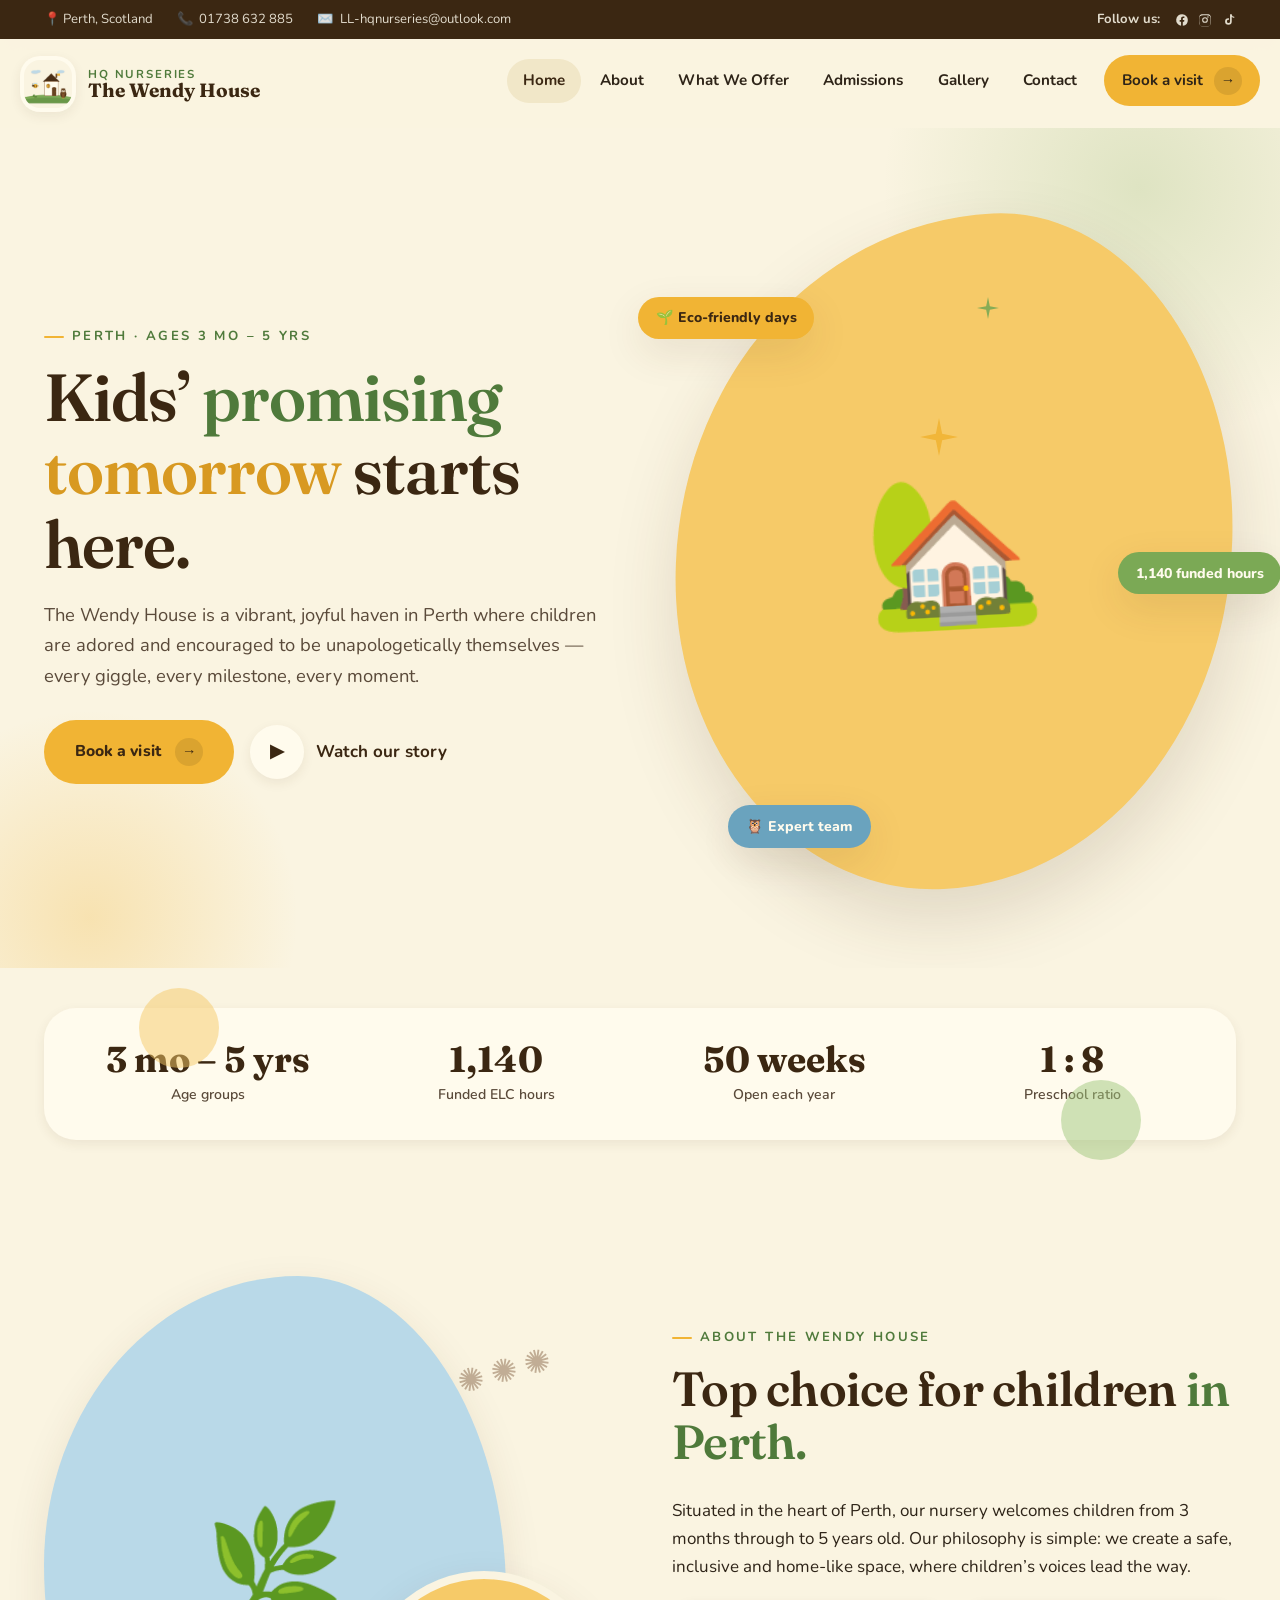
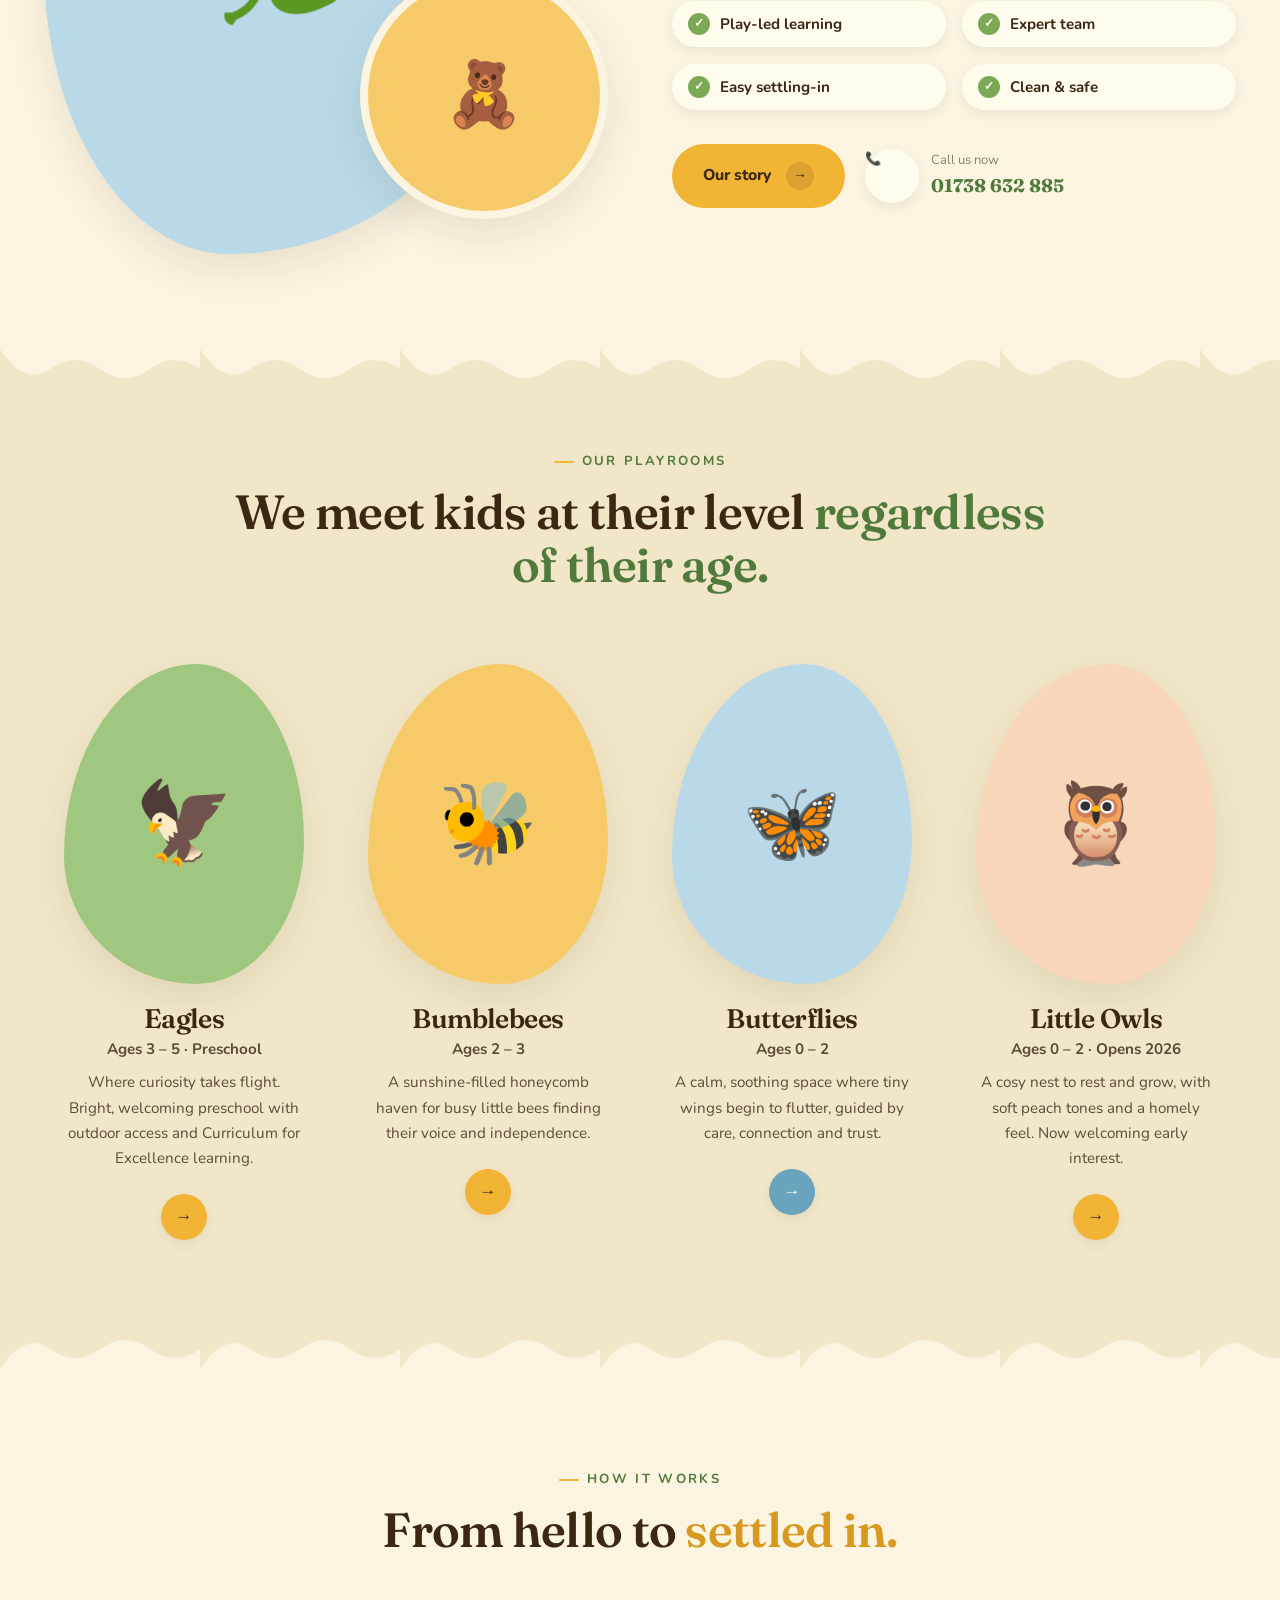
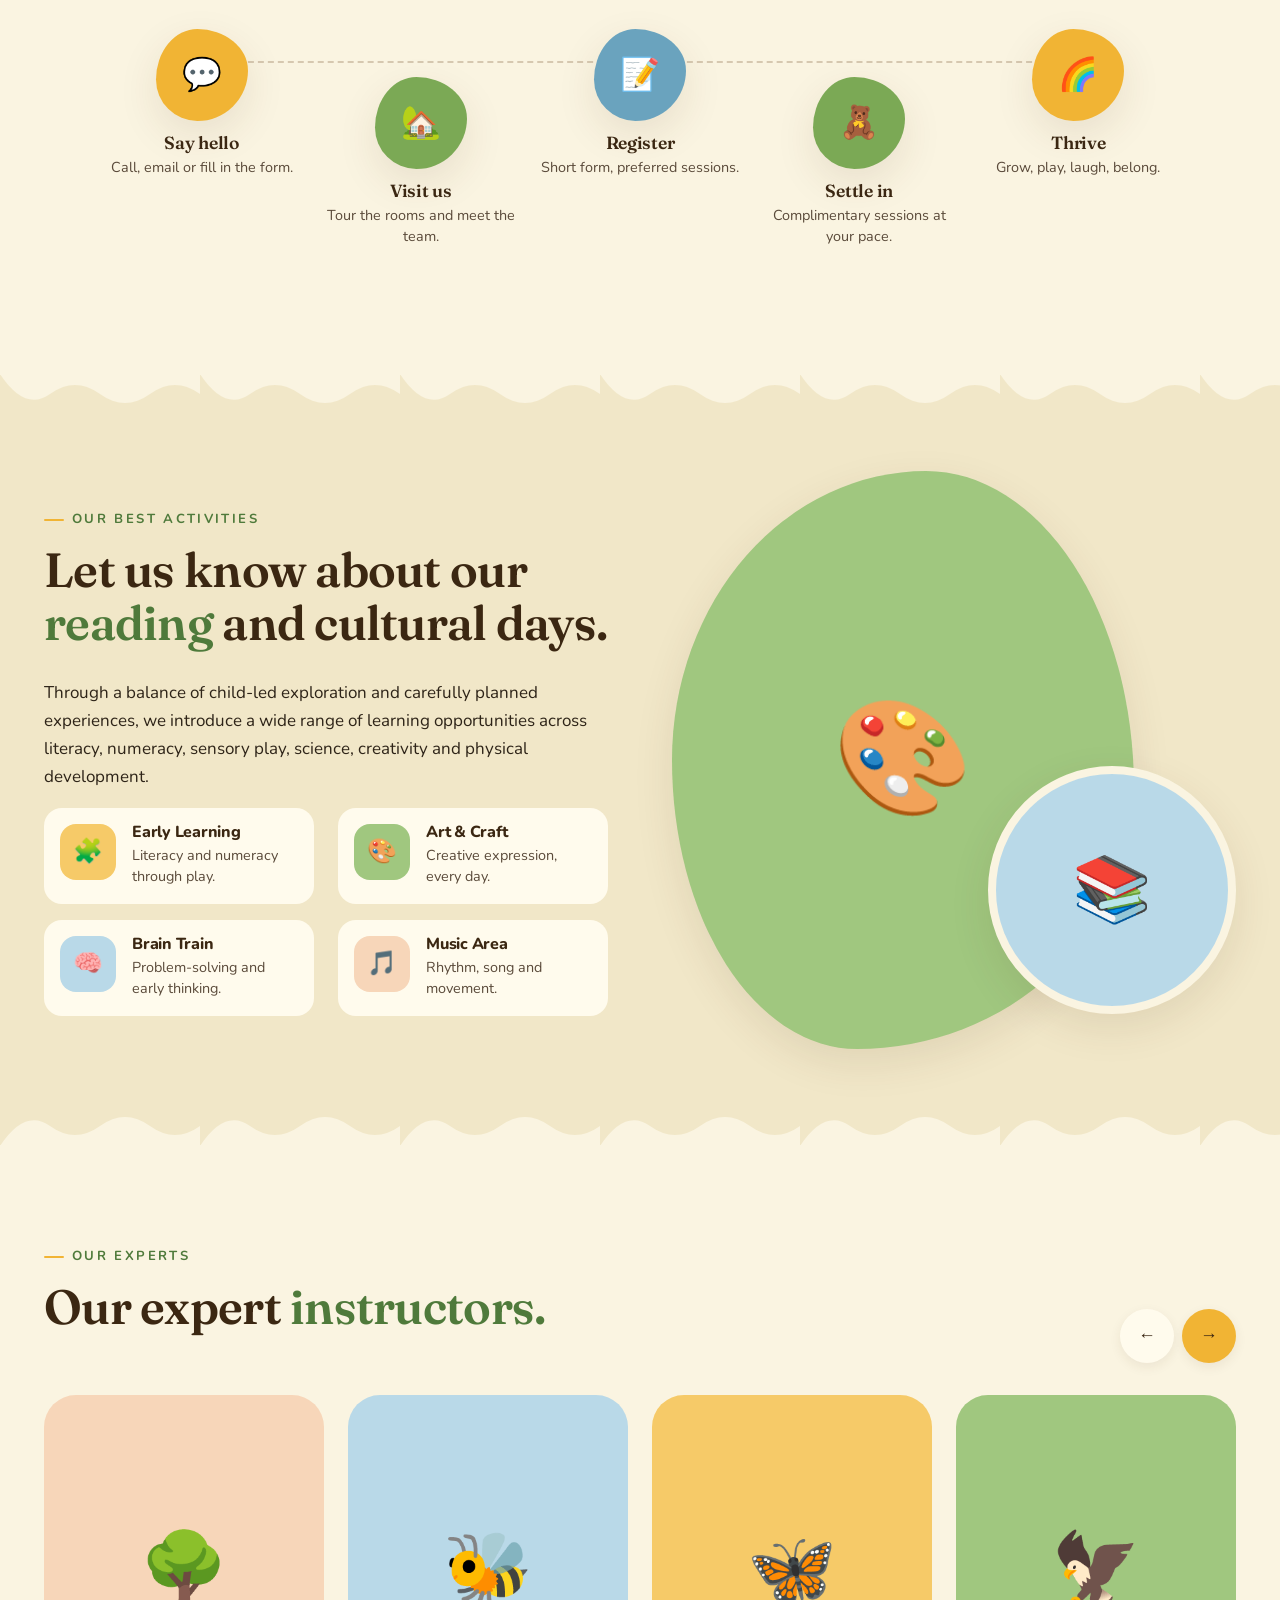
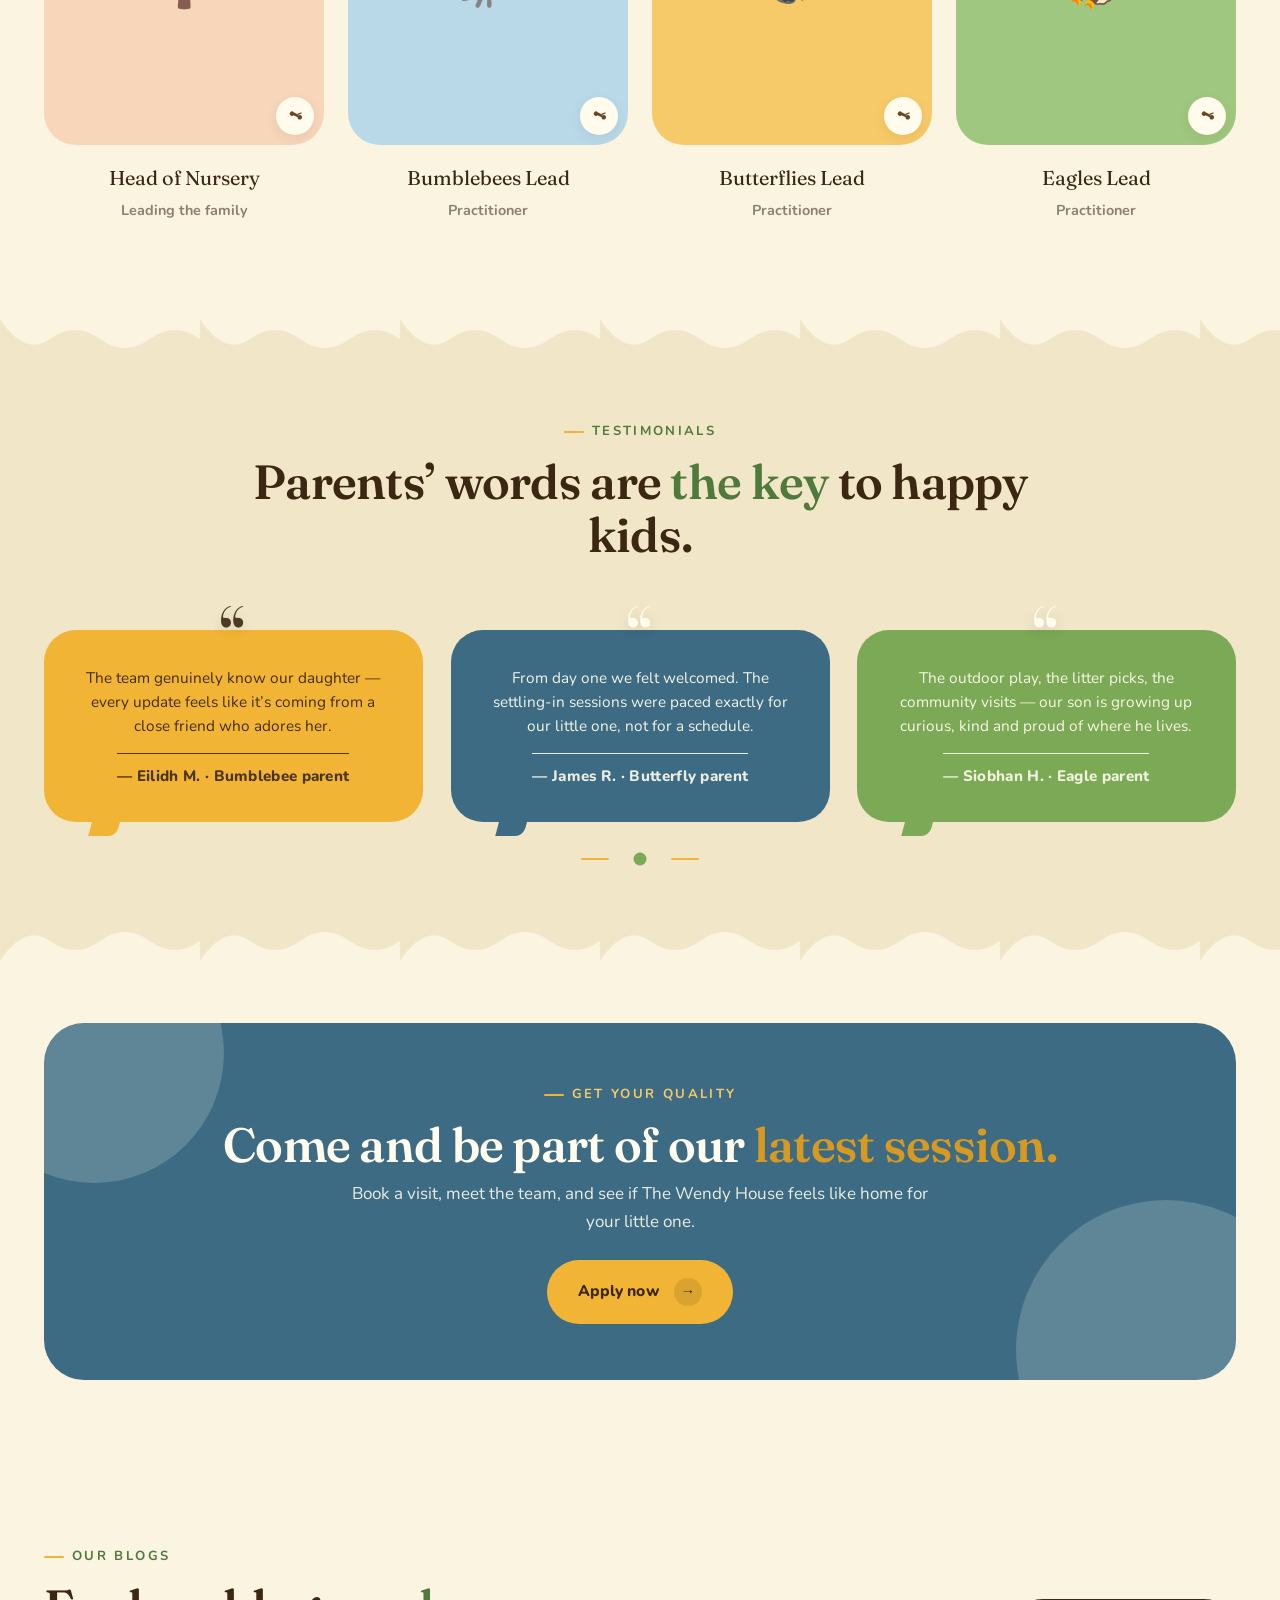
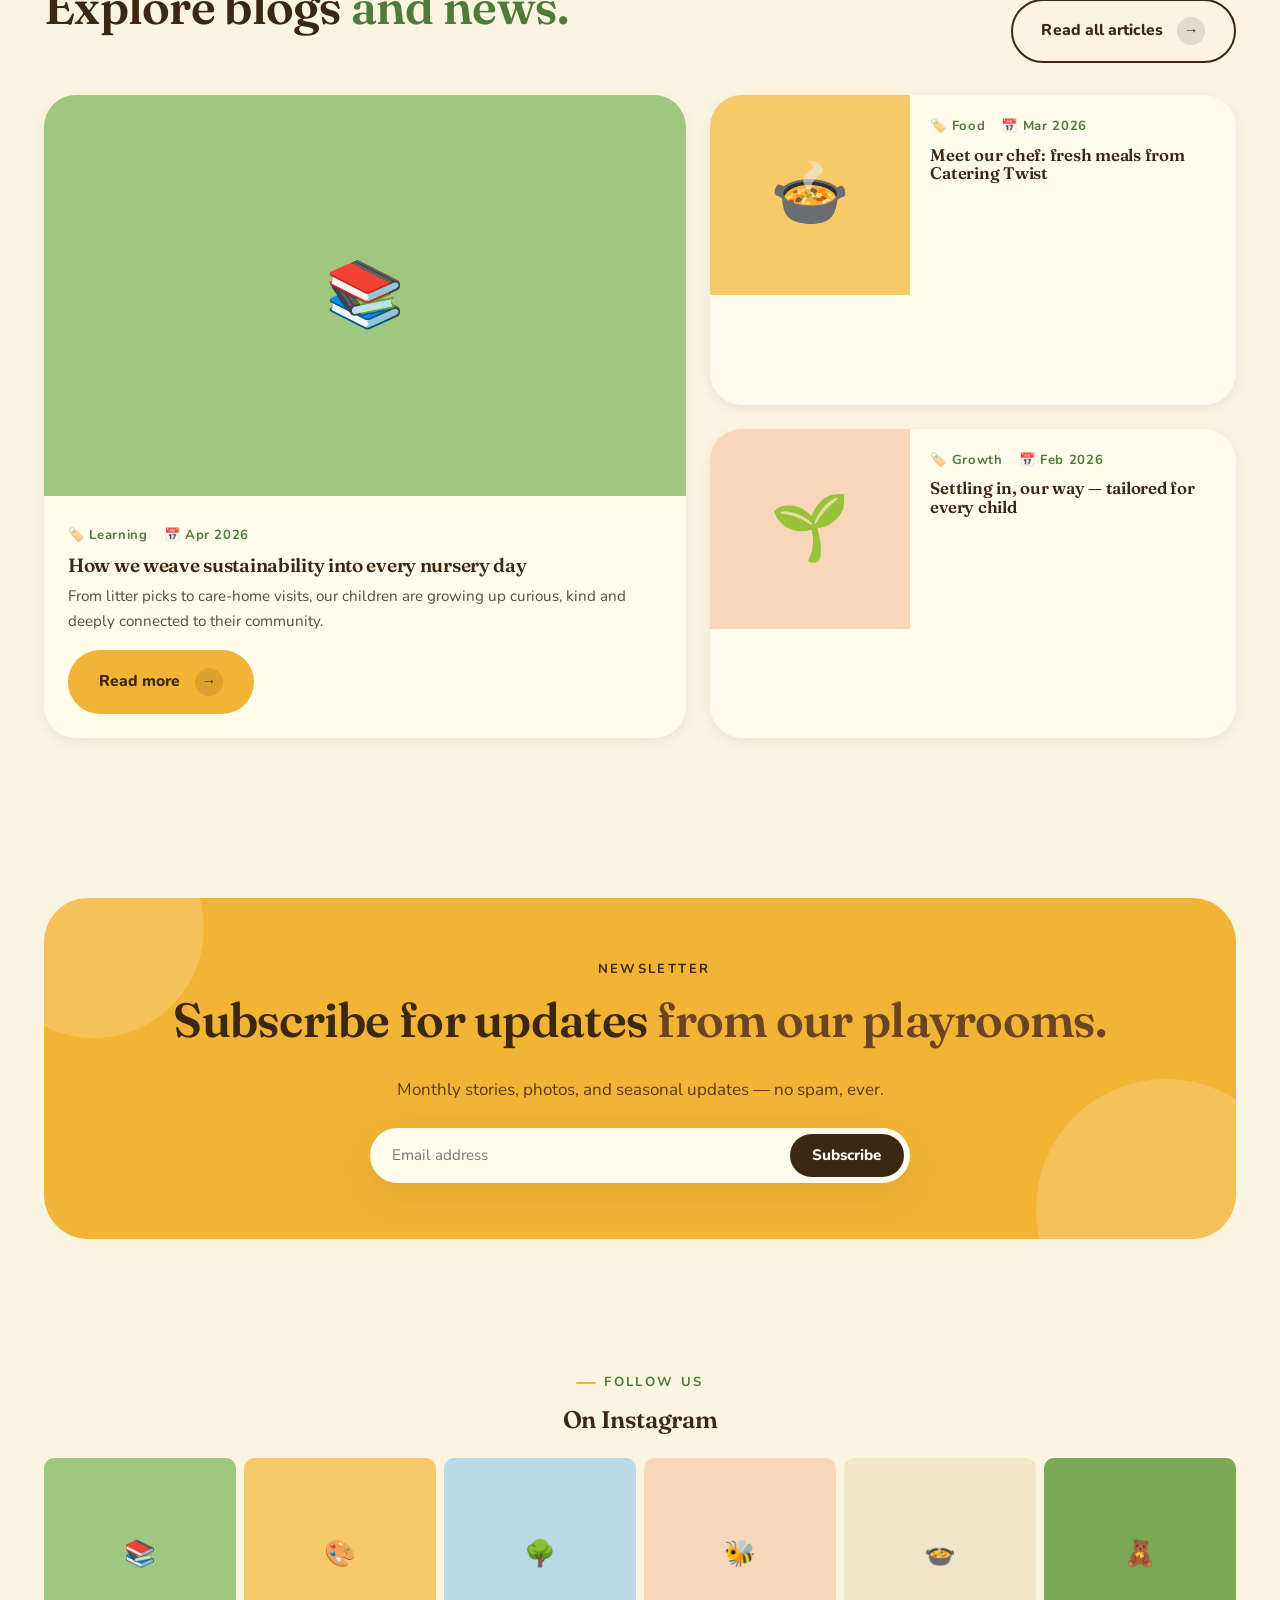
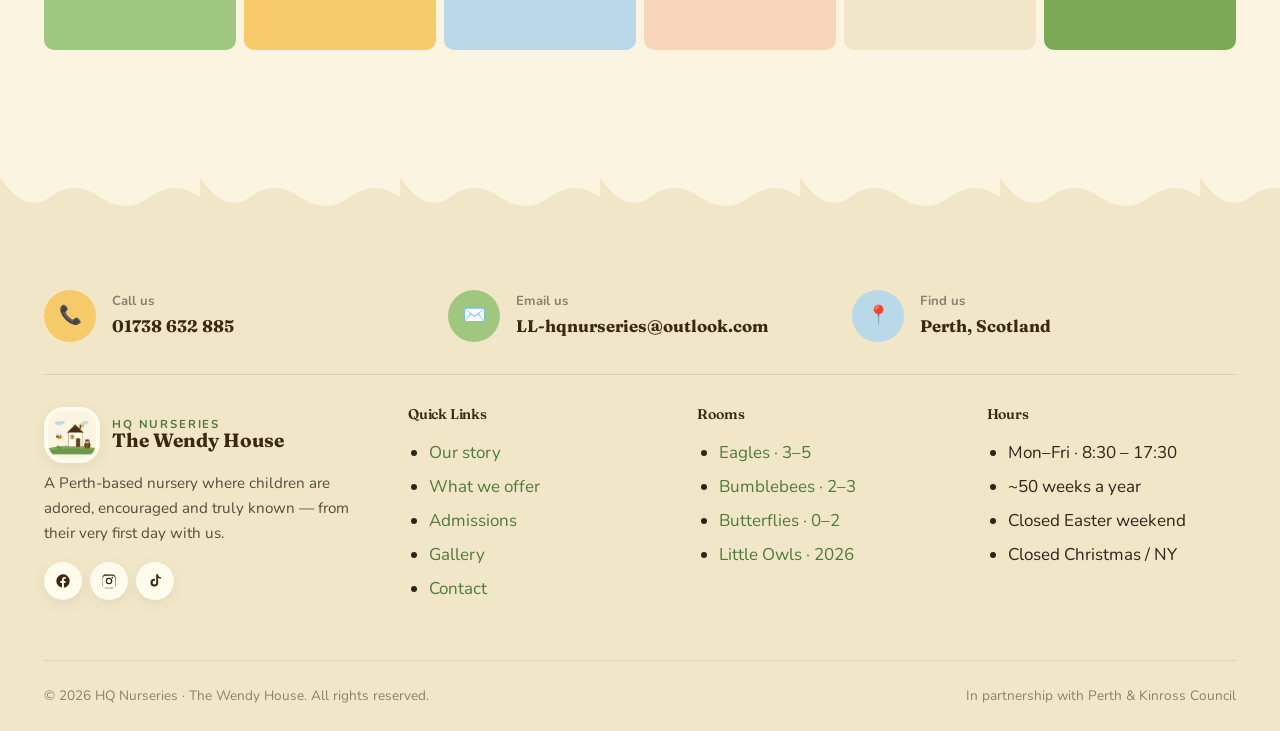
<file: index.html>
<!DOCTYPE html>
<html lang="en-GB">
<head>
  <meta charset="UTF-8" />
  <meta name="viewport" content="width=device-width, initial-scale=1.0" />
  <title>The Wendy House · HQ Nurseries · Perth Nursery for ages 3 months to 5 years</title>
  <meta name="description" content="The Wendy House, Perth — a warm, play-led nursery for children aged 3 months to 5 years. Funded childcare available." />
  <meta name="theme-color" content="#FAF4E1" />
  <link rel="icon" href="assets/logo-square.png" type="image/png" />
  <link rel="preconnect" href="https://fonts.googleapis.com" />
  <link rel="preconnect" href="https://fonts.gstatic.com" crossorigin />
  <link href="https://fonts.googleapis.com/css2?family=Fraunces:ital,opsz,wght@0,9..144,400;0,9..144,500;0,9..144,600;0,9..144,700;1,9..144,400;1,9..144,600&family=Nunito:wght@400;600;700;800&display=swap" rel="stylesheet" />
  <link rel="stylesheet" href="css/styles.css" />
</head>
<body>
  <a class="visually-hidden" href="#main">Skip to content</a>

  <!-- TOP BAR -->
  <div class="topbar">
    <div class="container topbar__grid">
      <div class="topbar__info">
        <span>📍 Perth, Scotland</span>
        <span>📞 <a href="tel:01738632885">01738 632 885</a></span>
        <span>✉️ <a href="mailto:LL-hqnurseries@outlook.com">LL-hqnurseries@outlook.com</a></span>
      </div>
      <div class="topbar__socials">
        <strong>Follow us:</strong>
        <a href="#" aria-label="Facebook"><svg viewBox="0 0 24 24"><path d="M22 12a10 10 0 1 0-11.6 9.9v-7H8v-3h2.4V9.8c0-2.4 1.4-3.7 3.6-3.7 1 0 2.1.2 2.1.2v2.3h-1.2c-1.2 0-1.5.7-1.5 1.5V12h2.6l-.4 3h-2.2v7A10 10 0 0 0 22 12Z"/></svg></a>
        <a href="#" aria-label="Instagram"><svg viewBox="0 0 24 24"><path d="M12 2.2c3.2 0 3.6 0 4.8.1 1.2.1 1.9.2 2.3.4.6.2 1 .5 1.5 1s.7.9 1 1.5c.2.4.3 1.1.4 2.3.1 1.2.1 1.6.1 4.8s0 3.6-.1 4.8c-.1 1.2-.2 1.9-.4 2.3-.2.6-.5 1-1 1.5s-.9.7-1.5 1c-.4.2-1.1.3-2.3.4-1.2.1-1.6.1-4.8.1s-3.6 0-4.8-.1c-1.2-.1-1.9-.2-2.3-.4-.6-.2-1-.5-1.5-1s-.7-.9-1-1.5c-.2-.4-.3-1.1-.4-2.3C2.2 15.6 2.2 15.2 2.2 12s0-3.6.1-4.8c.1-1.2.2-1.9.4-2.3.2-.6.5-1 1-1.5s.9-.7 1.5-1c.4-.2 1.1-.3 2.3-.4C8.4 2.2 8.8 2.2 12 2.2Zm0 1.8c-3.1 0-3.5 0-4.7.1-1.1.1-1.7.2-2.1.4-.5.2-.9.4-1.3.8-.4.4-.6.8-.8 1.3-.2.4-.3 1-.4 2.1-.1 1.2-.1 1.6-.1 4.7s0 3.5.1 4.7c.1 1.1.2 1.7.4 2.1.2.5.4.9.8 1.3.4.4.8.6 1.3.8.4.2 1 .3 2.1.4 1.2.1 1.6.1 4.7.1s3.5 0 4.7-.1c1.1-.1 1.7-.2 2.1-.4.5-.2.9-.4 1.3-.8.4-.4.6-.8.8-1.3.2-.4.3-1 .4-2.1.1-1.2.1-1.6.1-4.7s0-3.5-.1-4.7c-.1-1.1-.2-1.7-.4-2.1-.2-.5-.4-.9-.8-1.3-.4-.4-.8-.6-1.3-.8-.4-.2-1-.3-2.1-.4-1.2-.1-1.6-.1-4.7-.1Zm0 3.1a4.9 4.9 0 1 1 0 9.8 4.9 4.9 0 0 1 0-9.8Zm0 8a3.1 3.1 0 1 0 0-6.2 3.1 3.1 0 0 0 0 6.2Zm6.3-8.2a1.2 1.2 0 1 1-2.4 0 1.2 1.2 0 0 1 2.4 0Z"/></svg></a>
        <a href="#" aria-label="TikTok"><svg viewBox="0 0 24 24"><path d="M21 8.4a7.3 7.3 0 0 1-4.3-1.4v7.5a5.7 5.7 0 1 1-5.7-5.7c.3 0 .6 0 .9.1v3a2.7 2.7 0 1 0 1.9 2.6V2h2.9a4.4 4.4 0 0 0 4.3 4.4v2Z"/></svg></a>
      </div>
    </div>
  </div>

  <!-- HEADER -->
  <header class="site-header">
    <div class="container nav">
      <a class="brand" href="index.html" aria-label="The Wendy House, HQ Nurseries">
        <img class="brand__mark" src="assets/logo-square.png" alt="" />
        <span class="brand__text">
          <small>HQ Nurseries</small>
          <strong>The Wendy House</strong>
        </span>
      </a>
      <button class="nav__toggle" aria-label="Toggle navigation" aria-expanded="false" aria-controls="primary-nav"><span></span></button>
      <ul class="nav__links" id="primary-nav">
        <li><a href="index.html">Home</a></li>
        <li><a href="about.html">About</a></li>
        <li><a href="what-we-offer.html">What We Offer</a></li>
        <li><a href="admissions.html">Admissions</a></li>
        <li><a href="gallery.html">Gallery</a></li>
        <li><a href="contact.html">Contact</a></li>
        <li><a class="btn btn--primary nav__cta" href="admissions.html#enquire">Book a visit <span class="btn__arrow">→</span></a></li>
      </ul>
    </div>
  </header>

  <main id="main">

    <!-- HERO -->
    <section class="hero">
      <div class="container hero__grid">
        <div class="hero__copy">
          <span class="eyebrow">Perth · Ages 3 mo – 5 yrs</span>
          <h1>Kids’ <span class="hl-green">promising</span><br/><span class="hl-yellow">tomorrow</span> starts here.</h1>
          <p class="lead">The Wendy House is a vibrant, joyful haven in Perth where children are adored and encouraged to be unapologetically themselves — every giggle, every milestone, every moment.</p>
          <div class="hero__actions">
            <a class="btn btn--primary" href="admissions.html#enquire">Book a visit <span class="btn__arrow">→</span></a>
            <a class="hero__play" href="#">
              <span class="icon-btn icon-btn--light">▶</span>
              <span>Watch our story</span>
            </a>
          </div>
        </div>
        <div class="hero__visual">
          <!-- decorative sparkles -->
          <span class="deco deco--sparkle-a" aria-hidden="true">
            <svg viewBox="0 0 24 24" fill="#F1B434"><path d="M12 0 L14 10 L24 12 L14 14 L12 24 L10 14 L0 12 L10 10 Z"/></svg>
          </span>
          <span class="deco deco--sparkle-b" aria-hidden="true">
            <svg viewBox="0 0 24 24" fill="#7BA955"><path d="M12 0 L14 10 L24 12 L14 14 L12 24 L10 14 L0 12 L10 10 Z"/></svg>
          </span>
          <div class="blob blob--yellow" aria-hidden="true">
            <span style="font-size: 9rem;">🏡</span>
          </div>
          <span class="chip chip--yellow chip--a">🌱 Eco-friendly days</span>
          <span class="chip chip--green chip--b">1,140 funded hours</span>
          <span class="chip chip--blue chip--c">🦉 Expert team</span>
        </div>
      </div>
    </section>

    <!-- TRUST -->
    <section class="trust">
      <div class="container">
        <div class="trust__inner">
          <div class="trust__item">
            <strong>3 mo – 5 yrs</strong>
            <span>Age groups</span>
          </div>
          <div class="trust__item">
            <strong>1,140</strong>
            <span>Funded ELC hours</span>
          </div>
          <div class="trust__item">
            <strong>50 weeks</strong>
            <span>Open each year</span>
          </div>
          <div class="trust__item">
            <strong>1 : 8</strong>
            <span>Preschool ratio</span>
          </div>
        </div>
      </div>
    </section>

    <!-- ABOUT -->
    <section class="section">
      <div class="container two-col">
        <div class="image-cluster">
          <div class="image-cluster__main" aria-hidden="true">🌿</div>
          <div class="image-cluster__inset" aria-hidden="true">🧸</div>
          <span class="image-cluster__deco" aria-hidden="true">✺ ✺ ✺</span>
        </div>
        <div>
          <span class="eyebrow">About The Wendy House</span>
          <h2>Top choice for children <span class="hl-green">in Perth.</span></h2>
          <p>Situated in the heart of Perth, our nursery welcomes children from 3 months through to 5 years old. Our philosophy is simple: we create a safe, inclusive and home-like space, where children’s voices lead the way.</p>
          <ul class="checks">
            <li>Play-led learning</li>
            <li>Expert team</li>
            <li>Easy settling-in</li>
            <li>Clean &amp; safe</li>
          </ul>
          <div class="call-cluster">
            <a class="btn btn--primary" href="about.html">Our story <span class="btn__arrow">→</span></a>
            <div class="call-cluster__phone">
              <span class="icon-btn">📞</span>
              <div>
                <span>Call us now</span>
                <strong><a href="tel:01738632885">01738 632 885</a></strong>
              </div>
            </div>
          </div>
        </div>
      </div>
    </section>

    <!-- PROGRAMS (with cloud wave into cream-deep) -->
    <section class="section section--cream-deep wave-wrap">
      <span class="wave-top wave-cream" aria-hidden="true"></span>
      <div class="container">
        <div class="section-head">
          <span class="eyebrow">Our Playrooms</span>
          <h2>We meet kids at their level <span class="hl-green">regardless of their age.</span></h2>
        </div>
        <div class="programs">
          <article class="program program--green">
            <div class="program__frame" aria-hidden="true">🦅</div>
            <h3>Eagles</h3>
            <p class="program__age">Ages 3 – 5 · Preschool</p>
            <p>Where curiosity takes flight. Bright, welcoming preschool with outdoor access and Curriculum for Excellence learning.</p>
            <a class="program__arrow" href="what-we-offer.html#eagles" aria-label="About Eagles">→</a>
          </article>
          <article class="program program--yellow">
            <div class="program__frame" aria-hidden="true">🐝</div>
            <h3>Bumblebees</h3>
            <p class="program__age">Ages 2 – 3</p>
            <p>A sunshine-filled honeycomb haven for busy little bees finding their voice and independence.</p>
            <a class="program__arrow" href="what-we-offer.html#bumblebees" aria-label="About Bumblebees">→</a>
          </article>
          <article class="program program--blue">
            <div class="program__frame" aria-hidden="true">🦋</div>
            <h3>Butterflies</h3>
            <p class="program__age">Ages 0 – 2</p>
            <p>A calm, soothing space where tiny wings begin to flutter, guided by care, connection and trust.</p>
            <a class="program__arrow" href="what-we-offer.html#butterflies" aria-label="About Butterflies">→</a>
          </article>
          <article class="program program--peach">
            <div class="program__frame" aria-hidden="true">🦉</div>
            <h3>Little Owls</h3>
            <p class="program__age">Ages 0 – 2 · Opens 2026</p>
            <p>A cosy nest to rest and grow, with soft peach tones and a homely feel. Now welcoming early interest.</p>
            <a class="program__arrow" href="what-we-offer.html#owls" aria-label="About Little Owls">→</a>
          </article>
        </div>
      </div>
      <span class="wave-bottom wave-cream" aria-hidden="true"></span>
    </section>

    <!-- PROCESS STEPS -->
    <section class="section">
      <div class="container">
        <div class="section-head">
          <span class="eyebrow">How it works</span>
          <h2>From hello to <span class="hl-yellow">settled in.</span></h2>
        </div>
        <div class="steps">
          <div class="step">
            <div class="step__icon">💬</div>
            <h4>Say hello</h4>
            <p>Call, email or fill in the form.</p>
          </div>
          <div class="step">
            <div class="step__icon">🏡</div>
            <h4>Visit us</h4>
            <p>Tour the rooms and meet the team.</p>
          </div>
          <div class="step">
            <div class="step__icon">📝</div>
            <h4>Register</h4>
            <p>Short form, preferred sessions.</p>
          </div>
          <div class="step">
            <div class="step__icon">🧸</div>
            <h4>Settle in</h4>
            <p>Complimentary sessions at your pace.</p>
          </div>
          <div class="step">
            <div class="step__icon">🌈</div>
            <h4>Thrive</h4>
            <p>Grow, play, laugh, belong.</p>
          </div>
        </div>
      </div>
    </section>

    <!-- ACTIVITIES -->
    <section class="section section--cream-deep wave-wrap">
      <span class="wave-top wave-cream" aria-hidden="true"></span>
      <div class="container two-col two-col--reverse">
        <div class="image-cluster">
          <div class="image-cluster__main" style="background: var(--green-soft);" aria-hidden="true">🎨</div>
          <div class="image-cluster__inset" style="background: var(--blue);" aria-hidden="true">📚</div>
        </div>
        <div>
          <span class="eyebrow">Our best activities</span>
          <h2>Let us know about our <span class="hl-green">reading</span> and cultural days.</h2>
          <p>Through a balance of child-led exploration and carefully planned experiences, we introduce a wide range of learning opportunities across literacy, numeracy, sensory play, science, creativity and physical development.</p>
          <div class="activities">
            <div class="activity">
              <div class="activity__icon">🧩</div>
              <div>
                <h4>Early Learning</h4>
                <p>Literacy and numeracy through play.</p>
              </div>
            </div>
            <div class="activity">
              <div class="activity__icon">🎨</div>
              <div>
                <h4>Art &amp; Craft</h4>
                <p>Creative expression, every day.</p>
              </div>
            </div>
            <div class="activity">
              <div class="activity__icon">🧠</div>
              <div>
                <h4>Brain Train</h4>
                <p>Problem-solving and early thinking.</p>
              </div>
            </div>
            <div class="activity">
              <div class="activity__icon">🎵</div>
              <div>
                <h4>Music Area</h4>
                <p>Rhythm, song and movement.</p>
              </div>
            </div>
          </div>
        </div>
      </div>
      <span class="wave-bottom wave-cream" aria-hidden="true"></span>
    </section>

    <!-- TEAM -->
    <section class="section">
      <div class="container">
        <div style="display:flex; justify-content:space-between; align-items:flex-end; flex-wrap:wrap; gap: 1rem; margin-bottom: 2rem;">
          <div>
            <span class="eyebrow">Our Experts</span>
            <h2>Our expert <span class="hl-green">instructors.</span></h2>
          </div>
          <div style="display:flex; gap: 0.5rem;">
            <button class="icon-btn icon-btn--light" aria-label="Previous">←</button>
            <button class="icon-btn" aria-label="Next">→</button>
          </div>
        </div>
        <div class="team">
          <div class="team__member">
            <div class="team__photo" aria-hidden="true">🌳</div>
            <p class="team__name">Head of Nursery</p>
            <span class="team__role">Leading the family</span>
          </div>
          <div class="team__member">
            <div class="team__photo" aria-hidden="true">🐝</div>
            <p class="team__name">Bumblebees Lead</p>
            <span class="team__role">Practitioner</span>
          </div>
          <div class="team__member">
            <div class="team__photo" aria-hidden="true">🦋</div>
            <p class="team__name">Butterflies Lead</p>
            <span class="team__role">Practitioner</span>
          </div>
          <div class="team__member">
            <div class="team__photo" aria-hidden="true">🦅</div>
            <p class="team__name">Eagles Lead</p>
            <span class="team__role">Practitioner</span>
          </div>
        </div>
      </div>
    </section>

    <!-- TESTIMONIALS (speech bubbles) -->
    <section class="section section--cream-deep wave-wrap">
      <span class="wave-top wave-cream" aria-hidden="true"></span>
      <div class="container">
        <div class="section-head">
          <span class="eyebrow">Testimonials</span>
          <h2>Parents’ words are <span class="hl-green">the key</span> to happy kids.</h2>
        </div>
        <div class="testimonials">
          <article class="testimonial testimonial--yellow">
            <blockquote>The team genuinely know our daughter — every update feels like it’s coming from a close friend who adores her.</blockquote>
            <span class="testimonial__author">— Eilidh M. · Bumblebee parent</span>
          </article>
          <article class="testimonial testimonial--blue-dark">
            <blockquote>From day one we felt welcomed. The settling-in sessions were paced exactly for our little one, not for a schedule.</blockquote>
            <span class="testimonial__author">— James R. · Butterfly parent</span>
          </article>
          <article class="testimonial testimonial--green">
            <blockquote>The outdoor play, the litter picks, the community visits — our son is growing up curious, kind and proud of where he lives.</blockquote>
            <span class="testimonial__author">— Siobhan H. · Eagle parent</span>
          </article>
        </div>
        <div class="pagination">
          <span></span>
          <span class="is-active"></span>
          <span></span>
        </div>
      </div>
      <span class="wave-bottom wave-cream" aria-hidden="true"></span>
    </section>

    <!-- CTA BAND -->
    <section class="section section--tight">
      <div class="container">
        <div class="cta-band cta-band--blue">
          <span class="eyebrow" style="color: var(--yellow-soft);">Get your quality</span>
          <h2>Come and be part of our <span class="hl-yellow">latest session.</span></h2>
          <p>Book a visit, meet the team, and see if The Wendy House feels like home for your little one.</p>
          <a class="btn btn--primary" href="admissions.html#enquire">Apply now <span class="btn__arrow">→</span></a>
        </div>
      </div>
    </section>

    <!-- BLOG PREVIEW -->
    <section class="section">
      <div class="container">
        <div style="display:flex; justify-content:space-between; align-items:flex-end; flex-wrap:wrap; gap: 1rem; margin-bottom: 2rem;">
          <div>
            <span class="eyebrow">Our Blogs</span>
            <h2>Explore blogs <span class="hl-green">and news.</span></h2>
          </div>
          <a class="btn btn--ghost" href="#">Read all articles <span class="btn__arrow">→</span></a>
        </div>
        <div class="posts">
          <article class="post post--featured">
            <div class="post__image" aria-hidden="true">📚</div>
            <div class="post__body">
              <div class="post__meta"><span>🏷️ Learning</span><span>📅 Apr 2026</span></div>
              <h3>How we weave sustainability into every nursery day</h3>
              <p>From litter picks to care-home visits, our children are growing up curious, kind and deeply connected to their community.</p>
              <a class="btn btn--primary" href="#">Read more <span class="btn__arrow">→</span></a>
            </div>
          </article>
          <article class="post post--compact">
            <div class="post__image" aria-hidden="true">🍲</div>
            <div class="post__body">
              <div class="post__meta"><span>🏷️ Food</span><span>📅 Mar 2026</span></div>
              <h3>Meet our chef: fresh meals from Catering Twist</h3>
            </div>
          </article>
          <article class="post post--compact">
            <div class="post__image" aria-hidden="true">🌱</div>
            <div class="post__body">
              <div class="post__meta"><span>🏷️ Growth</span><span>📅 Feb 2026</span></div>
              <h3>Settling in, our way — tailored for every child</h3>
            </div>
          </article>
        </div>
      </div>
    </section>

    <!-- NEWSLETTER -->
    <section class="section section--tight">
      <div class="container">
        <div class="newsletter">
          <span class="eyebrow" style="color: var(--brown-deep);">Newsletter</span>
          <h2>Subscribe for updates <span class="hl-brown">from our playrooms.</span></h2>
          <p>Monthly stories, photos, and seasonal updates — no spam, ever.</p>
          <form class="newsletter__form">
            <input type="email" placeholder="Email address" required />
            <button type="submit">Subscribe</button>
          </form>
        </div>
      </div>
    </section>

    <!-- INSTAGRAM -->
    <section class="section section--tight">
      <div class="container">
        <div class="section-head" style="margin-bottom: 1rem;">
          <span class="eyebrow">Follow us</span>
          <h2 style="font-size: 1.5rem;">On Instagram</h2>
        </div>
        <div class="insta" aria-label="Instagram preview tiles">
          <div class="insta__tile">📚</div>
          <div class="insta__tile">🎨</div>
          <div class="insta__tile">🌳</div>
          <div class="insta__tile">🐝</div>
          <div class="insta__tile">🍲</div>
          <div class="insta__tile">🧸</div>
        </div>
      </div>
    </section>

  </main>

  <!-- FOOTER -->
  <footer class="site-footer">
    <div class="container">
      <div class="footer__contacts">
        <div class="footer__contact">
          <div class="footer__contact-icon">📞</div>
          <div>
            <small>Call us</small>
            <strong><a href="tel:01738632885">01738 632 885</a></strong>
          </div>
        </div>
        <div class="footer__contact">
          <div class="footer__contact-icon">✉️</div>
          <div>
            <small>Email us</small>
            <strong><a href="mailto:LL-hqnurseries@outlook.com">LL-hqnurseries@outlook.com</a></strong>
          </div>
        </div>
        <div class="footer__contact">
          <div class="footer__contact-icon">📍</div>
          <div>
            <small>Find us</small>
            <strong>Perth, Scotland</strong>
          </div>
        </div>
      </div>

      <div class="footer__grid">
        <div>
          <a class="brand" href="index.html">
            <img class="brand__mark" src="assets/logo-square.png" alt="" />
            <span class="brand__text"><small>HQ Nurseries</small><strong>The Wendy House</strong></span>
          </a>
          <p class="footer__blurb">A Perth-based nursery where children are adored, encouraged and truly known — from their very first day with us.</p>
          <div class="socials" aria-label="Social links">
            <a href="#" aria-label="Facebook"><svg viewBox="0 0 24 24"><path d="M22 12a10 10 0 1 0-11.6 9.9v-7H8v-3h2.4V9.8c0-2.4 1.4-3.7 3.6-3.7 1 0 2.1.2 2.1.2v2.3h-1.2c-1.2 0-1.5.7-1.5 1.5V12h2.6l-.4 3h-2.2v7A10 10 0 0 0 22 12Z"/></svg></a>
            <a href="#" aria-label="Instagram"><svg viewBox="0 0 24 24"><path d="M12 2.2c3.2 0 3.6 0 4.8.1 1.2.1 1.9.2 2.3.4.6.2 1 .5 1.5 1s.7.9 1 1.5c.2.4.3 1.1.4 2.3.1 1.2.1 1.6.1 4.8s0 3.6-.1 4.8c-.1 1.2-.2 1.9-.4 2.3-.2.6-.5 1-1 1.5s-.9.7-1.5 1c-.4.2-1.1.3-2.3.4-1.2.1-1.6.1-4.8.1s-3.6 0-4.8-.1c-1.2-.1-1.9-.2-2.3-.4-.6-.2-1-.5-1.5-1s-.7-.9-1-1.5c-.2-.4-.3-1.1-.4-2.3C2.2 15.6 2.2 15.2 2.2 12s0-3.6.1-4.8c.1-1.2.2-1.9.4-2.3.2-.6.5-1 1-1.5s.9-.7 1.5-1c.4-.2 1.1-.3 2.3-.4C8.4 2.2 8.8 2.2 12 2.2Zm0 1.8c-3.1 0-3.5 0-4.7.1-1.1.1-1.7.2-2.1.4-.5.2-.9.4-1.3.8-.4.4-.6.8-.8 1.3-.2.4-.3 1-.4 2.1-.1 1.2-.1 1.6-.1 4.7s0 3.5.1 4.7c.1 1.1.2 1.7.4 2.1.2.5.4.9.8 1.3.4.4.8.6 1.3.8.4.2 1 .3 2.1.4 1.2.1 1.6.1 4.7.1s3.5 0 4.7-.1c1.1-.1 1.7-.2 2.1-.4.5-.2.9-.4 1.3-.8.4-.4.6-.8.8-1.3.2-.4.3-1 .4-2.1.1-1.2.1-1.6.1-4.7s0-3.5-.1-4.7c-.1-1.1-.2-1.7-.4-2.1-.2-.5-.4-.9-.8-1.3-.4-.4-.8-.6-1.3-.8-.4-.2-1-.3-2.1-.4-1.2-.1-1.6-.1-4.7-.1Zm0 3.1a4.9 4.9 0 1 1 0 9.8 4.9 4.9 0 0 1 0-9.8Zm0 8a3.1 3.1 0 1 0 0-6.2 3.1 3.1 0 0 0 0 6.2Zm6.3-8.2a1.2 1.2 0 1 1-2.4 0 1.2 1.2 0 0 1 2.4 0Z"/></svg></a>
            <a href="#" aria-label="TikTok"><svg viewBox="0 0 24 24"><path d="M21 8.4a7.3 7.3 0 0 1-4.3-1.4v7.5a5.7 5.7 0 1 1-5.7-5.7c.3 0 .6 0 .9.1v3a2.7 2.7 0 1 0 1.9 2.6V2h2.9a4.4 4.4 0 0 0 4.3 4.4v2Z"/></svg></a>
          </div>
        </div>
        <div>
          <h5>Quick Links</h5>
          <ul>
            <li><a href="about.html">Our story</a></li>
            <li><a href="what-we-offer.html">What we offer</a></li>
            <li><a href="admissions.html">Admissions</a></li>
            <li><a href="gallery.html">Gallery</a></li>
            <li><a href="contact.html">Contact</a></li>
          </ul>
        </div>
        <div>
          <h5>Rooms</h5>
          <ul>
            <li><a href="what-we-offer.html#eagles">Eagles · 3–5</a></li>
            <li><a href="what-we-offer.html#bumblebees">Bumblebees · 2–3</a></li>
            <li><a href="what-we-offer.html#butterflies">Butterflies · 0–2</a></li>
            <li><a href="what-we-offer.html#owls">Little Owls · 2026</a></li>
          </ul>
        </div>
        <div>
          <h5>Hours</h5>
          <ul>
            <li>Mon–Fri · 8:30 – 17:30</li>
            <li>~50 weeks a year</li>
            <li>Closed Easter weekend</li>
            <li>Closed Christmas / NY</li>
          </ul>
        </div>
      </div>

      <div class="footer__legal">
        <span>© <span id="year"></span> HQ Nurseries · The Wendy House. All rights reserved.</span>
        <span>In partnership with Perth &amp; Kinross Council</span>
      </div>
    </div>
  </footer>

  <button class="to-top" aria-label="Scroll to top">↑</button>

  <script src="js/main.js"></script>
</body>
</html>
</file>
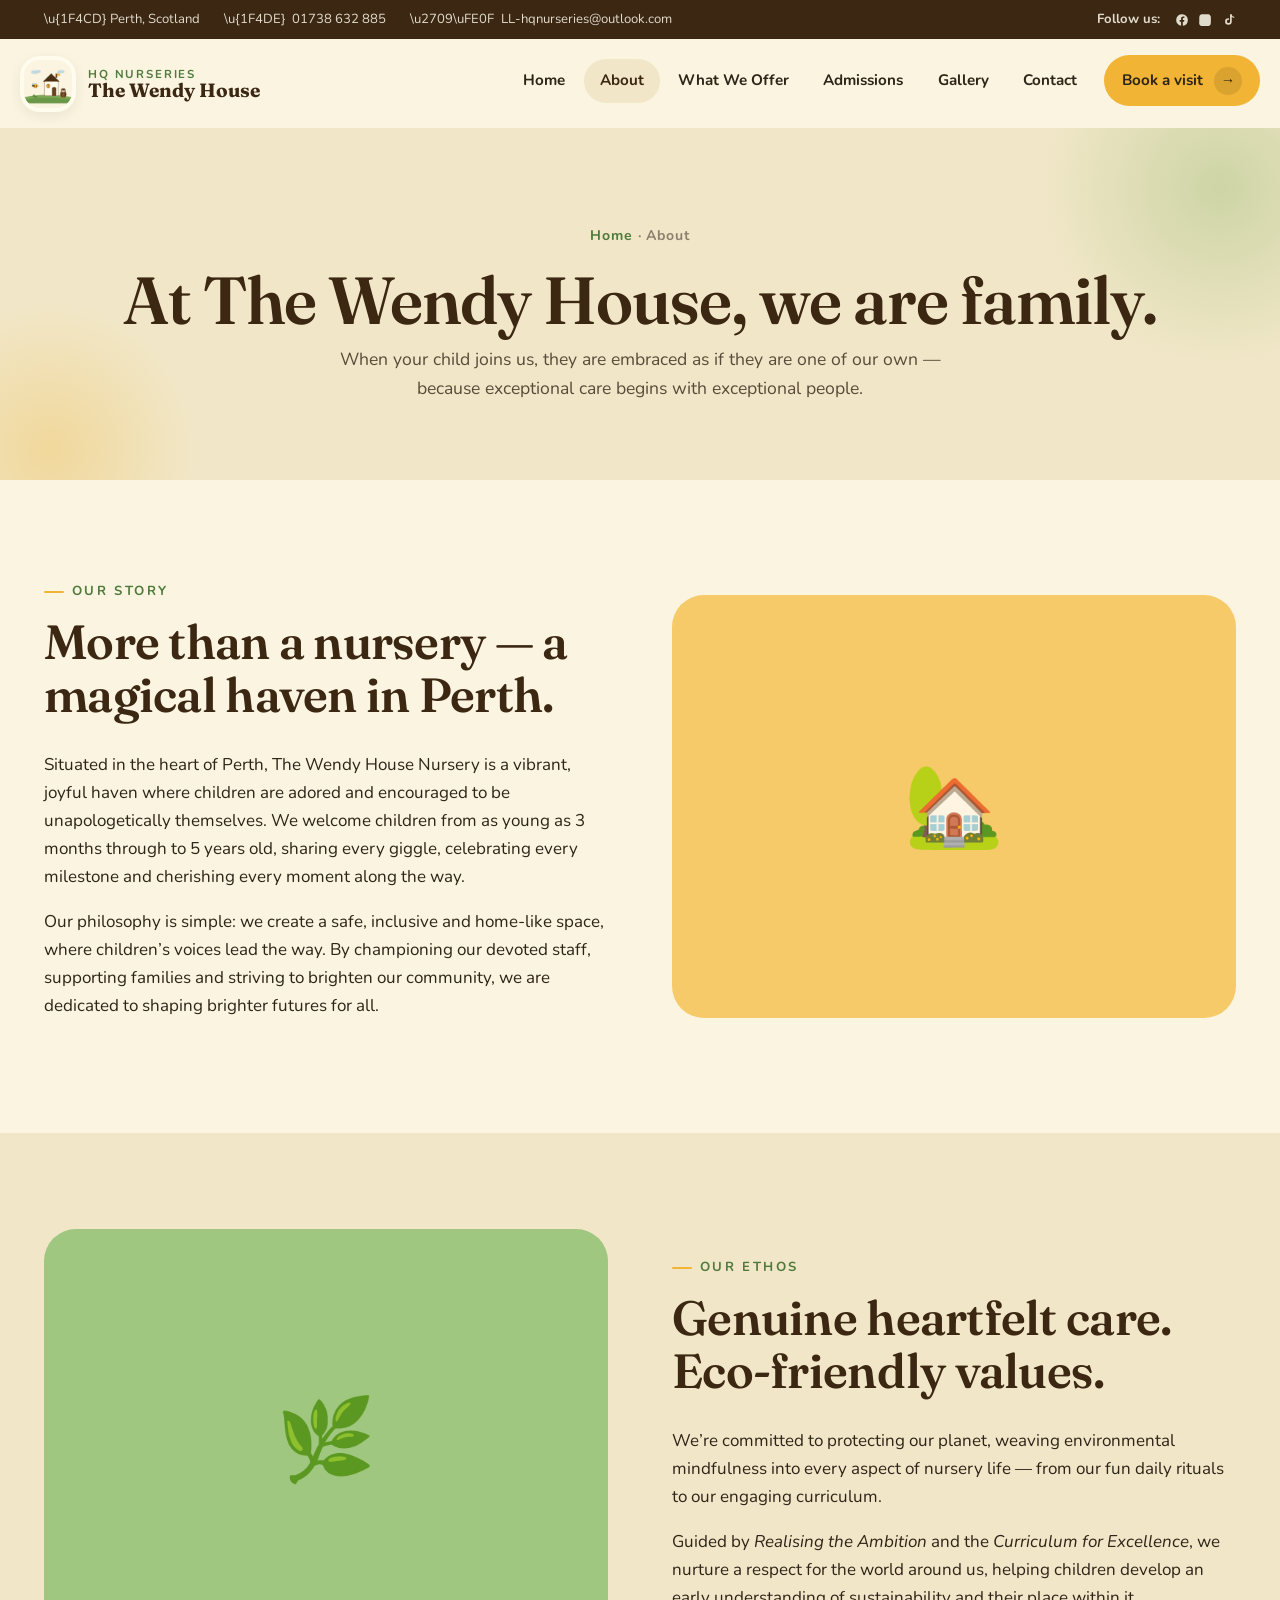
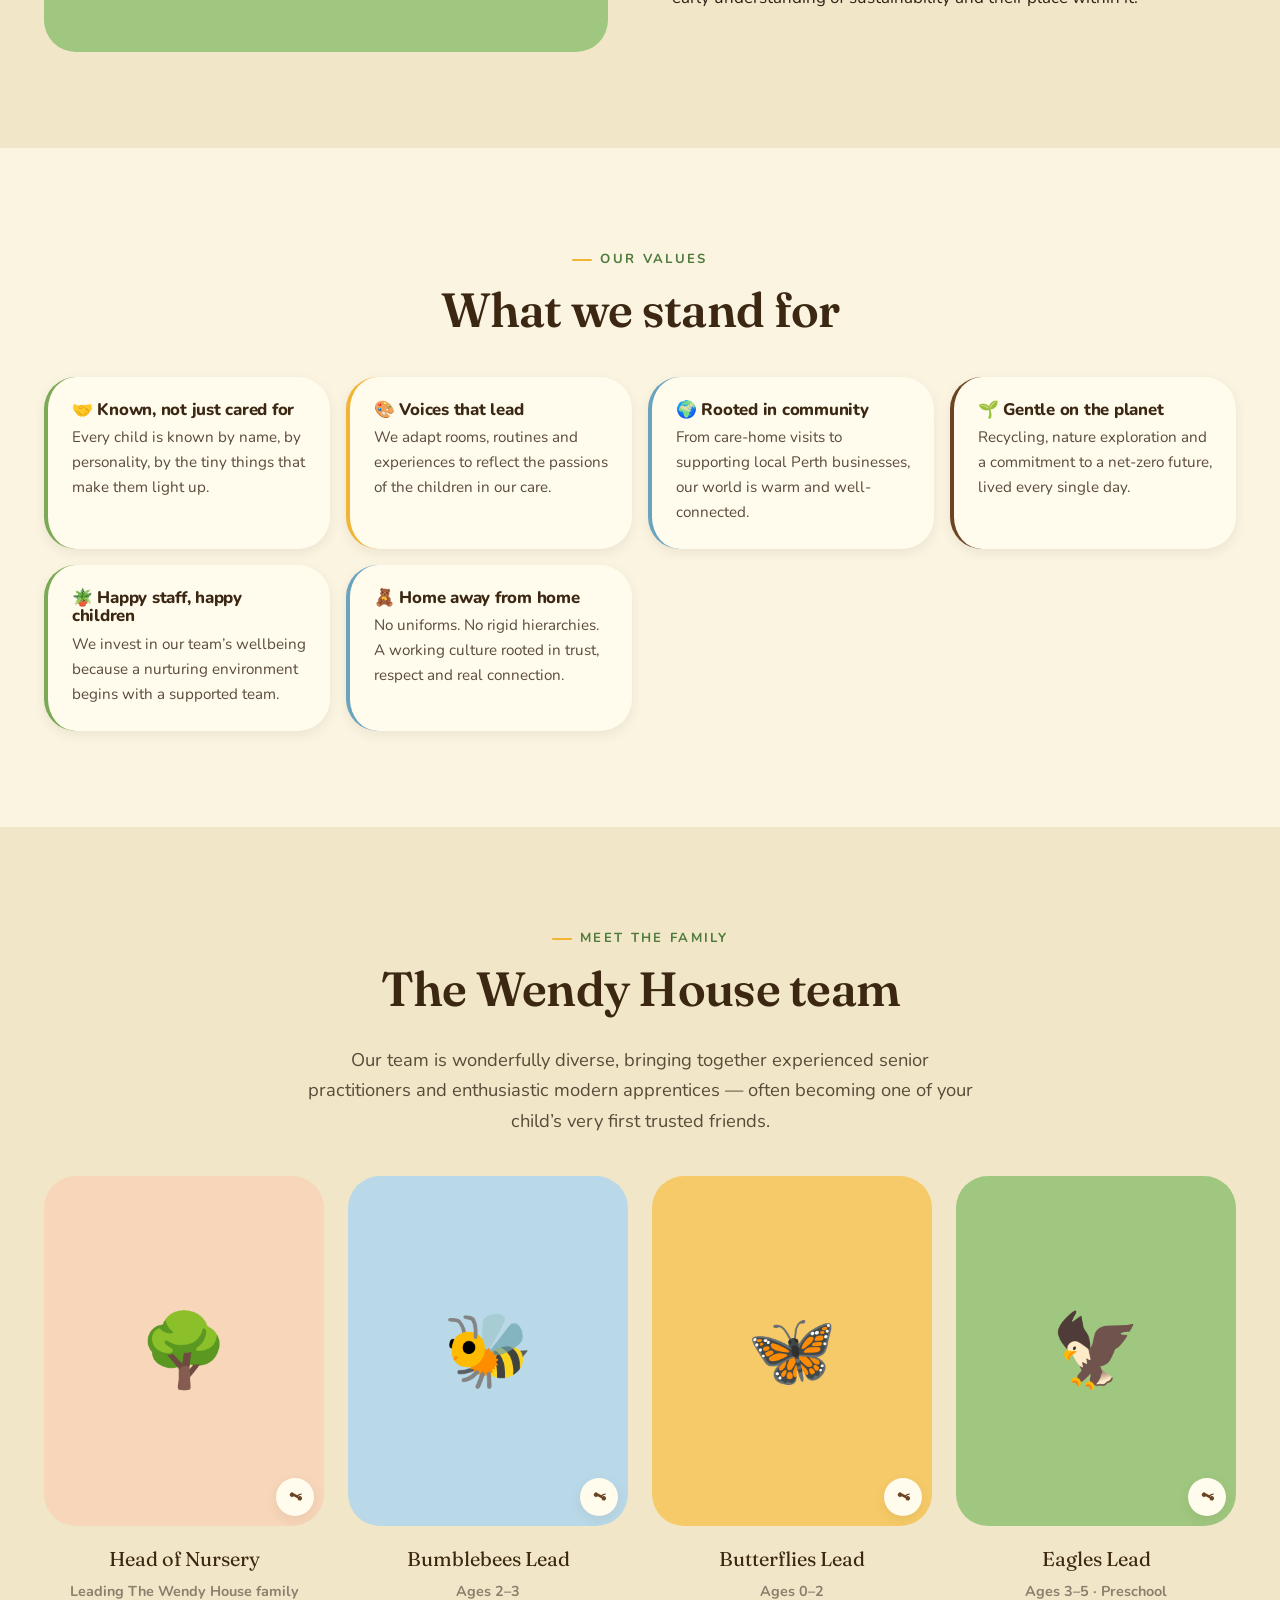
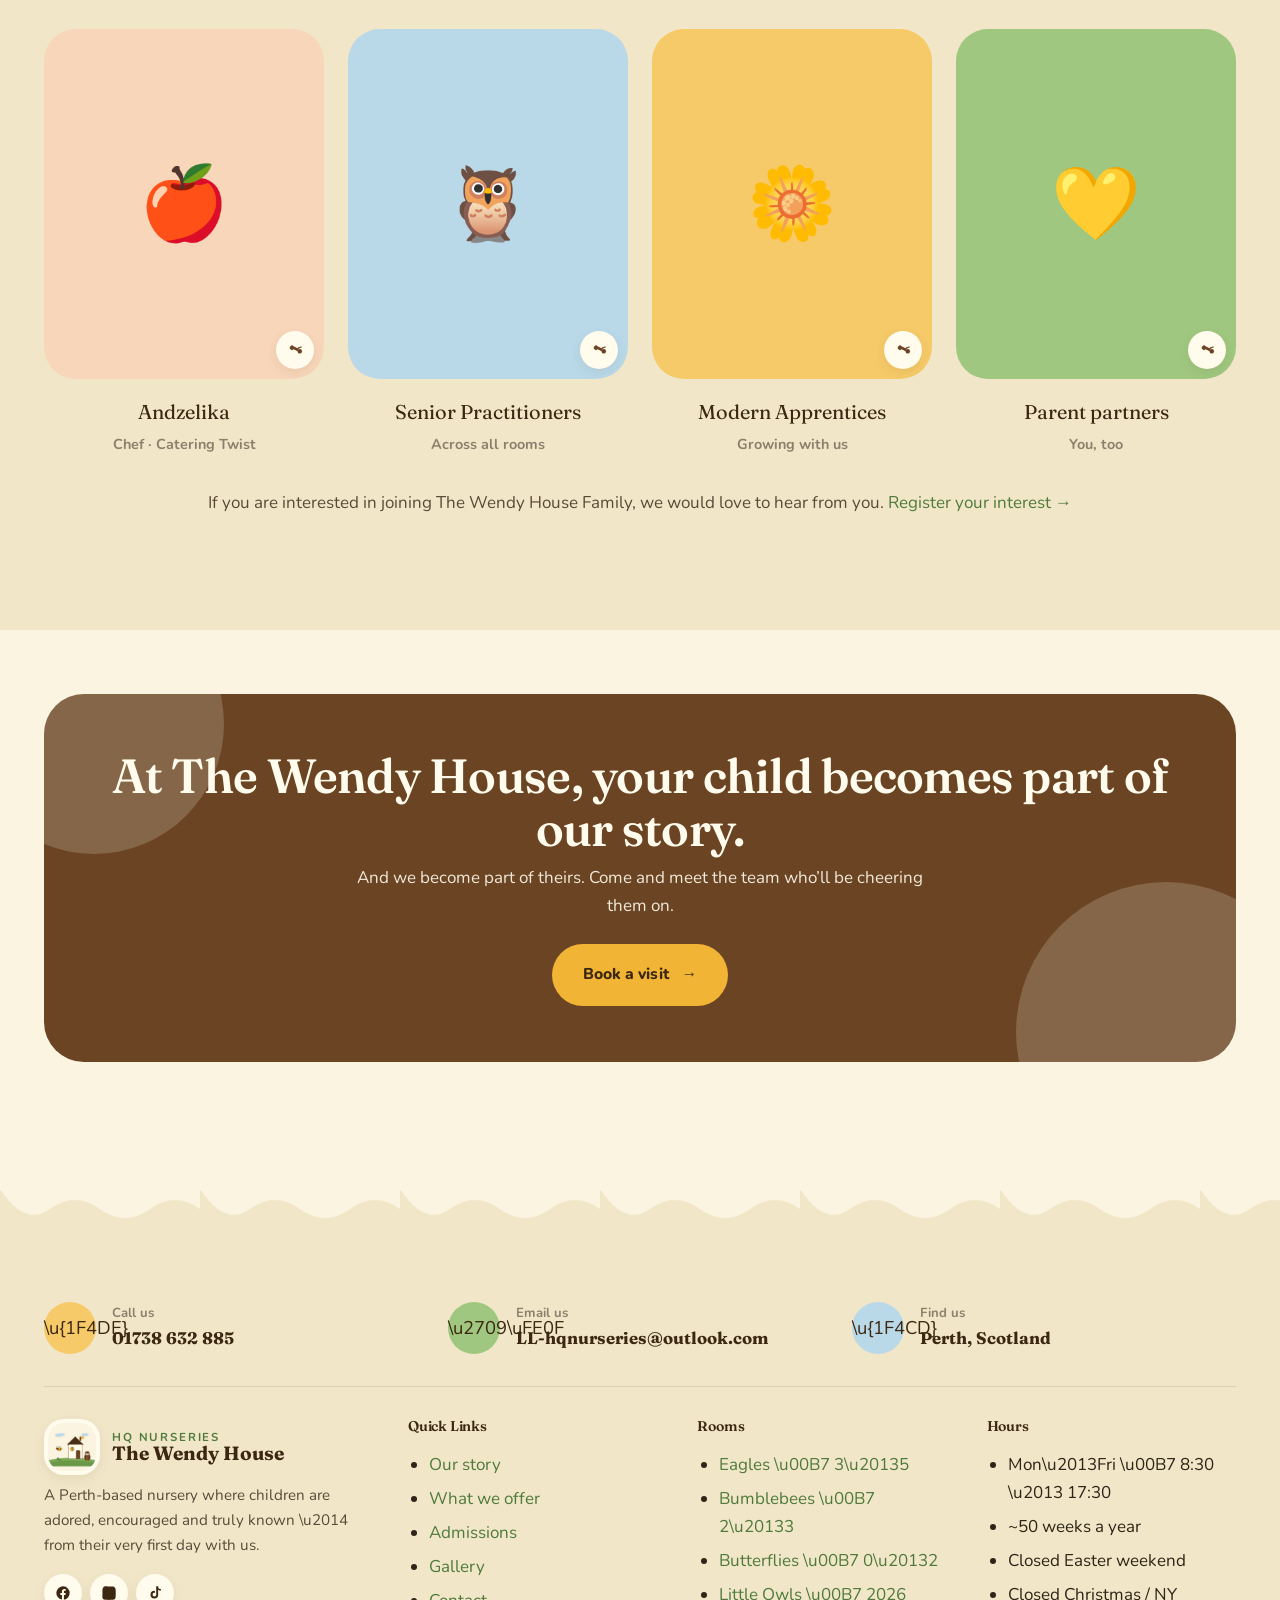
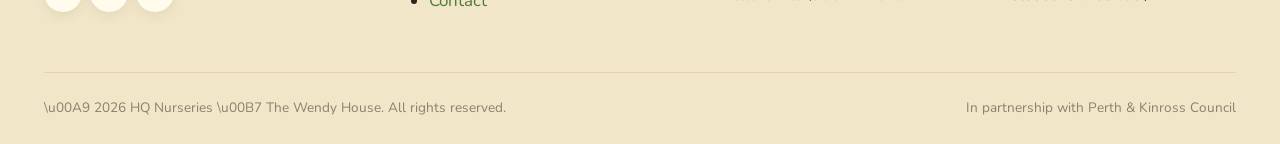
<file: about.html>
<!DOCTYPE html>
<html lang="en-GB">
<head>
  <meta charset="UTF-8" />
  <meta name="viewport" content="width=device-width, initial-scale=1.0" />
  <title>About · The Wendy House · HQ Nurseries, Perth</title>
  <meta name="description" content="Meet The Wendy House family — our story, our team, and the values that shape our Perth nursery." />
  <meta name="theme-color" content="#FAF4E1" />
  <link rel="icon" href="assets/logo-square.png" type="image/png" />
  <link rel="preconnect" href="https://fonts.googleapis.com" />
  <link rel="preconnect" href="https://fonts.gstatic.com" crossorigin />
  <link href="https://fonts.googleapis.com/css2?family=Fraunces:ital,opsz,wght@0,9..144,400;0,9..144,500;0,9..144,600;1,9..144,400&family=Nunito:wght@400;600;700;800&display=swap" rel="stylesheet" />
  <link rel="stylesheet" href="css/styles.css" />
</head>
<body>
  <a class="visually-hidden" href="#main">Skip to content</a>

  <!-- TOP BAR -->
  <div class="topbar">
    <div class="container topbar__grid">
      <div class="topbar__info">
        <span>\u{1F4CD} Perth, Scotland</span>
        <span>\u{1F4DE} <a href="tel:01738632885">01738 632 885</a></span>
        <span>\u2709\uFE0F <a href="mailto:LL-hqnurseries@outlook.com">LL-hqnurseries@outlook.com</a></span>
      </div>
      <div class="topbar__socials">
        <strong>Follow us:</strong>
        <a href="#" aria-label="Facebook"><svg viewBox="0 0 24 24"><path d="M22 12a10 10 0 1 0-11.6 9.9v-7H8v-3h2.4V9.8c0-2.4 1.4-3.7 3.6-3.7 1 0 2.1.2 2.1.2v2.3h-1.2c-1.2 0-1.5.7-1.5 1.5V12h2.6l-.4 3h-2.2v7A10 10 0 0 0 22 12Z"/></svg></a>
        <a href="#" aria-label="Instagram"><svg viewBox="0 0 24 24"><path d="M12 2.2c3.2 0 3.6 0 4.8.1 1.2.1 1.9.2 2.3.4.6.2 1 .5 1.5 1s.7.9 1 1.5c.2.4.3 1.1.4 2.3.1 1.2.1 1.6.1 4.8s0 3.6-.1 4.8c-.1 1.2-.2 1.9-.4 2.3-.2.6-.5 1-1 1.5s-.9.7-1.5 1c-.4.2-1.1.3-2.3.4-1.2.1-1.6.1-4.8.1s-3.6 0-4.8-.1c-1.2-.1-1.9-.2-2.3-.4-.6-.2-1-.5-1.5-1s-.7-.9-1-1.5c-.2-.4-.3-1.1-.4-2.3C2.2 15.6 2.2 15.2 2.2 12s0-3.6.1-4.8c.1-1.2.2-1.9.4-2.3.2-.6.5-1 1-1.5s.9-.7 1.5-1c.4-.2 1.1-.3 2.3-.4C8.4 2.2 8.8 2.2 12 2.2Z"/></svg></a>
        <a href="#" aria-label="TikTok"><svg viewBox="0 0 24 24"><path d="M21 8.4a7.3 7.3 0 0 1-4.3-1.4v7.5a5.7 5.7 0 1 1-5.7-5.7c.3 0 .6 0 .9.1v3a2.7 2.7 0 1 0 1.9 2.6V2h2.9a4.4 4.4 0 0 0 4.3 4.4v2Z"/></svg></a>
      </div>
    </div>
  </div>

  <header class="site-header">
    <div class="container nav">
      <a class="brand" href="index.html">
        <img class="brand__mark" src="assets/logo-square.png" alt="" />
        <span class="brand__text"><small>HQ Nurseries</small><strong>The Wendy House</strong></span>
      </a>
      <button class="nav__toggle" aria-label="Toggle navigation" aria-expanded="false" aria-controls="primary-nav"><span></span></button>
      <ul class="nav__links" id="primary-nav">
        <li><a href="index.html">Home</a></li>
        <li><a href="about.html">About</a></li>
        <li><a href="what-we-offer.html">What We Offer</a></li>
        <li><a href="admissions.html">Admissions</a></li>
        <li><a href="gallery.html">Gallery</a></li>
        <li><a href="contact.html">Contact</a></li>
        <li><a class="btn btn--primary nav__cta" href="admissions.html#enquire">Book a visit <span class="btn__arrow">→</span></a></li>
      </ul>
    </div>
  </header>

  <main id="main">

    <section class="page-hero">
      <div class="container">
        <div class="crumbs"><a href="index.html">Home</a> · About</div>
        <h1>At The Wendy House, we are family.</h1>
        <p>When your child joins us, they are embraced as if they are one of our own — because exceptional care begins with exceptional people.</p>
      </div>
    </section>

    <section class="section">
      <div class="container two-col">
        <div>
          <span class="eyebrow">Our story</span>
          <h2>More than a nursery — a magical haven in Perth.</h2>
          <p>Situated in the heart of Perth, The Wendy House Nursery is a vibrant, joyful haven where children are adored and encouraged to be unapologetically themselves. We welcome children from as young as 3 months through to 5 years old, sharing every giggle, celebrating every milestone and cherishing every moment along the way.</p>
          <p>Our philosophy is simple: we create a safe, inclusive and home-like space, where children’s voices lead the way. By championing our devoted staff, supporting families and striving to brighten our community, we are dedicated to shaping brighter futures for all.</p>
        </div>
        <div class="two-col__image two-col__image--yellow" aria-hidden="true">🏡</div>
      </div>
    </section>

    <section class="section section--cream-deep">
      <div class="container two-col two-col--reverse">
        <div>
          <span class="eyebrow">Our ethos</span>
          <h2>Genuine heartfelt care. Eco-friendly values.</h2>
          <p>We’re committed to protecting our planet, weaving environmental mindfulness into every aspect of nursery life — from our fun daily rituals to our engaging curriculum.</p>
          <p>Guided by <em>Realising the Ambition</em> and the <em>Curriculum for Excellence</em>, we nurture a respect for the world around us, helping children develop an early understanding of sustainability and their place within it.</p>
        </div>
        <div class="two-col__image two-col__image--green" aria-hidden="true">🌿</div>
      </div>
    </section>

    <section class="section">
      <div class="container">
        <div class="section-head">
          <span class="eyebrow">Our values</span>
          <h2>What we stand for</h2>
        </div>
        <div class="values">
          <div class="value">
            <h4>🤝 Known, not just cared for</h4>
            <p>Every child is known by name, by personality, by the tiny things that make them light up.</p>
          </div>
          <div class="value">
            <h4>🎨 Voices that lead</h4>
            <p>We adapt rooms, routines and experiences to reflect the passions of the children in our care.</p>
          </div>
          <div class="value">
            <h4>🌍 Rooted in community</h4>
            <p>From care-home visits to supporting local Perth businesses, our world is warm and well-connected.</p>
          </div>
          <div class="value">
            <h4>🌱 Gentle on the planet</h4>
            <p>Recycling, nature exploration and a commitment to a net-zero future, lived every single day.</p>
          </div>
          <div class="value">
            <h4>🪴 Happy staff, happy children</h4>
            <p>We invest in our team’s wellbeing because a nurturing environment begins with a supported team.</p>
          </div>
          <div class="value">
            <h4>🧸 Home away from home</h4>
            <p>No uniforms. No rigid hierarchies. A working culture rooted in trust, respect and real connection.</p>
          </div>
        </div>
      </div>
    </section>

    <section class="section section--cream-deep">
      <div class="container">
        <div class="section-head">
          <span class="eyebrow">Meet the family</span>
          <h2>The Wendy House team</h2>
          <p class="lead" style="margin:0 auto;">Our team is wonderfully diverse, bringing together experienced senior practitioners and enthusiastic modern apprentices — often becoming one of your child’s very first trusted friends.</p>
        </div>
        <div class="team">
          <div class="team__member">
            <div class="team__photo team__photo--green">🌳</div>
            <p class="team__name">Head of Nursery</p>
            <span class="team__role">Leading The Wendy House family</span>
          </div>
          <div class="team__member">
            <div class="team__photo team__photo--yellow">🐝</div>
            <p class="team__name">Bumblebees Lead</p>
            <span class="team__role">Ages 2–3</span>
          </div>
          <div class="team__member">
            <div class="team__photo team__photo--blue">🦋</div>
            <p class="team__name">Butterflies Lead</p>
            <span class="team__role">Ages 0–2</span>
          </div>
          <div class="team__member">
            <div class="team__photo team__photo--green">🦅</div>
            <p class="team__name">Eagles Lead</p>
            <span class="team__role">Ages 3–5 · Preschool</span>
          </div>
          <div class="team__member">
            <div class="team__photo team__photo--yellow">🍎</div>
            <p class="team__name">Andzelika</p>
            <span class="team__role">Chef · Catering Twist</span>
          </div>
          <div class="team__member">
            <div class="team__photo team__photo--blue">🦉</div>
            <p class="team__name">Senior Practitioners</p>
            <span class="team__role">Across all rooms</span>
          </div>
          <div class="team__member">
            <div class="team__photo team__photo--green">🌼</div>
            <p class="team__name">Modern Apprentices</p>
            <span class="team__role">Growing with us</span>
          </div>
          <div class="team__member">
            <div class="team__photo">💛</div>
            <p class="team__name">Parent partners</p>
            <span class="team__role">You, too</span>
          </div>
        </div>
        <p style="text-align:center; margin-top:2rem; color: var(--ink-soft);">If you are interested in joining The Wendy House Family, we would love to hear from you. <a href="contact.html">Register your interest →</a></p>
      </div>
    </section>

    <section class="section section--tight">
      <div class="container">
        <div class="cta-band">
          <h2>At The Wendy House, your child becomes part of our story.</h2>
          <p>And we become part of theirs. Come and meet the team who’ll be cheering them on.</p>
          <a class="btn btn--primary btn--arrow" href="admissions.html#enquire">Book a visit</a>
        </div>
      </div>
    </section>

  </main>

  <!-- FOOTER -->
  <footer class="site-footer">
    <div class="container">
      <div class="footer__contacts">
        <div class="footer__contact">
          <div class="footer__contact-icon">\u{1F4DE}</div>
          <div>
            <small>Call us</small>
            <strong><a href="tel:01738632885">01738 632 885</a></strong>
          </div>
        </div>
        <div class="footer__contact">
          <div class="footer__contact-icon">\u2709\uFE0F</div>
          <div>
            <small>Email us</small>
            <strong><a href="mailto:LL-hqnurseries@outlook.com">LL-hqnurseries@outlook.com</a></strong>
          </div>
        </div>
        <div class="footer__contact">
          <div class="footer__contact-icon">\u{1F4CD}</div>
          <div>
            <small>Find us</small>
            <strong>Perth, Scotland</strong>
          </div>
        </div>
      </div>

      <div class="footer__grid">
        <div>
          <a class="brand" href="index.html">
            <img class="brand__mark" src="assets/logo-square.png" alt="" />
            <span class="brand__text"><small>HQ Nurseries</small><strong>The Wendy House</strong></span>
          </a>
          <p class="footer__blurb">A Perth-based nursery where children are adored, encouraged and truly known \u2014 from their very first day with us.</p>
          <div class="socials" aria-label="Social links">
            <a href="#" aria-label="Facebook"><svg viewBox="0 0 24 24"><path d="M22 12a10 10 0 1 0-11.6 9.9v-7H8v-3h2.4V9.8c0-2.4 1.4-3.7 3.6-3.7 1 0 2.1.2 2.1.2v2.3h-1.2c-1.2 0-1.5.7-1.5 1.5V12h2.6l-.4 3h-2.2v7A10 10 0 0 0 22 12Z"/></svg></a>
            <a href="#" aria-label="Instagram"><svg viewBox="0 0 24 24"><path d="M12 2.2c3.2 0 3.6 0 4.8.1 1.2.1 1.9.2 2.3.4.6.2 1 .5 1.5 1s.7.9 1 1.5c.2.4.3 1.1.4 2.3.1 1.2.1 1.6.1 4.8s0 3.6-.1 4.8c-.1 1.2-.2 1.9-.4 2.3-.2.6-.5 1-1 1.5s-.9.7-1.5 1c-.4.2-1.1.3-2.3.4-1.2.1-1.6.1-4.8.1s-3.6 0-4.8-.1c-1.2-.1-1.9-.2-2.3-.4-.6-.2-1-.5-1.5-1s-.7-.9-1-1.5c-.2-.4-.3-1.1-.4-2.3C2.2 15.6 2.2 15.2 2.2 12s0-3.6.1-4.8c.1-1.2.2-1.9.4-2.3.2-.6.5-1 1-1.5s.9-.7 1.5-1c.4-.2 1.1-.3 2.3-.4C8.4 2.2 8.8 2.2 12 2.2Z"/></svg></a>
            <a href="#" aria-label="TikTok"><svg viewBox="0 0 24 24"><path d="M21 8.4a7.3 7.3 0 0 1-4.3-1.4v7.5a5.7 5.7 0 1 1-5.7-5.7c.3 0 .6 0 .9.1v3a2.7 2.7 0 1 0 1.9 2.6V2h2.9a4.4 4.4 0 0 0 4.3 4.4v2Z"/></svg></a>
          </div>
        </div>
        <div>
          <h5>Quick Links</h5>
          <ul>
            <li><a href="about.html">Our story</a></li>
            <li><a href="what-we-offer.html">What we offer</a></li>
            <li><a href="admissions.html">Admissions</a></li>
            <li><a href="gallery.html">Gallery</a></li>
            <li><a href="contact.html">Contact</a></li>
          </ul>
        </div>
        <div>
          <h5>Rooms</h5>
          <ul>
            <li><a href="what-we-offer.html#eagles">Eagles \u00B7 3\u20135</a></li>
            <li><a href="what-we-offer.html#bumblebees">Bumblebees \u00B7 2\u20133</a></li>
            <li><a href="what-we-offer.html#butterflies">Butterflies \u00B7 0\u20132</a></li>
            <li><a href="what-we-offer.html#owls">Little Owls \u00B7 2026</a></li>
          </ul>
        </div>
        <div>
          <h5>Hours</h5>
          <ul>
            <li>Mon\u2013Fri \u00B7 8:30 \u2013 17:30</li>
            <li>~50 weeks a year</li>
            <li>Closed Easter weekend</li>
            <li>Closed Christmas / NY</li>
          </ul>
        </div>
      </div>

      <div class="footer__legal">
        <span>\u00A9 <span id="year"></span> HQ Nurseries \u00B7 The Wendy House. All rights reserved.</span>
        <span>In partnership with Perth &amp; Kinross Council</span>
      </div>
    </div>
  </footer>

  <button class="to-top" aria-label="Scroll to top">\u2191</button>

  <script src="js/main.js"></script>
</body>
</html>
</file>
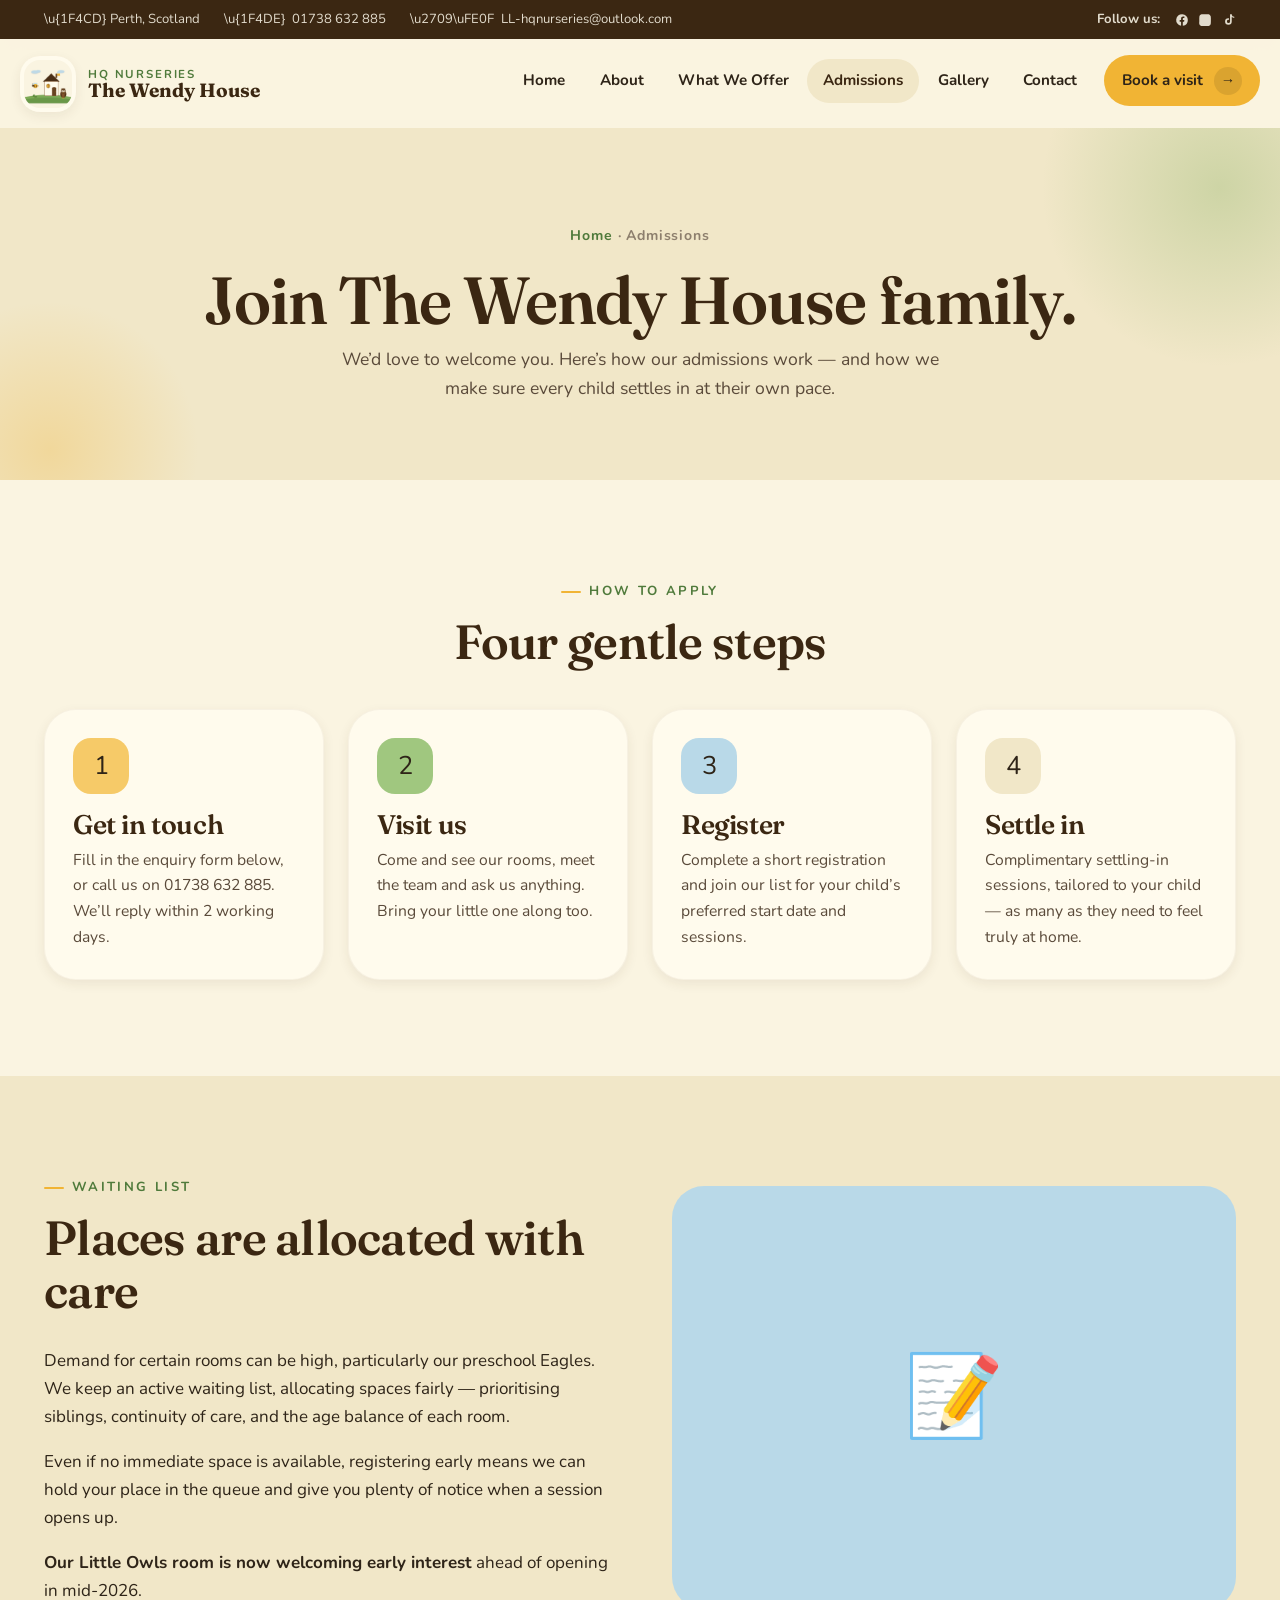
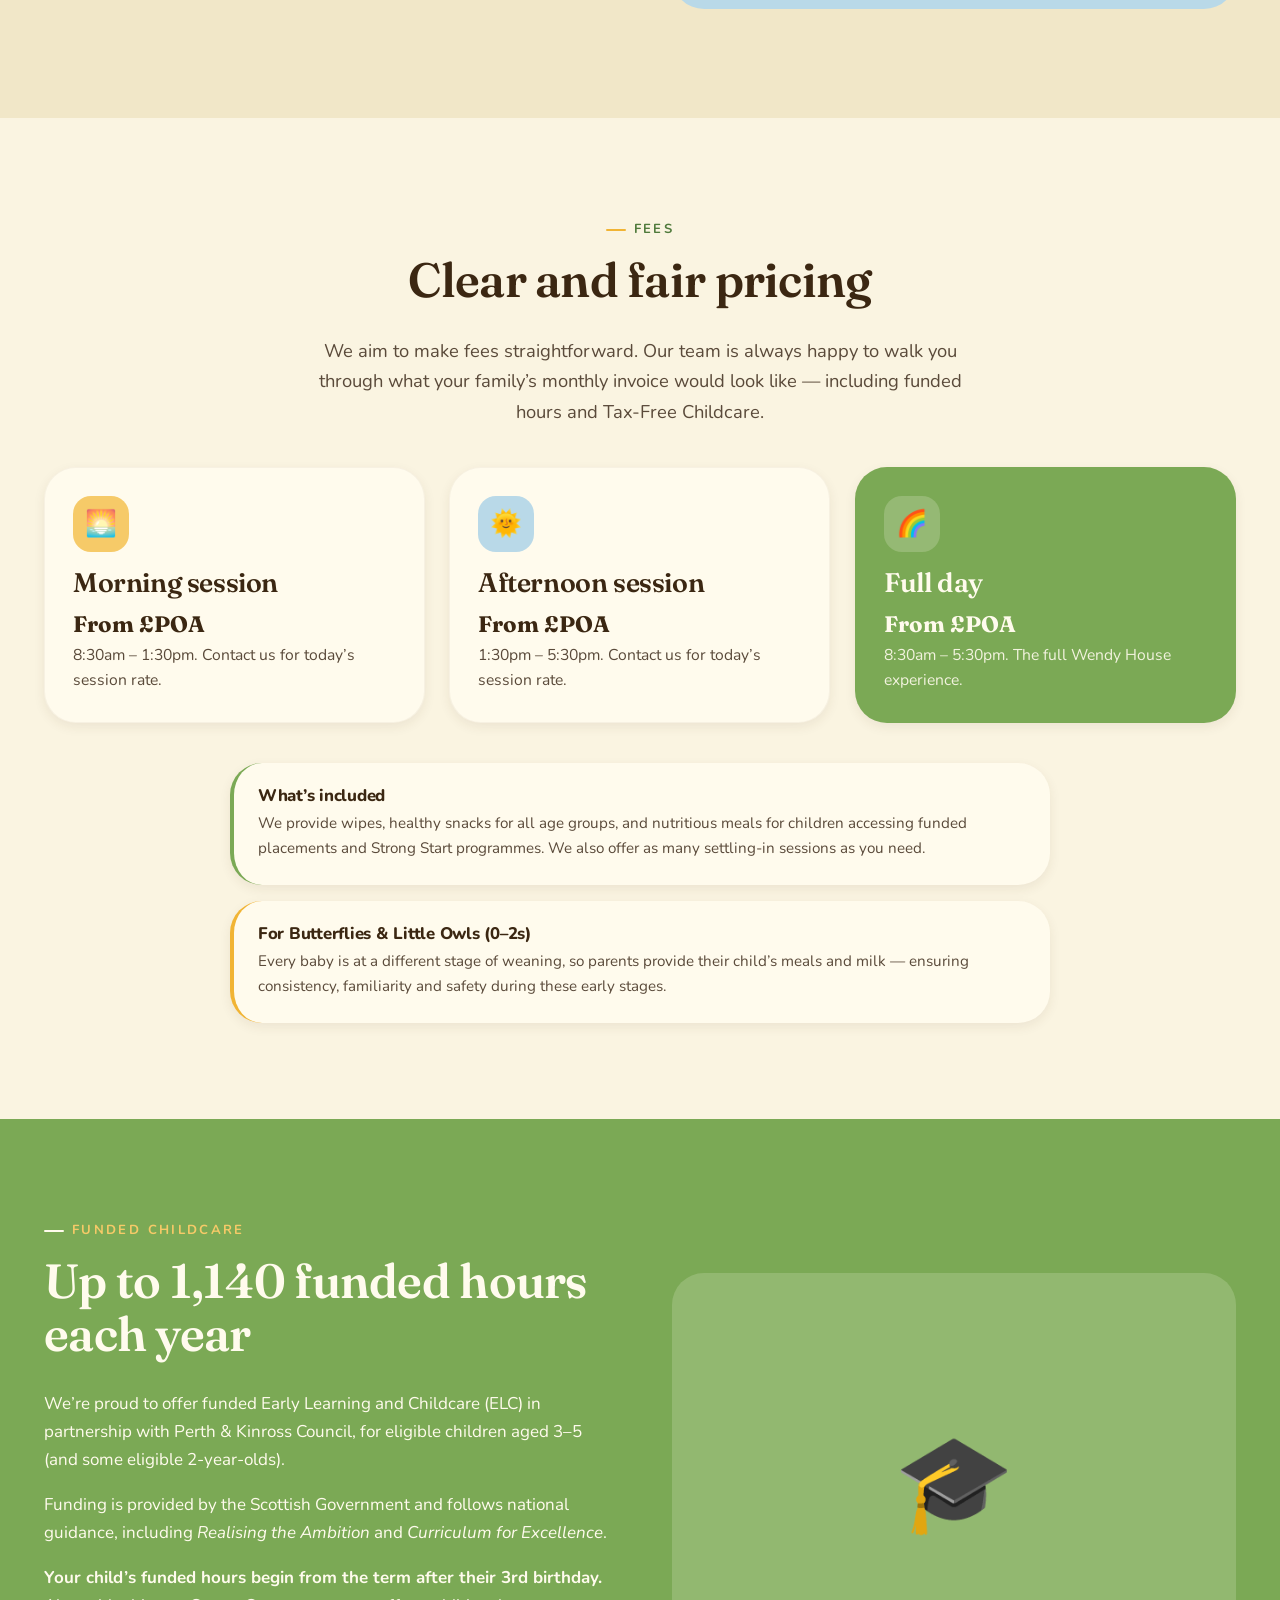
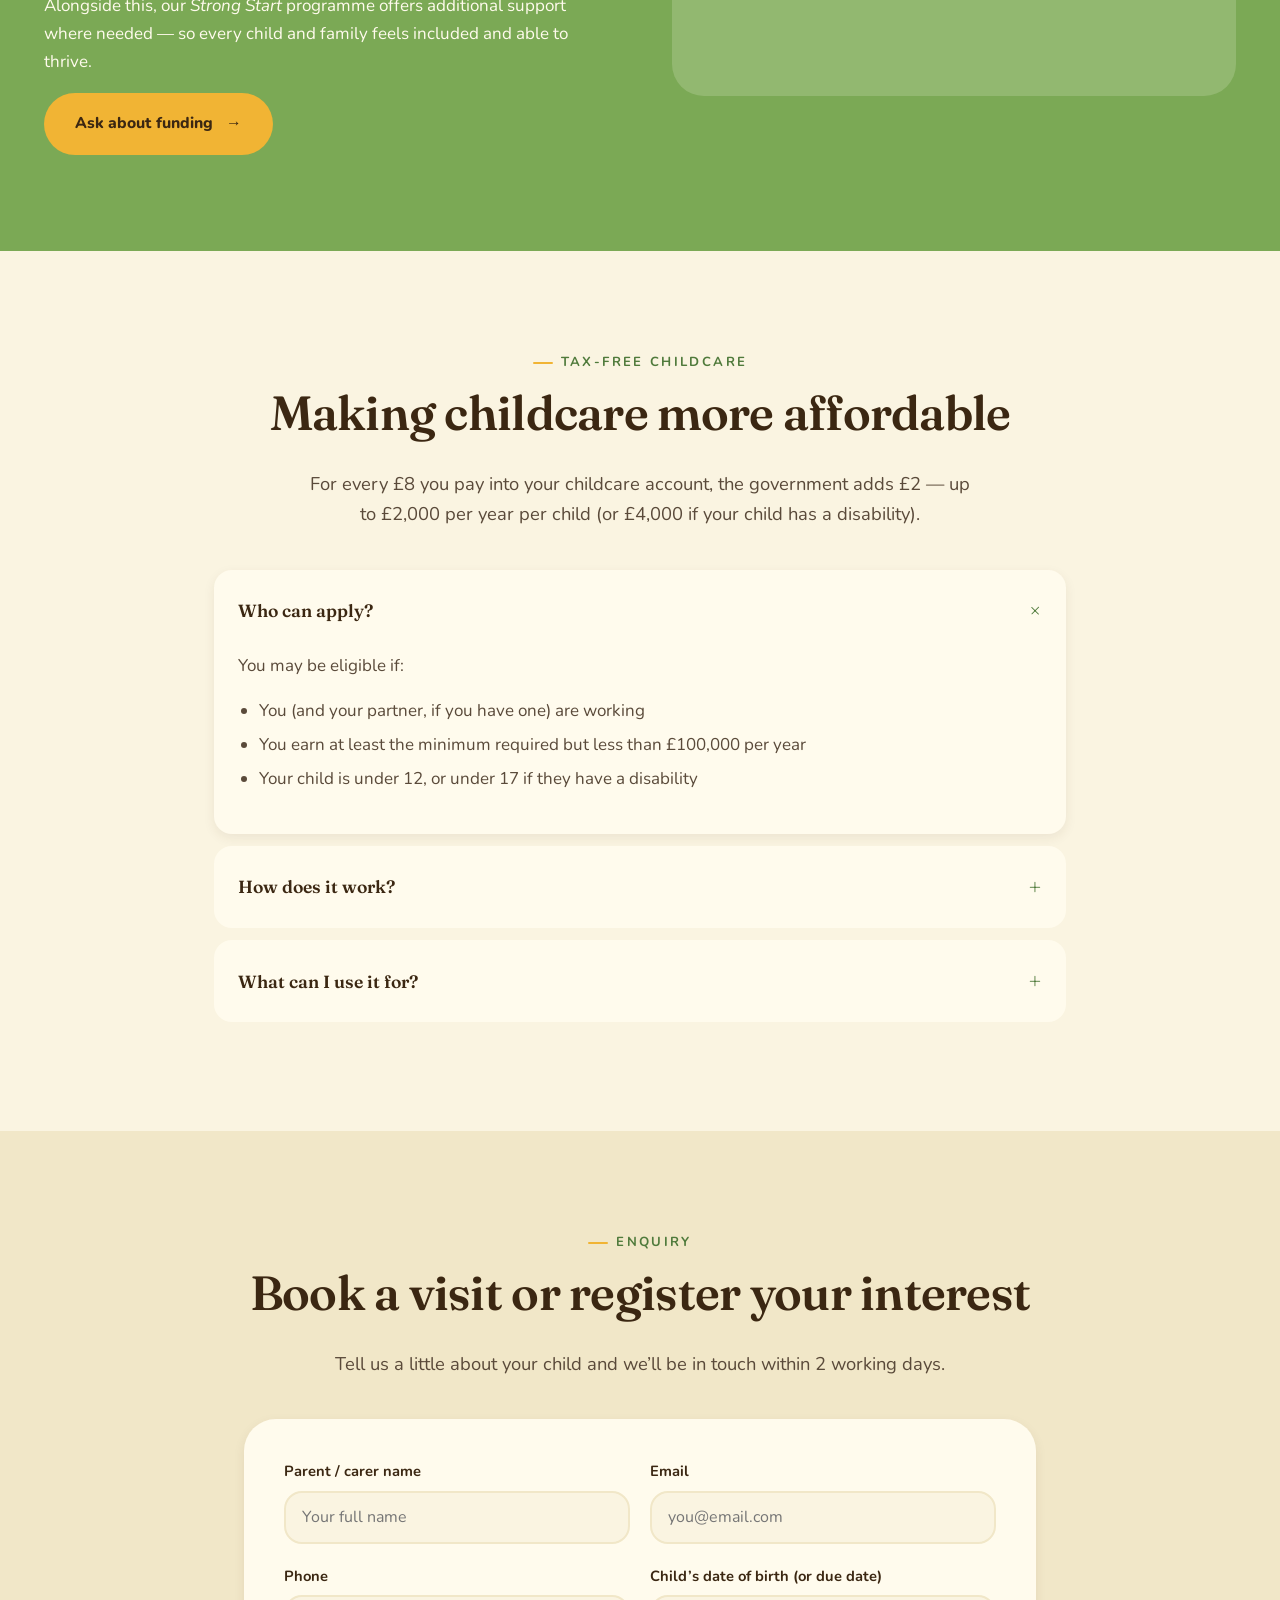
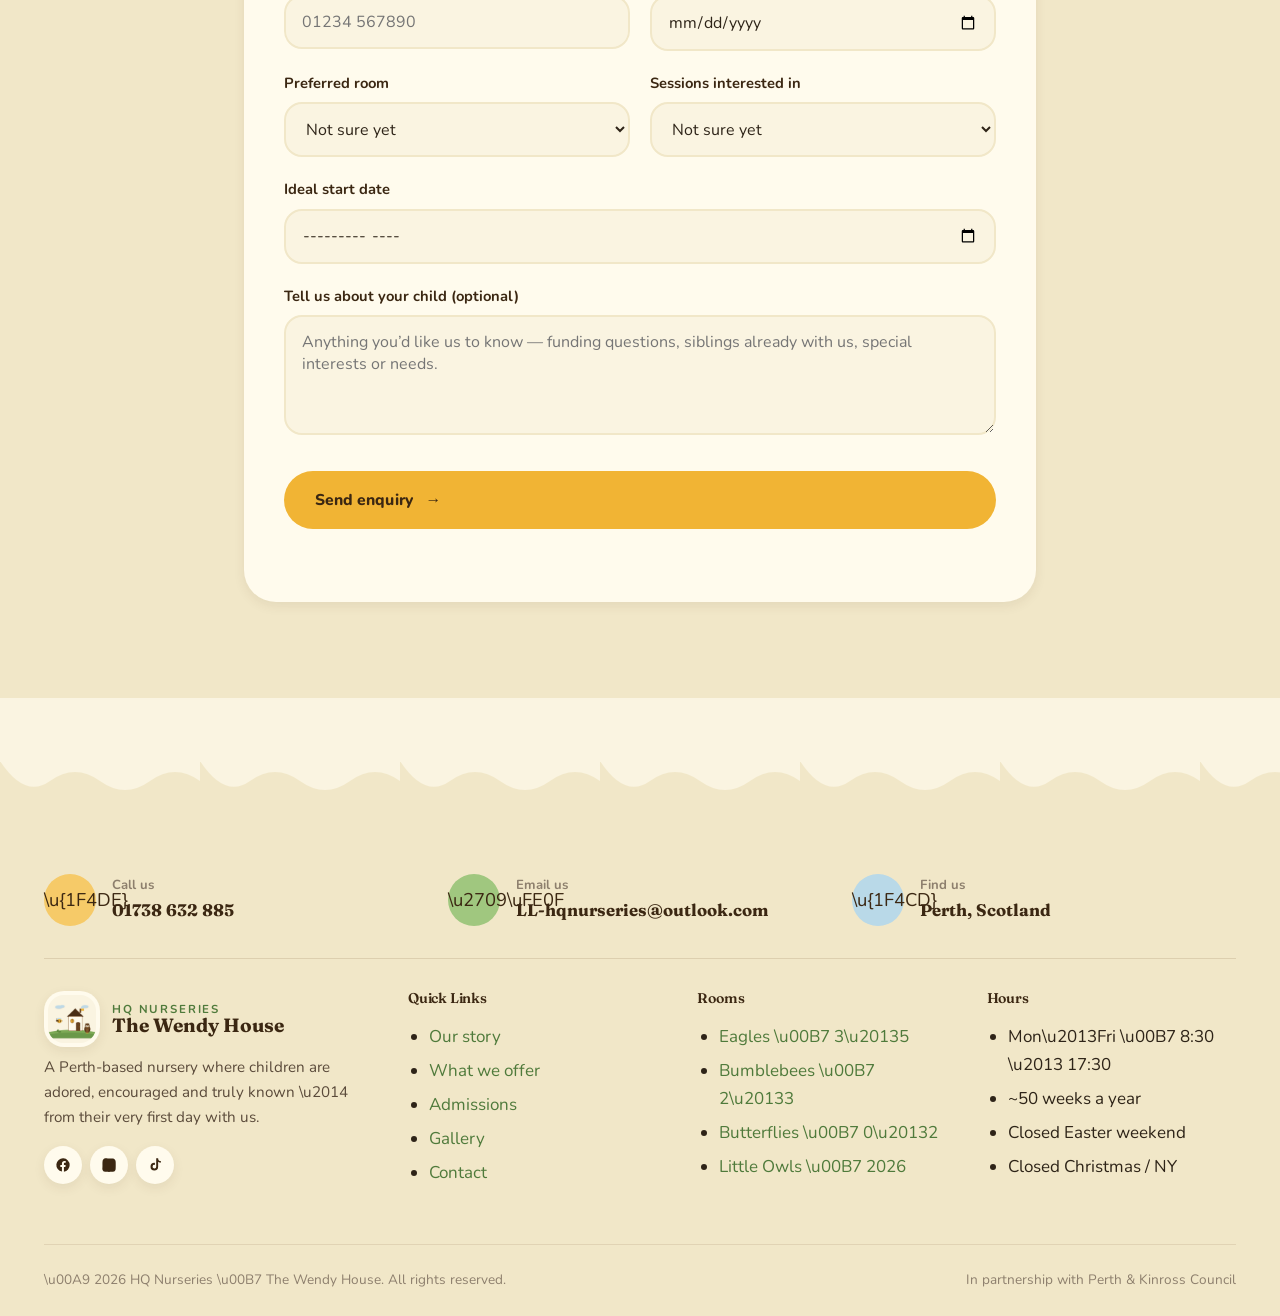
<file: admissions.html>
<!DOCTYPE html>
<html lang="en-GB">
<head>
  <meta charset="UTF-8" />
  <meta name="viewport" content="width=device-width, initial-scale=1.0" />
  <title>Admissions · The Wendy House · HQ Nurseries, Perth</title>
  <meta name="description" content="How to join The Wendy House — application steps, waiting list, fees, funded childcare and Tax-Free Childcare." />
  <meta name="theme-color" content="#FAF4E1" />
  <link rel="icon" href="assets/logo-square.png" type="image/png" />
  <link rel="preconnect" href="https://fonts.googleapis.com" />
  <link rel="preconnect" href="https://fonts.gstatic.com" crossorigin />
  <link href="https://fonts.googleapis.com/css2?family=Fraunces:ital,opsz,wght@0,9..144,400;0,9..144,500;0,9..144,600;1,9..144,400&family=Nunito:wght@400;600;700;800&display=swap" rel="stylesheet" />
  <link rel="stylesheet" href="css/styles.css" />
</head>
<body>
  <a class="visually-hidden" href="#main">Skip to content</a>

  <!-- TOP BAR -->
  <div class="topbar">
    <div class="container topbar__grid">
      <div class="topbar__info">
        <span>\u{1F4CD} Perth, Scotland</span>
        <span>\u{1F4DE} <a href="tel:01738632885">01738 632 885</a></span>
        <span>\u2709\uFE0F <a href="mailto:LL-hqnurseries@outlook.com">LL-hqnurseries@outlook.com</a></span>
      </div>
      <div class="topbar__socials">
        <strong>Follow us:</strong>
        <a href="#" aria-label="Facebook"><svg viewBox="0 0 24 24"><path d="M22 12a10 10 0 1 0-11.6 9.9v-7H8v-3h2.4V9.8c0-2.4 1.4-3.7 3.6-3.7 1 0 2.1.2 2.1.2v2.3h-1.2c-1.2 0-1.5.7-1.5 1.5V12h2.6l-.4 3h-2.2v7A10 10 0 0 0 22 12Z"/></svg></a>
        <a href="#" aria-label="Instagram"><svg viewBox="0 0 24 24"><path d="M12 2.2c3.2 0 3.6 0 4.8.1 1.2.1 1.9.2 2.3.4.6.2 1 .5 1.5 1s.7.9 1 1.5c.2.4.3 1.1.4 2.3.1 1.2.1 1.6.1 4.8s0 3.6-.1 4.8c-.1 1.2-.2 1.9-.4 2.3-.2.6-.5 1-1 1.5s-.9.7-1.5 1c-.4.2-1.1.3-2.3.4-1.2.1-1.6.1-4.8.1s-3.6 0-4.8-.1c-1.2-.1-1.9-.2-2.3-.4-.6-.2-1-.5-1.5-1s-.7-.9-1-1.5c-.2-.4-.3-1.1-.4-2.3C2.2 15.6 2.2 15.2 2.2 12s0-3.6.1-4.8c.1-1.2.2-1.9.4-2.3.2-.6.5-1 1-1.5s.9-.7 1.5-1c.4-.2 1.1-.3 2.3-.4C8.4 2.2 8.8 2.2 12 2.2Z"/></svg></a>
        <a href="#" aria-label="TikTok"><svg viewBox="0 0 24 24"><path d="M21 8.4a7.3 7.3 0 0 1-4.3-1.4v7.5a5.7 5.7 0 1 1-5.7-5.7c.3 0 .6 0 .9.1v3a2.7 2.7 0 1 0 1.9 2.6V2h2.9a4.4 4.4 0 0 0 4.3 4.4v2Z"/></svg></a>
      </div>
    </div>
  </div>

  <header class="site-header">
    <div class="container nav">
      <a class="brand" href="index.html">
        <img class="brand__mark" src="assets/logo-square.png" alt="" />
        <span class="brand__text"><small>HQ Nurseries</small><strong>The Wendy House</strong></span>
      </a>
      <button class="nav__toggle" aria-label="Toggle navigation" aria-expanded="false" aria-controls="primary-nav"><span></span></button>
      <ul class="nav__links" id="primary-nav">
        <li><a href="index.html">Home</a></li>
        <li><a href="about.html">About</a></li>
        <li><a href="what-we-offer.html">What We Offer</a></li>
        <li><a href="admissions.html">Admissions</a></li>
        <li><a href="gallery.html">Gallery</a></li>
        <li><a href="contact.html">Contact</a></li>
        <li><a class="btn btn--primary nav__cta" href="admissions.html#enquire">Book a visit <span class="btn__arrow">→</span></a></li>
      </ul>
    </div>
  </header>

  <main id="main">

    <section class="page-hero">
      <div class="container">
        <div class="crumbs"><a href="index.html">Home</a> · Admissions</div>
        <h1>Join The Wendy House family.</h1>
        <p>We’d love to welcome you. Here’s how our admissions work — and how we make sure every child settles in at their own pace.</p>
      </div>
    </section>

    <!-- PROCESS -->
    <section class="section">
      <div class="container">
        <div class="section-head">
          <span class="eyebrow">How to apply</span>
          <h2>Four gentle steps</h2>
        </div>
        <div class="cards">
          <article class="card">
            <div class="card__icon card__icon--yellow">1</div>
            <h3>Get in touch</h3>
            <p>Fill in the enquiry form below, or call us on 01738 632 885. We’ll reply within 2 working days.</p>
          </article>
          <article class="card">
            <div class="card__icon card__icon--green">2</div>
            <h3>Visit us</h3>
            <p>Come and see our rooms, meet the team and ask us anything. Bring your little one along too.</p>
          </article>
          <article class="card">
            <div class="card__icon card__icon--blue">3</div>
            <h3>Register</h3>
            <p>Complete a short registration and join our list for your child’s preferred start date and sessions.</p>
          </article>
          <article class="card">
            <div class="card__icon card__icon--brown">4</div>
            <h3>Settle in</h3>
            <p>Complimentary settling-in sessions, tailored to your child — as many as they need to feel truly at home.</p>
          </article>
        </div>
      </div>
    </section>

    <!-- WAITING LIST -->
    <section class="section section--cream-deep">
      <div class="container two-col">
        <div>
          <span class="eyebrow">Waiting list</span>
          <h2>Places are allocated with care</h2>
          <p>Demand for certain rooms can be high, particularly our preschool Eagles. We keep an active waiting list, allocating spaces fairly — prioritising siblings, continuity of care, and the age balance of each room.</p>
          <p>Even if no immediate space is available, registering early means we can hold your place in the queue and give you plenty of notice when a session opens up.</p>
          <p><strong>Our Little Owls room is now welcoming early interest</strong> ahead of opening in mid-2026.</p>
        </div>
        <div class="two-col__image two-col__image--blue" aria-hidden="true">📝</div>
      </div>
    </section>

    <!-- FEES -->
    <section class="section">
      <div class="container">
        <div class="section-head">
          <span class="eyebrow">Fees</span>
          <h2>Clear and fair pricing</h2>
          <p class="lead" style="margin:0 auto;">We aim to make fees straightforward. Our team is always happy to walk you through what your family’s monthly invoice would look like — including funded hours and Tax-Free Childcare.</p>
        </div>

        <div class="cards">
          <article class="card">
            <div class="card__icon card__icon--yellow">🌅</div>
            <h3>Morning session</h3>
            <p><strong style="font-family: var(--font-display); font-size:1.4rem; color: var(--brown-deep);">From £POA</strong></p>
            <p>8:30am – 1:30pm. Contact us for today’s session rate.</p>
          </article>
          <article class="card">
            <div class="card__icon card__icon--blue">🌞</div>
            <h3>Afternoon session</h3>
            <p><strong style="font-family: var(--font-display); font-size:1.4rem; color: var(--brown-deep);">From £POA</strong></p>
            <p>1:30pm – 5:30pm. Contact us for today’s session rate.</p>
          </article>
          <article class="card card--highlight">
            <div class="card__icon">🌈</div>
            <h3>Full day</h3>
            <p><strong style="font-family: var(--font-display); font-size:1.4rem; color: var(--cream-soft);">From £POA</strong></p>
            <p>8:30am – 5:30pm. The full Wendy House experience.</p>
          </article>
        </div>

        <div style="max-width: 820px; margin: 2.5rem auto 0;">
          <div class="value" style="border-left-color: var(--green);">
            <h4>What’s included</h4>
            <p>We provide wipes, healthy snacks for all age groups, and nutritious meals for children accessing funded placements and Strong Start programmes. We also offer as many settling-in sessions as you need.</p>
          </div>
          <div class="value" style="border-left-color: var(--yellow); margin-top: 1rem;">
            <h4>For Butterflies &amp; Little Owls (0–2s)</h4>
            <p>Every baby is at a different stage of weaning, so parents provide their child’s meals and milk — ensuring consistency, familiarity and safety during these early stages.</p>
          </div>
        </div>
      </div>
    </section>

    <!-- FUNDED CHILDCARE -->
    <section class="section section--green">
      <div class="container two-col">
        <div>
          <span class="eyebrow">Funded childcare</span>
          <h2>Up to 1,140 funded hours each year</h2>
          <p>We’re proud to offer funded Early Learning and Childcare (ELC) in partnership with Perth &amp; Kinross Council, for eligible children aged 3–5 (and some eligible 2-year-olds).</p>
          <p>Funding is provided by the Scottish Government and follows national guidance, including <em>Realising the Ambition</em> and <em>Curriculum for Excellence</em>.</p>
          <p><strong>Your child’s funded hours begin from the term after their 3rd birthday.</strong> Alongside this, our <em>Strong Start</em> programme offers additional support where needed — so every child and family feels included and able to thrive.</p>
          <a class="btn btn--primary btn--arrow" href="#enquire">Ask about funding</a>
        </div>
        <div class="two-col__image" aria-hidden="true" style="background: rgba(255,251,237,0.18); font-size: 6rem;">🎓</div>
      </div>
    </section>

    <!-- TAX FREE CHILDCARE -->
    <section class="section">
      <div class="container" style="max-width: 900px;">
        <div class="section-head">
          <span class="eyebrow">Tax-Free Childcare</span>
          <h2>Making childcare more affordable</h2>
          <p class="lead" style="margin:0 auto;">For every £8 you pay into your childcare account, the government adds £2 — up to £2,000 per year per child (or £4,000 if your child has a disability).</p>
        </div>

        <div class="accordion">
          <details class="accordion__item" open>
            <summary>Who can apply?</summary>
            <div class="accordion__body">
              <p>You may be eligible if:</p>
              <ul>
                <li>You (and your partner, if you have one) are working</li>
                <li>You earn at least the minimum required but less than £100,000 per year</li>
                <li>Your child is under 12, or under 17 if they have a disability</li>
              </ul>
            </div>
          </details>
          <details class="accordion__item">
            <summary>How does it work?</summary>
            <div class="accordion__body">
              <ol>
                <li>Set up an online childcare account at <a href="https://www.childcarechoices.gov.uk" target="_blank" rel="noopener">childcarechoices.gov.uk</a></li>
                <li>Pay into the account</li>
                <li>The government tops it up automatically</li>
                <li>You use the account to pay us directly</li>
              </ol>
            </div>
          </details>
          <details class="accordion__item">
            <summary>What can I use it for?</summary>
            <div class="accordion__body">
              <p>You can use Tax-Free Childcare to pay for nursery fees and any additional hours beyond your funded entitlement. Our team is always happy to help you combine funding, Tax-Free Childcare and private sessions.</p>
            </div>
          </details>
        </div>
      </div>
    </section>

    <!-- ENQUIRY FORM -->
    <section class="section section--cream-deep" id="enquire">
      <div class="container" style="max-width: 840px;">
        <div class="section-head">
          <span class="eyebrow">Enquiry</span>
          <h2>Book a visit or register your interest</h2>
          <p class="lead" style="margin:0 auto;">Tell us a little about your child and we’ll be in touch within 2 working days.</p>
        </div>

        <form class="form" data-mock novalidate>
          <div class="form__grid">
            <div class="form__field">
              <label for="parent-name">Parent / carer name</label>
              <input id="parent-name" name="parent-name" type="text" required placeholder="Your full name" />
            </div>
            <div class="form__field">
              <label for="email">Email</label>
              <input id="email" name="email" type="email" required placeholder="you@email.com" />
            </div>
            <div class="form__field">
              <label for="phone">Phone</label>
              <input id="phone" name="phone" type="tel" placeholder="01234 567890" />
            </div>
            <div class="form__field">
              <label for="child-dob">Child’s date of birth (or due date)</label>
              <input id="child-dob" name="child-dob" type="date" />
            </div>
            <div class="form__field">
              <label for="room">Preferred room</label>
              <select id="room" name="room">
                <option value="">Not sure yet</option>
                <option>Butterflies (0–2)</option>
                <option>Little Owls (0–2) — opening 2026</option>
                <option>Bumblebees (2–3)</option>
                <option>Eagles (3–5)</option>
              </select>
            </div>
            <div class="form__field">
              <label for="sessions">Sessions interested in</label>
              <select id="sessions" name="sessions">
                <option value="">Not sure yet</option>
                <option>Morning sessions</option>
                <option>Afternoon sessions</option>
                <option>Full days</option>
                <option>A mix</option>
              </select>
            </div>
            <div class="form__field form__field--full">
              <label for="start-date">Ideal start date</label>
              <input id="start-date" name="start-date" type="month" />
            </div>
            <div class="form__field form__field--full">
              <label for="message">Tell us about your child (optional)</label>
              <textarea id="message" name="message" placeholder="Anything you’d like us to know — funding questions, siblings already with us, special interests or needs."></textarea>
            </div>
            <div class="form__field form__field--full">
              <button type="submit" class="btn btn--primary btn--arrow form__submit" data-label="Send enquiry">Send enquiry</button>
              <p class="form__status" role="status" aria-live="polite" style="margin-top:1rem;"></p>
            </div>
          </div>
        </form>
      </div>
    </section>

  </main>

  <!-- FOOTER -->
  <footer class="site-footer">
    <div class="container">
      <div class="footer__contacts">
        <div class="footer__contact">
          <div class="footer__contact-icon">\u{1F4DE}</div>
          <div>
            <small>Call us</small>
            <strong><a href="tel:01738632885">01738 632 885</a></strong>
          </div>
        </div>
        <div class="footer__contact">
          <div class="footer__contact-icon">\u2709\uFE0F</div>
          <div>
            <small>Email us</small>
            <strong><a href="mailto:LL-hqnurseries@outlook.com">LL-hqnurseries@outlook.com</a></strong>
          </div>
        </div>
        <div class="footer__contact">
          <div class="footer__contact-icon">\u{1F4CD}</div>
          <div>
            <small>Find us</small>
            <strong>Perth, Scotland</strong>
          </div>
        </div>
      </div>

      <div class="footer__grid">
        <div>
          <a class="brand" href="index.html">
            <img class="brand__mark" src="assets/logo-square.png" alt="" />
            <span class="brand__text"><small>HQ Nurseries</small><strong>The Wendy House</strong></span>
          </a>
          <p class="footer__blurb">A Perth-based nursery where children are adored, encouraged and truly known \u2014 from their very first day with us.</p>
          <div class="socials" aria-label="Social links">
            <a href="#" aria-label="Facebook"><svg viewBox="0 0 24 24"><path d="M22 12a10 10 0 1 0-11.6 9.9v-7H8v-3h2.4V9.8c0-2.4 1.4-3.7 3.6-3.7 1 0 2.1.2 2.1.2v2.3h-1.2c-1.2 0-1.5.7-1.5 1.5V12h2.6l-.4 3h-2.2v7A10 10 0 0 0 22 12Z"/></svg></a>
            <a href="#" aria-label="Instagram"><svg viewBox="0 0 24 24"><path d="M12 2.2c3.2 0 3.6 0 4.8.1 1.2.1 1.9.2 2.3.4.6.2 1 .5 1.5 1s.7.9 1 1.5c.2.4.3 1.1.4 2.3.1 1.2.1 1.6.1 4.8s0 3.6-.1 4.8c-.1 1.2-.2 1.9-.4 2.3-.2.6-.5 1-1 1.5s-.9.7-1.5 1c-.4.2-1.1.3-2.3.4-1.2.1-1.6.1-4.8.1s-3.6 0-4.8-.1c-1.2-.1-1.9-.2-2.3-.4-.6-.2-1-.5-1.5-1s-.7-.9-1-1.5c-.2-.4-.3-1.1-.4-2.3C2.2 15.6 2.2 15.2 2.2 12s0-3.6.1-4.8c.1-1.2.2-1.9.4-2.3.2-.6.5-1 1-1.5s.9-.7 1.5-1c.4-.2 1.1-.3 2.3-.4C8.4 2.2 8.8 2.2 12 2.2Z"/></svg></a>
            <a href="#" aria-label="TikTok"><svg viewBox="0 0 24 24"><path d="M21 8.4a7.3 7.3 0 0 1-4.3-1.4v7.5a5.7 5.7 0 1 1-5.7-5.7c.3 0 .6 0 .9.1v3a2.7 2.7 0 1 0 1.9 2.6V2h2.9a4.4 4.4 0 0 0 4.3 4.4v2Z"/></svg></a>
          </div>
        </div>
        <div>
          <h5>Quick Links</h5>
          <ul>
            <li><a href="about.html">Our story</a></li>
            <li><a href="what-we-offer.html">What we offer</a></li>
            <li><a href="admissions.html">Admissions</a></li>
            <li><a href="gallery.html">Gallery</a></li>
            <li><a href="contact.html">Contact</a></li>
          </ul>
        </div>
        <div>
          <h5>Rooms</h5>
          <ul>
            <li><a href="what-we-offer.html#eagles">Eagles \u00B7 3\u20135</a></li>
            <li><a href="what-we-offer.html#bumblebees">Bumblebees \u00B7 2\u20133</a></li>
            <li><a href="what-we-offer.html#butterflies">Butterflies \u00B7 0\u20132</a></li>
            <li><a href="what-we-offer.html#owls">Little Owls \u00B7 2026</a></li>
          </ul>
        </div>
        <div>
          <h5>Hours</h5>
          <ul>
            <li>Mon\u2013Fri \u00B7 8:30 \u2013 17:30</li>
            <li>~50 weeks a year</li>
            <li>Closed Easter weekend</li>
            <li>Closed Christmas / NY</li>
          </ul>
        </div>
      </div>

      <div class="footer__legal">
        <span>\u00A9 <span id="year"></span> HQ Nurseries \u00B7 The Wendy House. All rights reserved.</span>
        <span>In partnership with Perth &amp; Kinross Council</span>
      </div>
    </div>
  </footer>

  <button class="to-top" aria-label="Scroll to top">\u2191</button>

  <script src="js/main.js"></script>
</body>
</html>
</file>
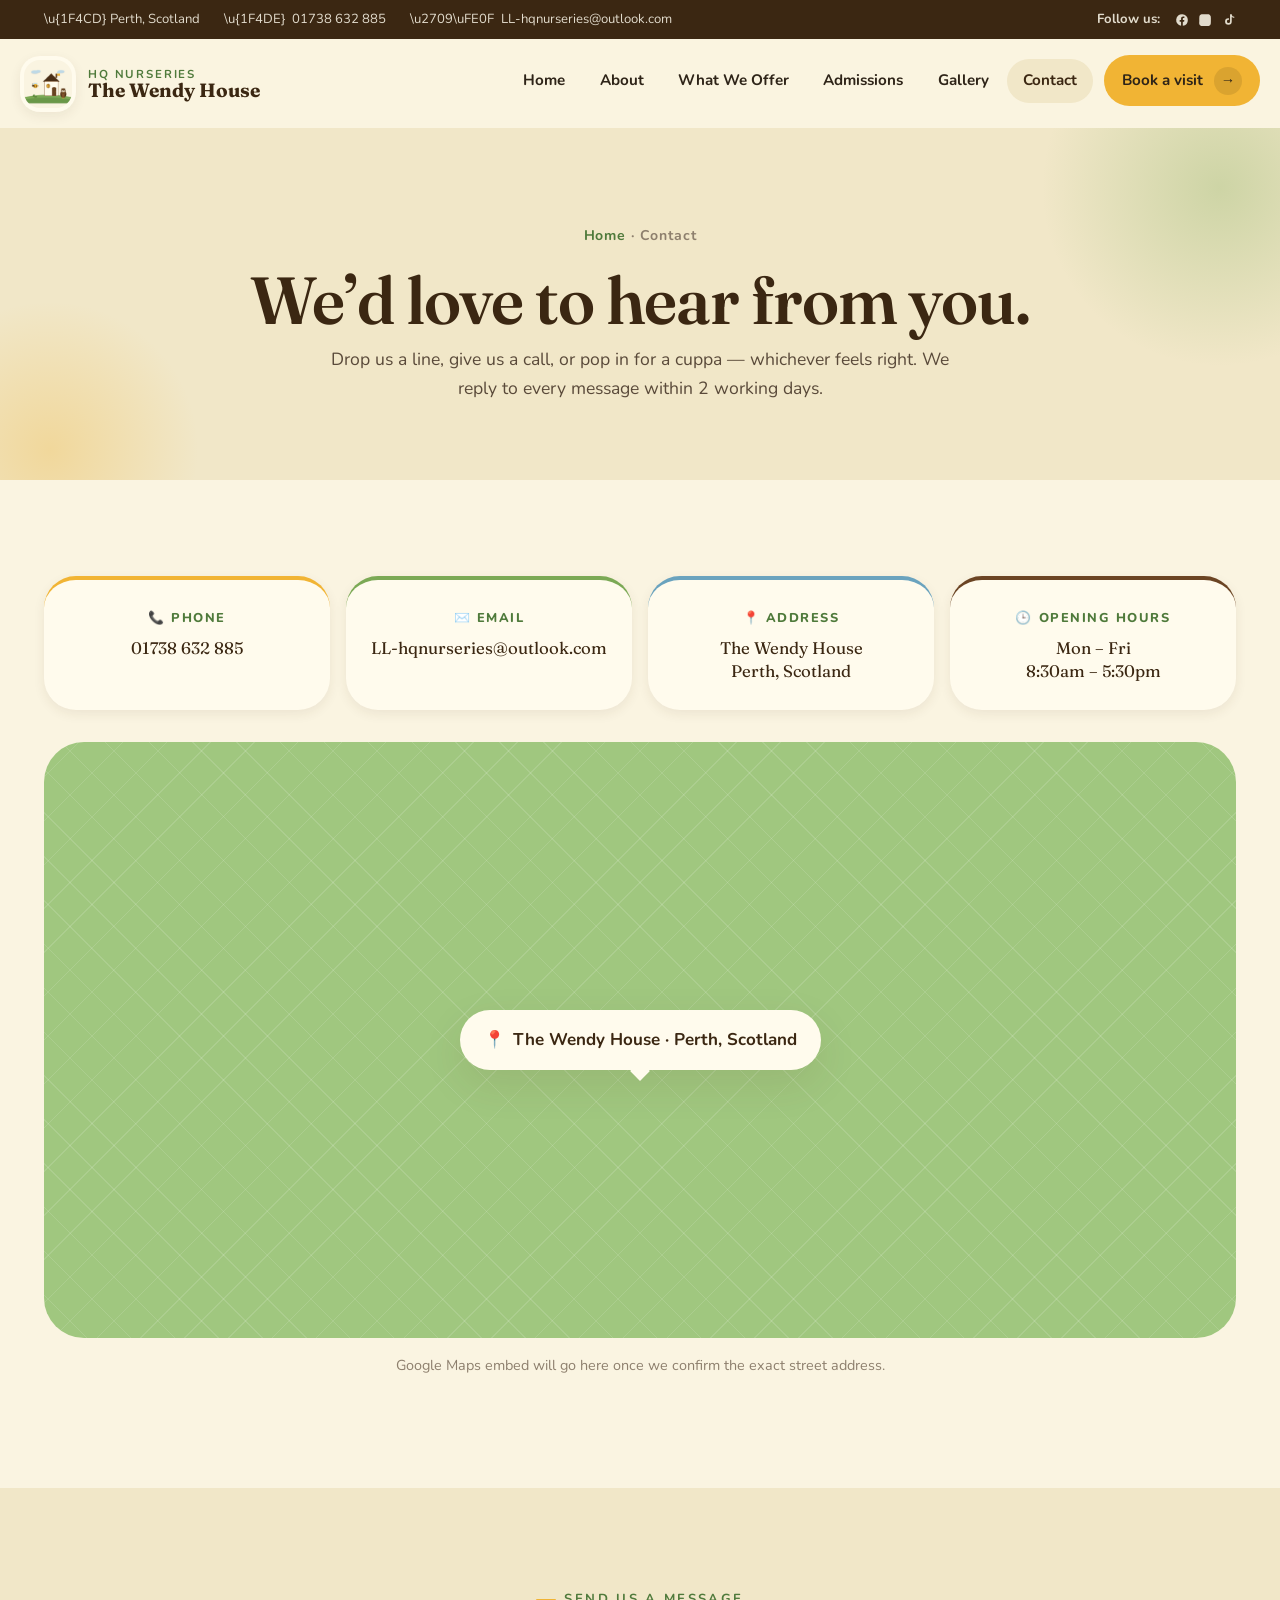
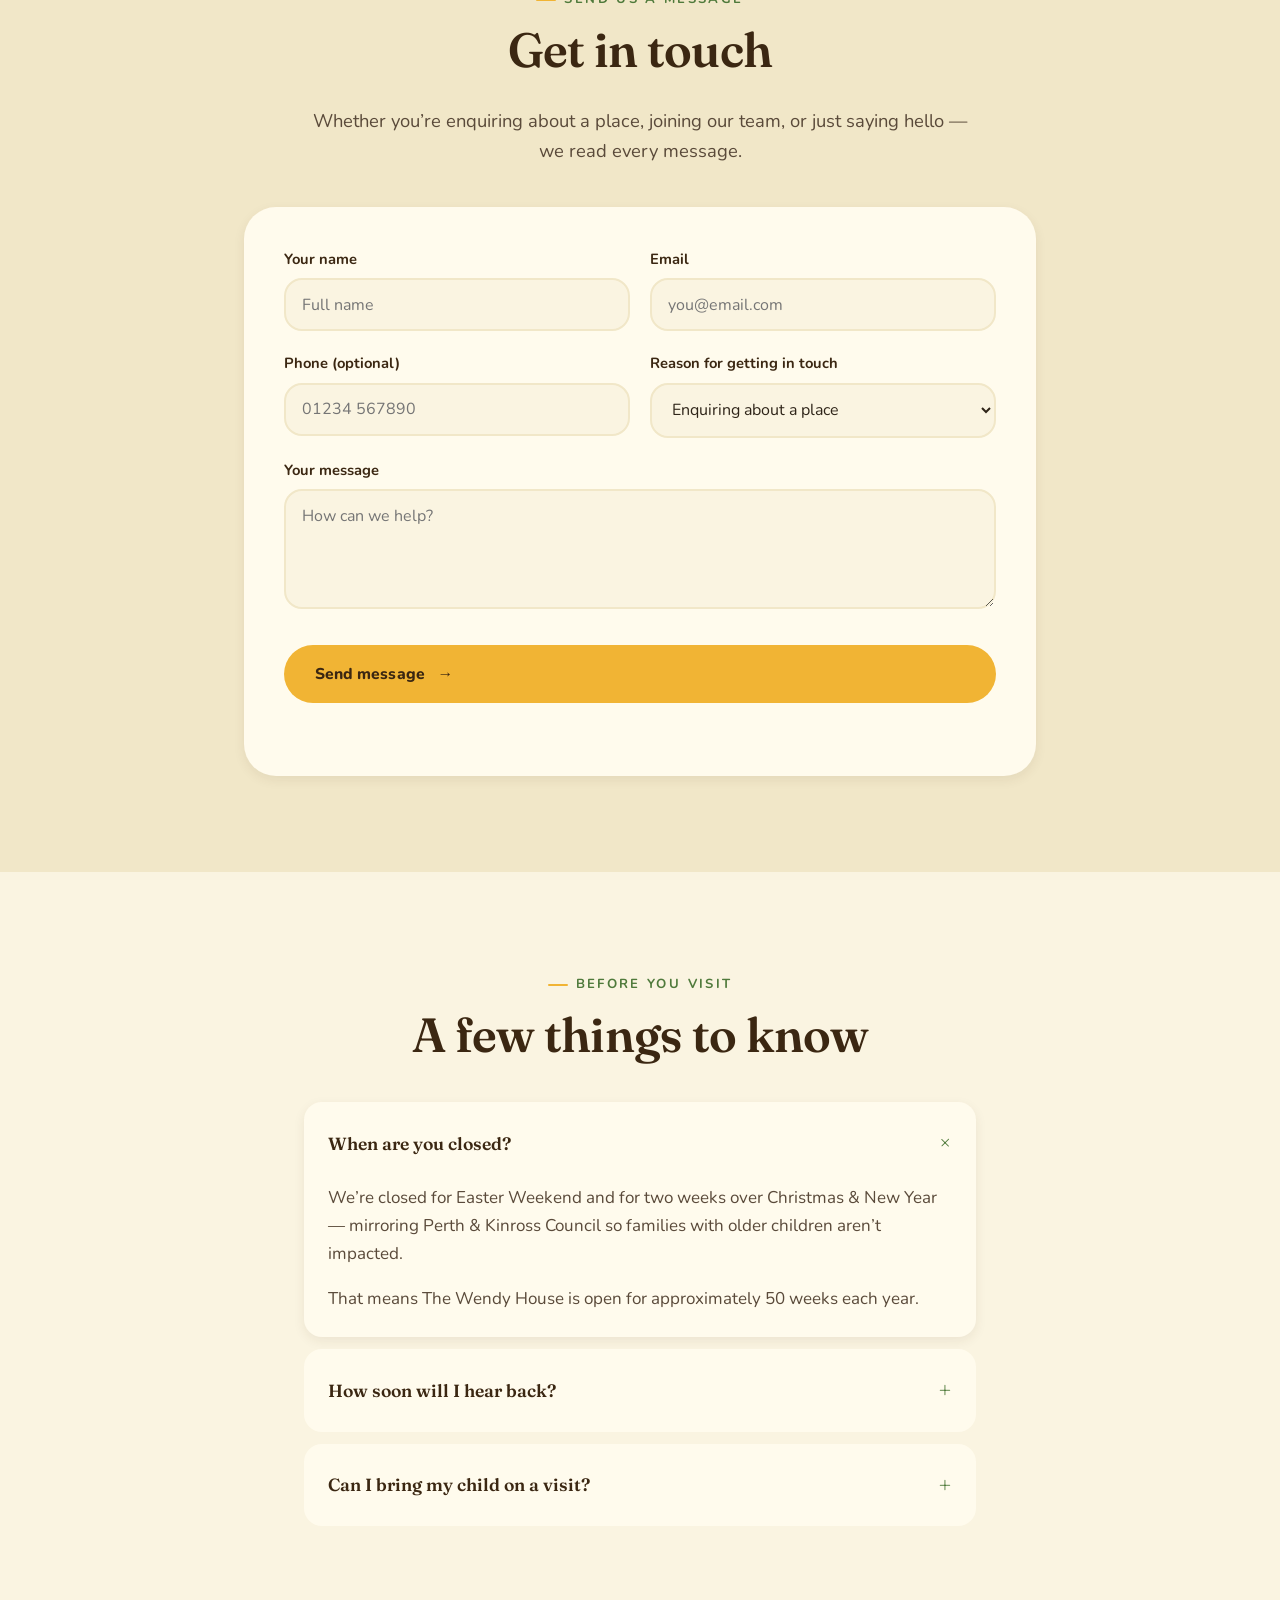
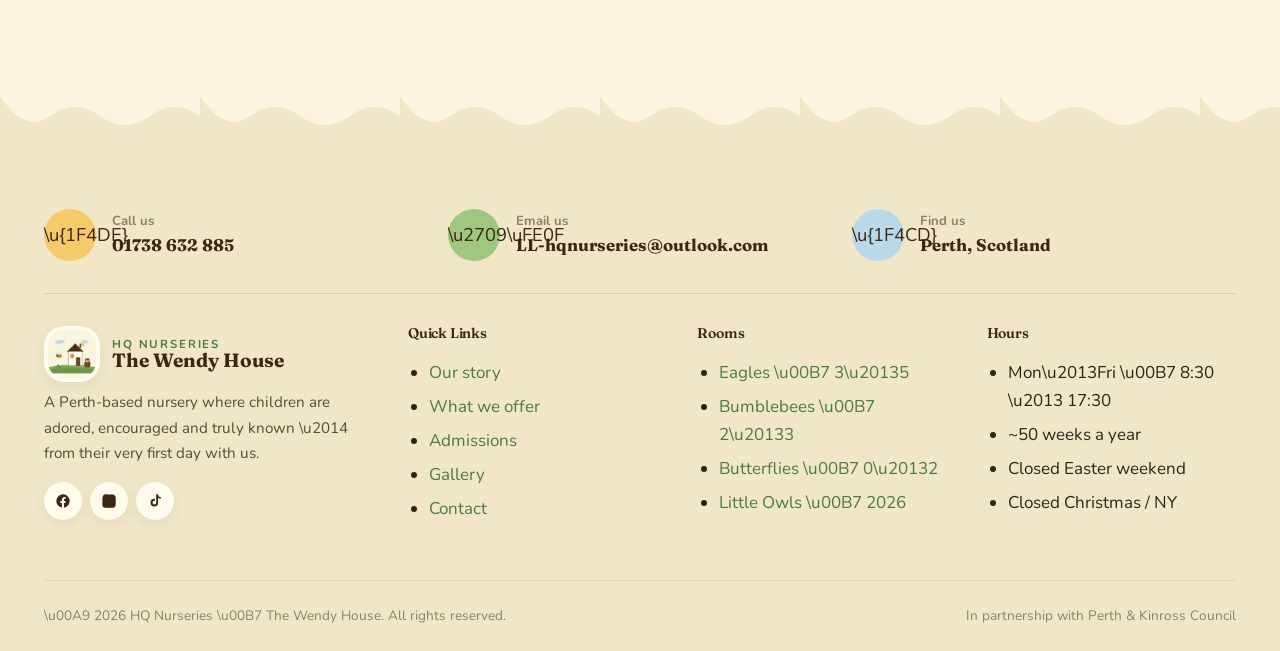
<file: contact.html>
<!DOCTYPE html>
<html lang="en-GB">
<head>
  <meta charset="UTF-8" />
  <meta name="viewport" content="width=device-width, initial-scale=1.0" />
  <title>Contact · The Wendy House · HQ Nurseries, Perth</title>
  <meta name="description" content="Get in touch with The Wendy House — phone, email, address and contact form." />
  <meta name="theme-color" content="#FAF4E1" />
  <link rel="icon" href="assets/logo-square.png" type="image/png" />
  <link rel="preconnect" href="https://fonts.googleapis.com" />
  <link rel="preconnect" href="https://fonts.gstatic.com" crossorigin />
  <link href="https://fonts.googleapis.com/css2?family=Fraunces:ital,opsz,wght@0,9..144,400;0,9..144,500;0,9..144,600;1,9..144,400&family=Nunito:wght@400;600;700;800&display=swap" rel="stylesheet" />
  <link rel="stylesheet" href="css/styles.css" />
</head>
<body>
  <a class="visually-hidden" href="#main">Skip to content</a>

  <!-- TOP BAR -->
  <div class="topbar">
    <div class="container topbar__grid">
      <div class="topbar__info">
        <span>\u{1F4CD} Perth, Scotland</span>
        <span>\u{1F4DE} <a href="tel:01738632885">01738 632 885</a></span>
        <span>\u2709\uFE0F <a href="mailto:LL-hqnurseries@outlook.com">LL-hqnurseries@outlook.com</a></span>
      </div>
      <div class="topbar__socials">
        <strong>Follow us:</strong>
        <a href="#" aria-label="Facebook"><svg viewBox="0 0 24 24"><path d="M22 12a10 10 0 1 0-11.6 9.9v-7H8v-3h2.4V9.8c0-2.4 1.4-3.7 3.6-3.7 1 0 2.1.2 2.1.2v2.3h-1.2c-1.2 0-1.5.7-1.5 1.5V12h2.6l-.4 3h-2.2v7A10 10 0 0 0 22 12Z"/></svg></a>
        <a href="#" aria-label="Instagram"><svg viewBox="0 0 24 24"><path d="M12 2.2c3.2 0 3.6 0 4.8.1 1.2.1 1.9.2 2.3.4.6.2 1 .5 1.5 1s.7.9 1 1.5c.2.4.3 1.1.4 2.3.1 1.2.1 1.6.1 4.8s0 3.6-.1 4.8c-.1 1.2-.2 1.9-.4 2.3-.2.6-.5 1-1 1.5s-.9.7-1.5 1c-.4.2-1.1.3-2.3.4-1.2.1-1.6.1-4.8.1s-3.6 0-4.8-.1c-1.2-.1-1.9-.2-2.3-.4-.6-.2-1-.5-1.5-1s-.7-.9-1-1.5c-.2-.4-.3-1.1-.4-2.3C2.2 15.6 2.2 15.2 2.2 12s0-3.6.1-4.8c.1-1.2.2-1.9.4-2.3.2-.6.5-1 1-1.5s.9-.7 1.5-1c.4-.2 1.1-.3 2.3-.4C8.4 2.2 8.8 2.2 12 2.2Z"/></svg></a>
        <a href="#" aria-label="TikTok"><svg viewBox="0 0 24 24"><path d="M21 8.4a7.3 7.3 0 0 1-4.3-1.4v7.5a5.7 5.7 0 1 1-5.7-5.7c.3 0 .6 0 .9.1v3a2.7 2.7 0 1 0 1.9 2.6V2h2.9a4.4 4.4 0 0 0 4.3 4.4v2Z"/></svg></a>
      </div>
    </div>
  </div>

  <header class="site-header">
    <div class="container nav">
      <a class="brand" href="index.html">
        <img class="brand__mark" src="assets/logo-square.png" alt="" />
        <span class="brand__text"><small>HQ Nurseries</small><strong>The Wendy House</strong></span>
      </a>
      <button class="nav__toggle" aria-label="Toggle navigation" aria-expanded="false" aria-controls="primary-nav"><span></span></button>
      <ul class="nav__links" id="primary-nav">
        <li><a href="index.html">Home</a></li>
        <li><a href="about.html">About</a></li>
        <li><a href="what-we-offer.html">What We Offer</a></li>
        <li><a href="admissions.html">Admissions</a></li>
        <li><a href="gallery.html">Gallery</a></li>
        <li><a href="contact.html">Contact</a></li>
        <li><a class="btn btn--primary nav__cta" href="admissions.html#enquire">Book a visit <span class="btn__arrow">→</span></a></li>
      </ul>
    </div>
  </header>

  <main id="main">

    <section class="page-hero">
      <div class="container">
        <div class="crumbs"><a href="index.html">Home</a> · Contact</div>
        <h1>We’d love to hear from you.</h1>
        <p>Drop us a line, give us a call, or pop in for a cuppa — whichever feels right. We reply to every message within 2 working days.</p>
      </div>
    </section>

    <!-- CONTACT INFO -->
    <section class="section">
      <div class="container">
        <div class="info">
          <div class="info__block">
            <div class="info__label">📞 Phone</div>
            <div class="info__value"><a href="tel:01738632885">01738 632 885</a></div>
          </div>
          <div class="info__block">
            <div class="info__label">✉️ Email</div>
            <div class="info__value"><a href="mailto:LL-hqnurseries@outlook.com">LL-hqnurseries@outlook.com</a></div>
          </div>
          <div class="info__block">
            <div class="info__label">📍 Address</div>
            <div class="info__value">The Wendy House<br />Perth, Scotland</div>
          </div>
          <div class="info__block">
            <div class="info__label">🕒 Opening hours</div>
            <div class="info__value">Mon – Fri<br />8:30am – 5:30pm</div>
          </div>
        </div>

        <div class="map" role="img" aria-label="Map of The Wendy House, Perth">
          <div class="map__pin"><span>📍</span><strong>The Wendy House · Perth, Scotland</strong></div>
        </div>
        <p style="text-align:center; margin-top:1rem; color:var(--muted); font-size:0.9rem;">Google Maps embed will go here once we confirm the exact street address.</p>
      </div>
    </section>

    <!-- CONTACT FORM -->
    <section class="section section--cream-deep">
      <div class="container" style="max-width: 840px;">
        <div class="section-head">
          <span class="eyebrow">Send us a message</span>
          <h2>Get in touch</h2>
          <p class="lead" style="margin:0 auto;">Whether you’re enquiring about a place, joining our team, or just saying hello — we read every message.</p>
        </div>

        <form class="form" data-mock novalidate>
          <div class="form__grid">
            <div class="form__field">
              <label for="c-name">Your name</label>
              <input id="c-name" name="name" type="text" required placeholder="Full name" />
            </div>
            <div class="form__field">
              <label for="c-email">Email</label>
              <input id="c-email" name="email" type="email" required placeholder="you@email.com" />
            </div>
            <div class="form__field">
              <label for="c-phone">Phone (optional)</label>
              <input id="c-phone" name="phone" type="tel" placeholder="01234 567890" />
            </div>
            <div class="form__field">
              <label for="c-topic">Reason for getting in touch</label>
              <select id="c-topic" name="topic">
                <option>Enquiring about a place</option>
                <option>General question</option>
                <option>Working with us</option>
                <option>Feedback or review</option>
                <option>Other</option>
              </select>
            </div>
            <div class="form__field form__field--full">
              <label for="c-message">Your message</label>
              <textarea id="c-message" name="message" required placeholder="How can we help?"></textarea>
            </div>
            <div class="form__field form__field--full">
              <button type="submit" class="btn btn--primary btn--arrow form__submit" data-label="Send message">Send message</button>
              <p class="form__status" role="status" aria-live="polite" style="margin-top:1rem;"></p>
            </div>
          </div>
        </form>
      </div>
    </section>

    <!-- CLOSING DATES -->
    <section class="section">
      <div class="container" style="max-width: 720px;">
        <div class="section-head">
          <span class="eyebrow">Before you visit</span>
          <h2>A few things to know</h2>
        </div>
        <div class="accordion">
          <details class="accordion__item" open>
            <summary>When are you closed?</summary>
            <div class="accordion__body">
              <p>We’re closed for Easter Weekend and for two weeks over Christmas &amp; New Year — mirroring Perth &amp; Kinross Council so families with older children aren’t impacted.</p>
              <p>That means The Wendy House is open for approximately 50 weeks each year.</p>
            </div>
          </details>
          <details class="accordion__item">
            <summary>How soon will I hear back?</summary>
            <div class="accordion__body">
              <p>We aim to reply to every enquiry within 2 working days. For urgent matters, please give us a call on <a href="tel:01738632885">01738 632 885</a>.</p>
            </div>
          </details>
          <details class="accordion__item">
            <summary>Can I bring my child on a visit?</summary>
            <div class="accordion__body">
              <p>Absolutely — we’d love to meet them. Visits are relaxed and we’ll give you a proper showround of our rooms, outdoor spaces, and answer any questions you have about starting with us.</p>
            </div>
          </details>
        </div>
      </div>
    </section>

  </main>

  <!-- FOOTER -->
  <footer class="site-footer">
    <div class="container">
      <div class="footer__contacts">
        <div class="footer__contact">
          <div class="footer__contact-icon">\u{1F4DE}</div>
          <div>
            <small>Call us</small>
            <strong><a href="tel:01738632885">01738 632 885</a></strong>
          </div>
        </div>
        <div class="footer__contact">
          <div class="footer__contact-icon">\u2709\uFE0F</div>
          <div>
            <small>Email us</small>
            <strong><a href="mailto:LL-hqnurseries@outlook.com">LL-hqnurseries@outlook.com</a></strong>
          </div>
        </div>
        <div class="footer__contact">
          <div class="footer__contact-icon">\u{1F4CD}</div>
          <div>
            <small>Find us</small>
            <strong>Perth, Scotland</strong>
          </div>
        </div>
      </div>

      <div class="footer__grid">
        <div>
          <a class="brand" href="index.html">
            <img class="brand__mark" src="assets/logo-square.png" alt="" />
            <span class="brand__text"><small>HQ Nurseries</small><strong>The Wendy House</strong></span>
          </a>
          <p class="footer__blurb">A Perth-based nursery where children are adored, encouraged and truly known \u2014 from their very first day with us.</p>
          <div class="socials" aria-label="Social links">
            <a href="#" aria-label="Facebook"><svg viewBox="0 0 24 24"><path d="M22 12a10 10 0 1 0-11.6 9.9v-7H8v-3h2.4V9.8c0-2.4 1.4-3.7 3.6-3.7 1 0 2.1.2 2.1.2v2.3h-1.2c-1.2 0-1.5.7-1.5 1.5V12h2.6l-.4 3h-2.2v7A10 10 0 0 0 22 12Z"/></svg></a>
            <a href="#" aria-label="Instagram"><svg viewBox="0 0 24 24"><path d="M12 2.2c3.2 0 3.6 0 4.8.1 1.2.1 1.9.2 2.3.4.6.2 1 .5 1.5 1s.7.9 1 1.5c.2.4.3 1.1.4 2.3.1 1.2.1 1.6.1 4.8s0 3.6-.1 4.8c-.1 1.2-.2 1.9-.4 2.3-.2.6-.5 1-1 1.5s-.9.7-1.5 1c-.4.2-1.1.3-2.3.4-1.2.1-1.6.1-4.8.1s-3.6 0-4.8-.1c-1.2-.1-1.9-.2-2.3-.4-.6-.2-1-.5-1.5-1s-.7-.9-1-1.5c-.2-.4-.3-1.1-.4-2.3C2.2 15.6 2.2 15.2 2.2 12s0-3.6.1-4.8c.1-1.2.2-1.9.4-2.3.2-.6.5-1 1-1.5s.9-.7 1.5-1c.4-.2 1.1-.3 2.3-.4C8.4 2.2 8.8 2.2 12 2.2Z"/></svg></a>
            <a href="#" aria-label="TikTok"><svg viewBox="0 0 24 24"><path d="M21 8.4a7.3 7.3 0 0 1-4.3-1.4v7.5a5.7 5.7 0 1 1-5.7-5.7c.3 0 .6 0 .9.1v3a2.7 2.7 0 1 0 1.9 2.6V2h2.9a4.4 4.4 0 0 0 4.3 4.4v2Z"/></svg></a>
          </div>
        </div>
        <div>
          <h5>Quick Links</h5>
          <ul>
            <li><a href="about.html">Our story</a></li>
            <li><a href="what-we-offer.html">What we offer</a></li>
            <li><a href="admissions.html">Admissions</a></li>
            <li><a href="gallery.html">Gallery</a></li>
            <li><a href="contact.html">Contact</a></li>
          </ul>
        </div>
        <div>
          <h5>Rooms</h5>
          <ul>
            <li><a href="what-we-offer.html#eagles">Eagles \u00B7 3\u20135</a></li>
            <li><a href="what-we-offer.html#bumblebees">Bumblebees \u00B7 2\u20133</a></li>
            <li><a href="what-we-offer.html#butterflies">Butterflies \u00B7 0\u20132</a></li>
            <li><a href="what-we-offer.html#owls">Little Owls \u00B7 2026</a></li>
          </ul>
        </div>
        <div>
          <h5>Hours</h5>
          <ul>
            <li>Mon\u2013Fri \u00B7 8:30 \u2013 17:30</li>
            <li>~50 weeks a year</li>
            <li>Closed Easter weekend</li>
            <li>Closed Christmas / NY</li>
          </ul>
        </div>
      </div>

      <div class="footer__legal">
        <span>\u00A9 <span id="year"></span> HQ Nurseries \u00B7 The Wendy House. All rights reserved.</span>
        <span>In partnership with Perth &amp; Kinross Council</span>
      </div>
    </div>
  </footer>

  <button class="to-top" aria-label="Scroll to top">\u2191</button>

  <script src="js/main.js"></script>
</body>
</html>
</file>
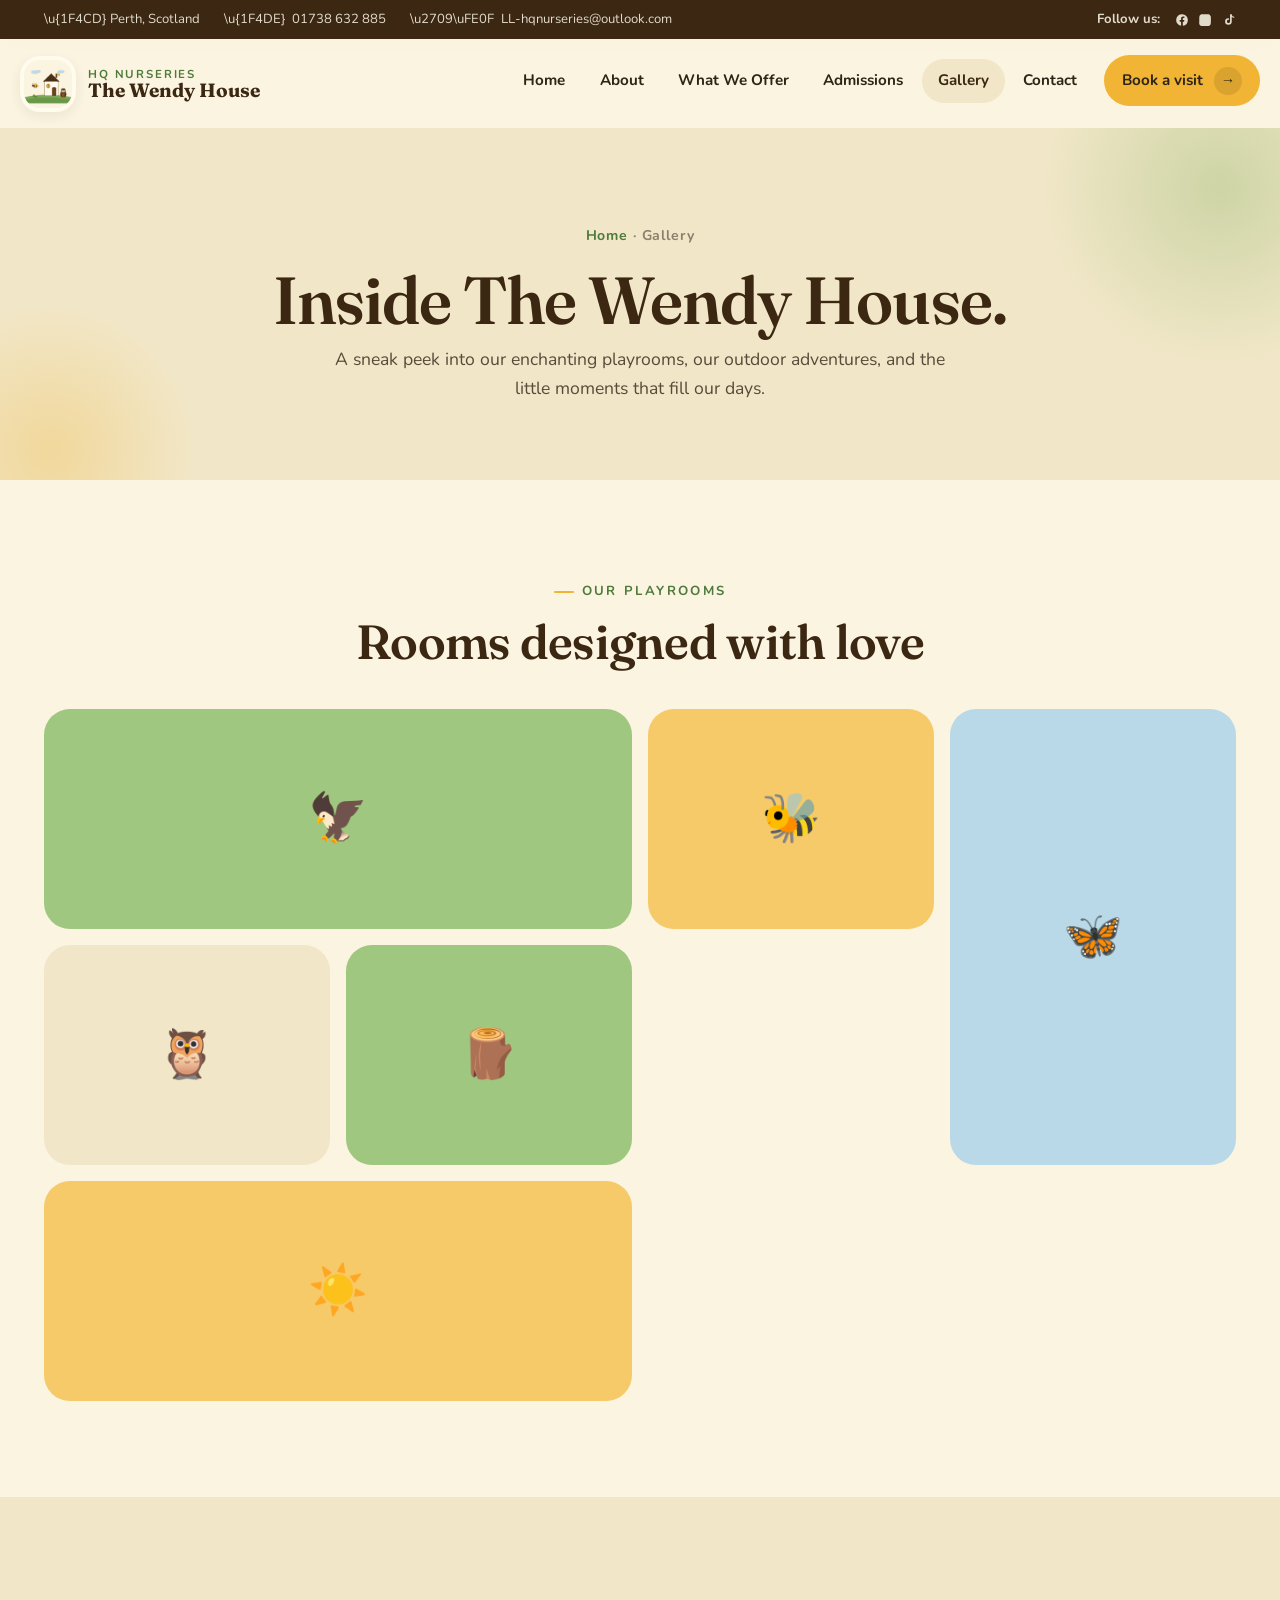
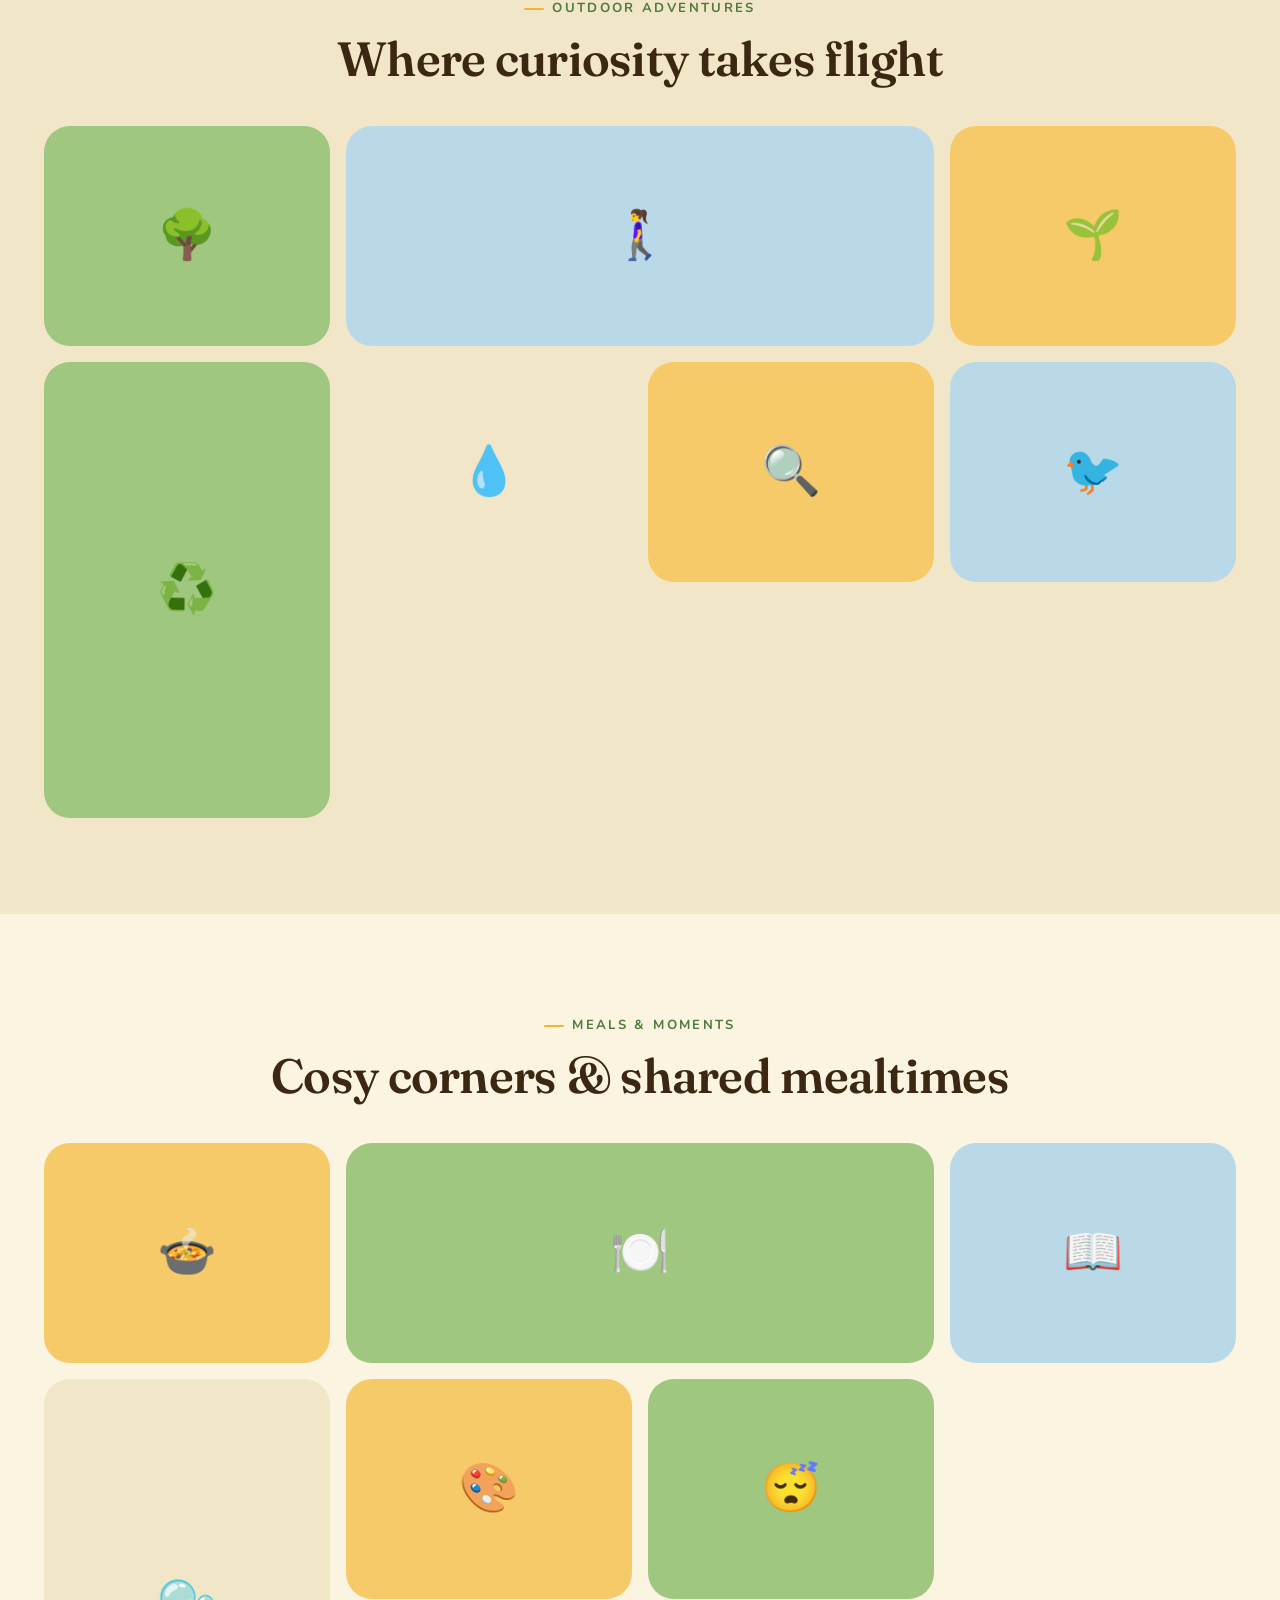
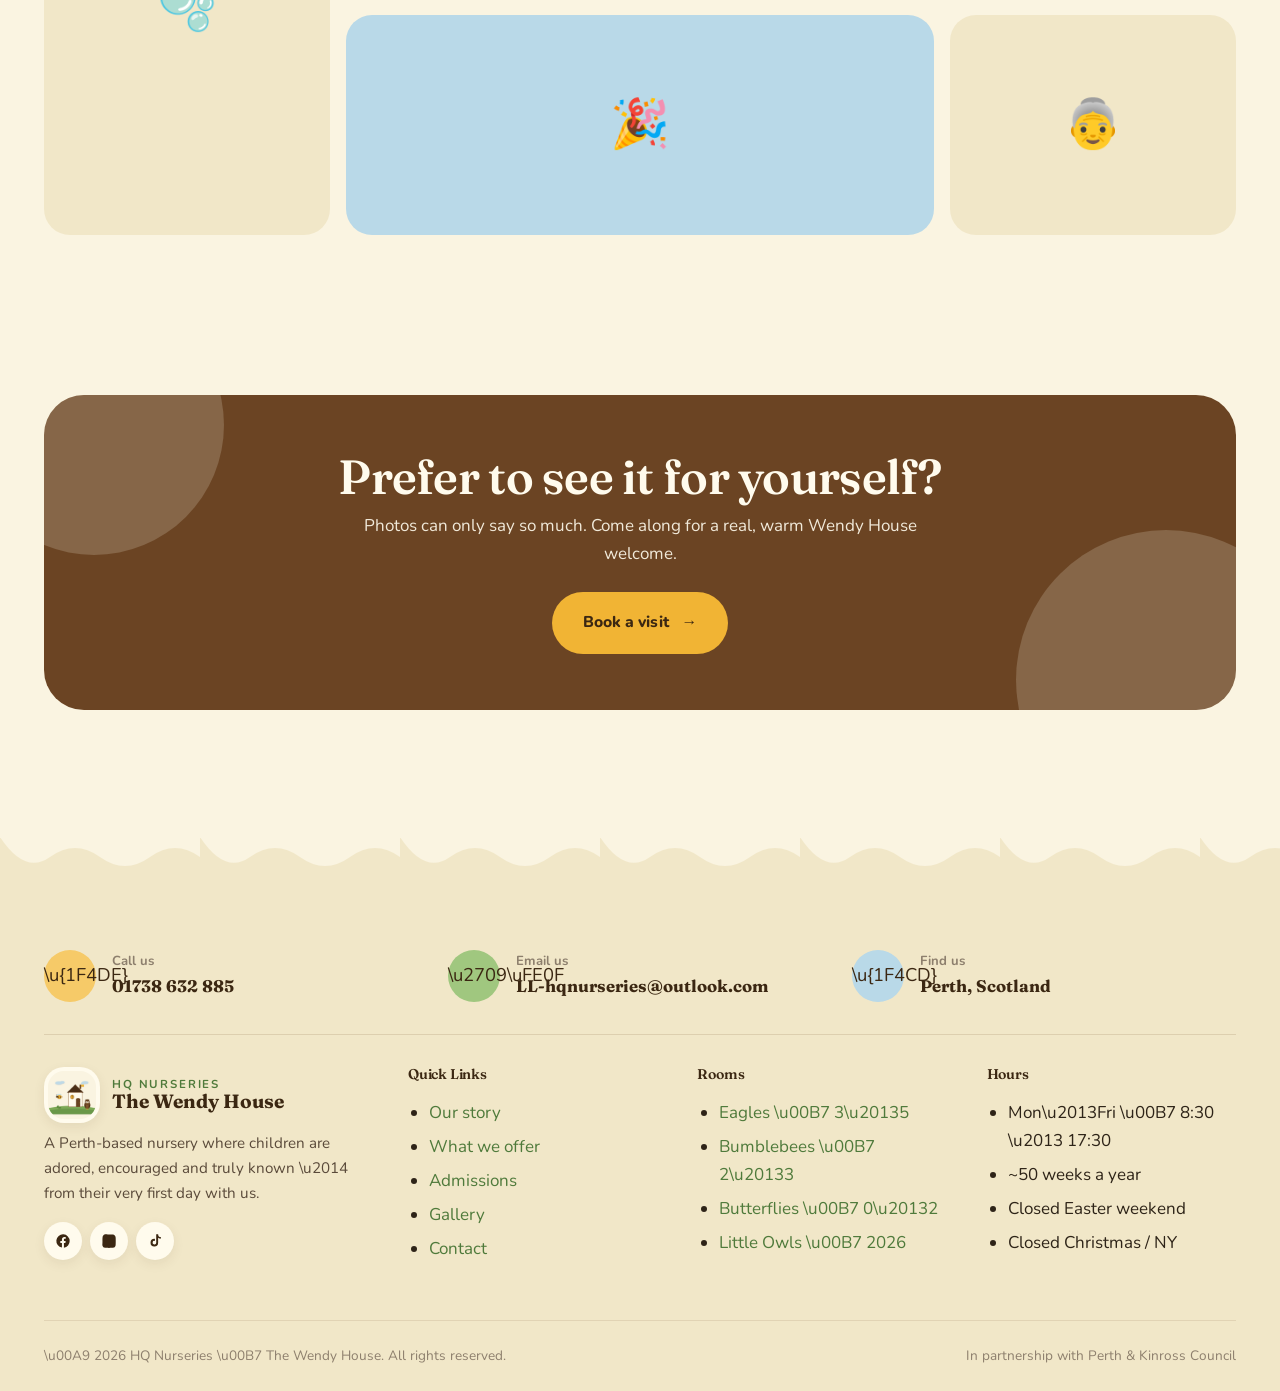
<file: gallery.html>
<!DOCTYPE html>
<html lang="en-GB">
<head>
  <meta charset="UTF-8" />
  <meta name="viewport" content="width=device-width, initial-scale=1.0" />
  <title>Gallery · The Wendy House · HQ Nurseries, Perth</title>
  <meta name="description" content="A peek inside The Wendy House — our rooms, outdoor spaces, mealtimes and magical everyday moments." />
  <meta name="theme-color" content="#FAF4E1" />
  <link rel="icon" href="assets/logo-square.png" type="image/png" />
  <link rel="preconnect" href="https://fonts.googleapis.com" />
  <link rel="preconnect" href="https://fonts.gstatic.com" crossorigin />
  <link href="https://fonts.googleapis.com/css2?family=Fraunces:ital,opsz,wght@0,9..144,400;0,9..144,500;0,9..144,600;1,9..144,400&family=Nunito:wght@400;600;700;800&display=swap" rel="stylesheet" />
  <link rel="stylesheet" href="css/styles.css" />
</head>
<body>
  <a class="visually-hidden" href="#main">Skip to content</a>

  <!-- TOP BAR -->
  <div class="topbar">
    <div class="container topbar__grid">
      <div class="topbar__info">
        <span>\u{1F4CD} Perth, Scotland</span>
        <span>\u{1F4DE} <a href="tel:01738632885">01738 632 885</a></span>
        <span>\u2709\uFE0F <a href="mailto:LL-hqnurseries@outlook.com">LL-hqnurseries@outlook.com</a></span>
      </div>
      <div class="topbar__socials">
        <strong>Follow us:</strong>
        <a href="#" aria-label="Facebook"><svg viewBox="0 0 24 24"><path d="M22 12a10 10 0 1 0-11.6 9.9v-7H8v-3h2.4V9.8c0-2.4 1.4-3.7 3.6-3.7 1 0 2.1.2 2.1.2v2.3h-1.2c-1.2 0-1.5.7-1.5 1.5V12h2.6l-.4 3h-2.2v7A10 10 0 0 0 22 12Z"/></svg></a>
        <a href="#" aria-label="Instagram"><svg viewBox="0 0 24 24"><path d="M12 2.2c3.2 0 3.6 0 4.8.1 1.2.1 1.9.2 2.3.4.6.2 1 .5 1.5 1s.7.9 1 1.5c.2.4.3 1.1.4 2.3.1 1.2.1 1.6.1 4.8s0 3.6-.1 4.8c-.1 1.2-.2 1.9-.4 2.3-.2.6-.5 1-1 1.5s-.9.7-1.5 1c-.4.2-1.1.3-2.3.4-1.2.1-1.6.1-4.8.1s-3.6 0-4.8-.1c-1.2-.1-1.9-.2-2.3-.4-.6-.2-1-.5-1.5-1s-.7-.9-1-1.5c-.2-.4-.3-1.1-.4-2.3C2.2 15.6 2.2 15.2 2.2 12s0-3.6.1-4.8c.1-1.2.2-1.9.4-2.3.2-.6.5-1 1-1.5s.9-.7 1.5-1c.4-.2 1.1-.3 2.3-.4C8.4 2.2 8.8 2.2 12 2.2Z"/></svg></a>
        <a href="#" aria-label="TikTok"><svg viewBox="0 0 24 24"><path d="M21 8.4a7.3 7.3 0 0 1-4.3-1.4v7.5a5.7 5.7 0 1 1-5.7-5.7c.3 0 .6 0 .9.1v3a2.7 2.7 0 1 0 1.9 2.6V2h2.9a4.4 4.4 0 0 0 4.3 4.4v2Z"/></svg></a>
      </div>
    </div>
  </div>

  <header class="site-header">
    <div class="container nav">
      <a class="brand" href="index.html">
        <img class="brand__mark" src="assets/logo-square.png" alt="" />
        <span class="brand__text"><small>HQ Nurseries</small><strong>The Wendy House</strong></span>
      </a>
      <button class="nav__toggle" aria-label="Toggle navigation" aria-expanded="false" aria-controls="primary-nav"><span></span></button>
      <ul class="nav__links" id="primary-nav">
        <li><a href="index.html">Home</a></li>
        <li><a href="about.html">About</a></li>
        <li><a href="what-we-offer.html">What We Offer</a></li>
        <li><a href="admissions.html">Admissions</a></li>
        <li><a href="gallery.html">Gallery</a></li>
        <li><a href="contact.html">Contact</a></li>
        <li><a class="btn btn--primary nav__cta" href="admissions.html#enquire">Book a visit <span class="btn__arrow">→</span></a></li>
      </ul>
    </div>
  </header>

  <main id="main">

    <section class="page-hero">
      <div class="container">
        <div class="crumbs"><a href="index.html">Home</a> · Gallery</div>
        <h1>Inside The Wendy House.</h1>
        <p>A sneak peek into our enchanting playrooms, our outdoor adventures, and the little moments that fill our days.</p>
      </div>
    </section>

    <!-- GALLERY: ROOMS -->
    <section class="section">
      <div class="container">
        <div class="section-head">
          <span class="eyebrow">Our playrooms</span>
          <h2>Rooms designed with love</h2>
        </div>
        <div class="gallery">
          <div class="gallery__item gallery__item--green gallery__item--wide" data-caption="Eagles Room · ages 3–5, preschool">🦅</div>
          <div class="gallery__item gallery__item--yellow" data-caption="Bumblebees Room · ages 2–3">🐝</div>
          <div class="gallery__item gallery__item--blue gallery__item--tall" data-caption="Butterflies Room · ages 0–2">🦋</div>
          <div class="gallery__item gallery__item--brown" data-caption="Little Owls Room · opening mid-2026">🦉</div>
          <div class="gallery__item gallery__item--green" data-caption="Natural wooden resources">🪵</div>
          <div class="gallery__item gallery__item--yellow gallery__item--wide" data-caption="Sunshine-filled honeycomb haven">☀️</div>
        </div>
      </div>
    </section>

    <!-- GALLERY: OUTDOORS -->
    <section class="section section--cream-deep">
      <div class="container">
        <div class="section-head">
          <span class="eyebrow">Outdoor adventures</span>
          <h2>Where curiosity takes flight</h2>
        </div>
        <div class="gallery">
          <div class="gallery__item gallery__item--green" data-caption="Our two large outdoor areas">🌳</div>
          <div class="gallery__item gallery__item--blue gallery__item--wide" data-caption="Nature walks in Perth">🚶‍♀️</div>
          <div class="gallery__item gallery__item--yellow" data-caption="Gardening &amp; growing">🌱</div>
          <div class="gallery__item gallery__item--green gallery__item--tall" data-caption="Litter picks · little community ambassadors">♻️</div>
          <div class="gallery__item gallery__item--brown" data-caption="Puddle jumping">💧</div>
          <div class="gallery__item gallery__item--yellow" data-caption="Scavenger hunts">🔍</div>
          <div class="gallery__item gallery__item--blue" data-caption="Bird spotting">🐦</div>
        </div>
      </div>
    </section>

    <!-- GALLERY: MEALS & MOMENTS -->
    <section class="section">
      <div class="container">
        <div class="section-head">
          <span class="eyebrow">Meals &amp; moments</span>
          <h2>Cosy corners &amp; shared mealtimes</h2>
        </div>
        <div class="gallery">
          <div class="gallery__item gallery__item--yellow" data-caption="Nutritious lunch by Chef Andzelika">🍲</div>
          <div class="gallery__item gallery__item--green gallery__item--wide" data-caption="Staff eating with children · modelling social mealtimes">🍽️</div>
          <div class="gallery__item gallery__item--blue" data-caption="Quiet story corner">📖</div>
          <div class="gallery__item gallery__item--brown gallery__item--tall" data-caption="Sensory exploration">🫧</div>
          <div class="gallery__item gallery__item--yellow" data-caption="Creative expression">🎨</div>
          <div class="gallery__item gallery__item--green" data-caption="Cosy naps for Butterflies">😴</div>
          <div class="gallery__item gallery__item--blue gallery__item--wide" data-caption="Celebrating every milestone">🎉</div>
          <div class="gallery__item gallery__item--brown" data-caption="Intergenerational visits to our local care home">👵</div>
        </div>
      </div>
    </section>

    <section class="section section--tight">
      <div class="container">
        <div class="cta-band">
          <h2>Prefer to see it for yourself?</h2>
          <p>Photos can only say so much. Come along for a real, warm Wendy House welcome.</p>
          <a class="btn btn--primary btn--arrow" href="admissions.html#enquire">Book a visit</a>
        </div>
      </div>
    </section>

  </main>

  <!-- FOOTER -->
  <footer class="site-footer">
    <div class="container">
      <div class="footer__contacts">
        <div class="footer__contact">
          <div class="footer__contact-icon">\u{1F4DE}</div>
          <div>
            <small>Call us</small>
            <strong><a href="tel:01738632885">01738 632 885</a></strong>
          </div>
        </div>
        <div class="footer__contact">
          <div class="footer__contact-icon">\u2709\uFE0F</div>
          <div>
            <small>Email us</small>
            <strong><a href="mailto:LL-hqnurseries@outlook.com">LL-hqnurseries@outlook.com</a></strong>
          </div>
        </div>
        <div class="footer__contact">
          <div class="footer__contact-icon">\u{1F4CD}</div>
          <div>
            <small>Find us</small>
            <strong>Perth, Scotland</strong>
          </div>
        </div>
      </div>

      <div class="footer__grid">
        <div>
          <a class="brand" href="index.html">
            <img class="brand__mark" src="assets/logo-square.png" alt="" />
            <span class="brand__text"><small>HQ Nurseries</small><strong>The Wendy House</strong></span>
          </a>
          <p class="footer__blurb">A Perth-based nursery where children are adored, encouraged and truly known \u2014 from their very first day with us.</p>
          <div class="socials" aria-label="Social links">
            <a href="#" aria-label="Facebook"><svg viewBox="0 0 24 24"><path d="M22 12a10 10 0 1 0-11.6 9.9v-7H8v-3h2.4V9.8c0-2.4 1.4-3.7 3.6-3.7 1 0 2.1.2 2.1.2v2.3h-1.2c-1.2 0-1.5.7-1.5 1.5V12h2.6l-.4 3h-2.2v7A10 10 0 0 0 22 12Z"/></svg></a>
            <a href="#" aria-label="Instagram"><svg viewBox="0 0 24 24"><path d="M12 2.2c3.2 0 3.6 0 4.8.1 1.2.1 1.9.2 2.3.4.6.2 1 .5 1.5 1s.7.9 1 1.5c.2.4.3 1.1.4 2.3.1 1.2.1 1.6.1 4.8s0 3.6-.1 4.8c-.1 1.2-.2 1.9-.4 2.3-.2.6-.5 1-1 1.5s-.9.7-1.5 1c-.4.2-1.1.3-2.3.4-1.2.1-1.6.1-4.8.1s-3.6 0-4.8-.1c-1.2-.1-1.9-.2-2.3-.4-.6-.2-1-.5-1.5-1s-.7-.9-1-1.5c-.2-.4-.3-1.1-.4-2.3C2.2 15.6 2.2 15.2 2.2 12s0-3.6.1-4.8c.1-1.2.2-1.9.4-2.3.2-.6.5-1 1-1.5s.9-.7 1.5-1c.4-.2 1.1-.3 2.3-.4C8.4 2.2 8.8 2.2 12 2.2Z"/></svg></a>
            <a href="#" aria-label="TikTok"><svg viewBox="0 0 24 24"><path d="M21 8.4a7.3 7.3 0 0 1-4.3-1.4v7.5a5.7 5.7 0 1 1-5.7-5.7c.3 0 .6 0 .9.1v3a2.7 2.7 0 1 0 1.9 2.6V2h2.9a4.4 4.4 0 0 0 4.3 4.4v2Z"/></svg></a>
          </div>
        </div>
        <div>
          <h5>Quick Links</h5>
          <ul>
            <li><a href="about.html">Our story</a></li>
            <li><a href="what-we-offer.html">What we offer</a></li>
            <li><a href="admissions.html">Admissions</a></li>
            <li><a href="gallery.html">Gallery</a></li>
            <li><a href="contact.html">Contact</a></li>
          </ul>
        </div>
        <div>
          <h5>Rooms</h5>
          <ul>
            <li><a href="what-we-offer.html#eagles">Eagles \u00B7 3\u20135</a></li>
            <li><a href="what-we-offer.html#bumblebees">Bumblebees \u00B7 2\u20133</a></li>
            <li><a href="what-we-offer.html#butterflies">Butterflies \u00B7 0\u20132</a></li>
            <li><a href="what-we-offer.html#owls">Little Owls \u00B7 2026</a></li>
          </ul>
        </div>
        <div>
          <h5>Hours</h5>
          <ul>
            <li>Mon\u2013Fri \u00B7 8:30 \u2013 17:30</li>
            <li>~50 weeks a year</li>
            <li>Closed Easter weekend</li>
            <li>Closed Christmas / NY</li>
          </ul>
        </div>
      </div>

      <div class="footer__legal">
        <span>\u00A9 <span id="year"></span> HQ Nurseries \u00B7 The Wendy House. All rights reserved.</span>
        <span>In partnership with Perth &amp; Kinross Council</span>
      </div>
    </div>
  </footer>

  <button class="to-top" aria-label="Scroll to top">\u2191</button>

  <script src="js/main.js"></script>
</body>
</html>
</file>
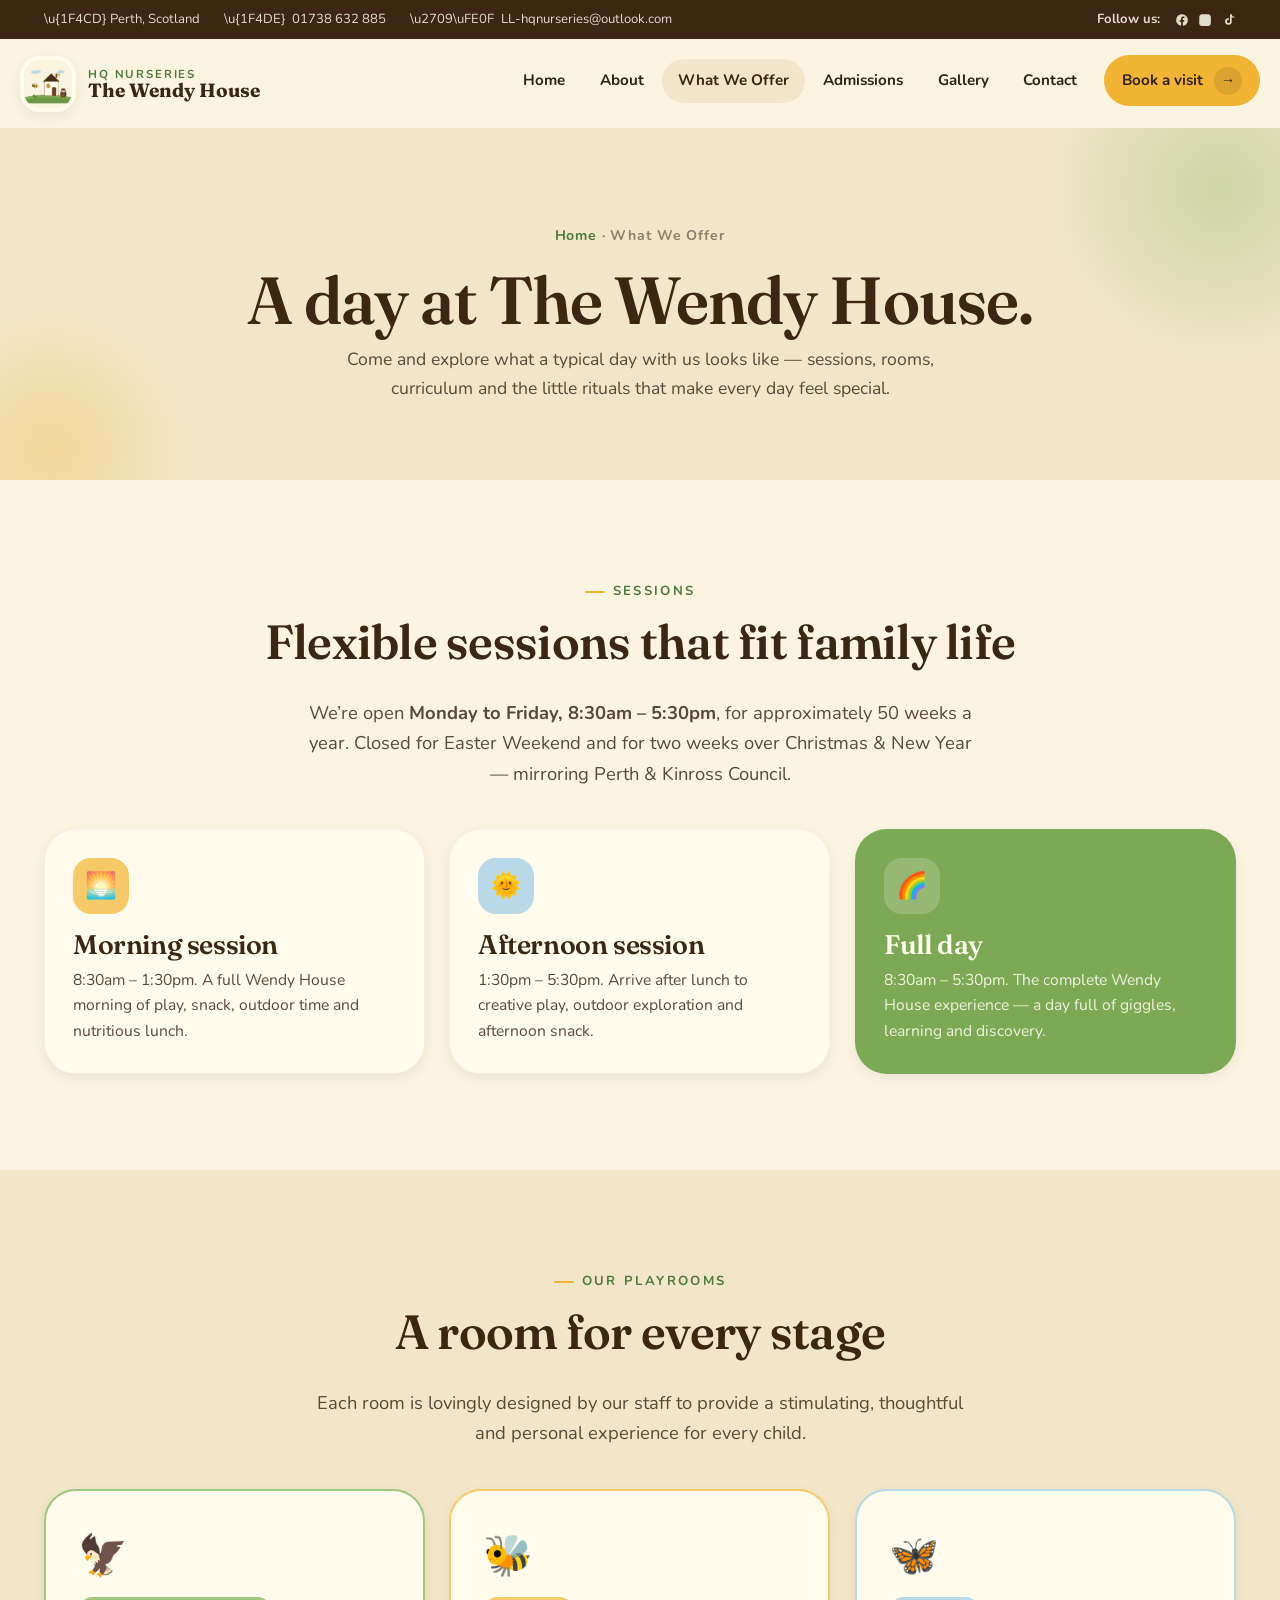
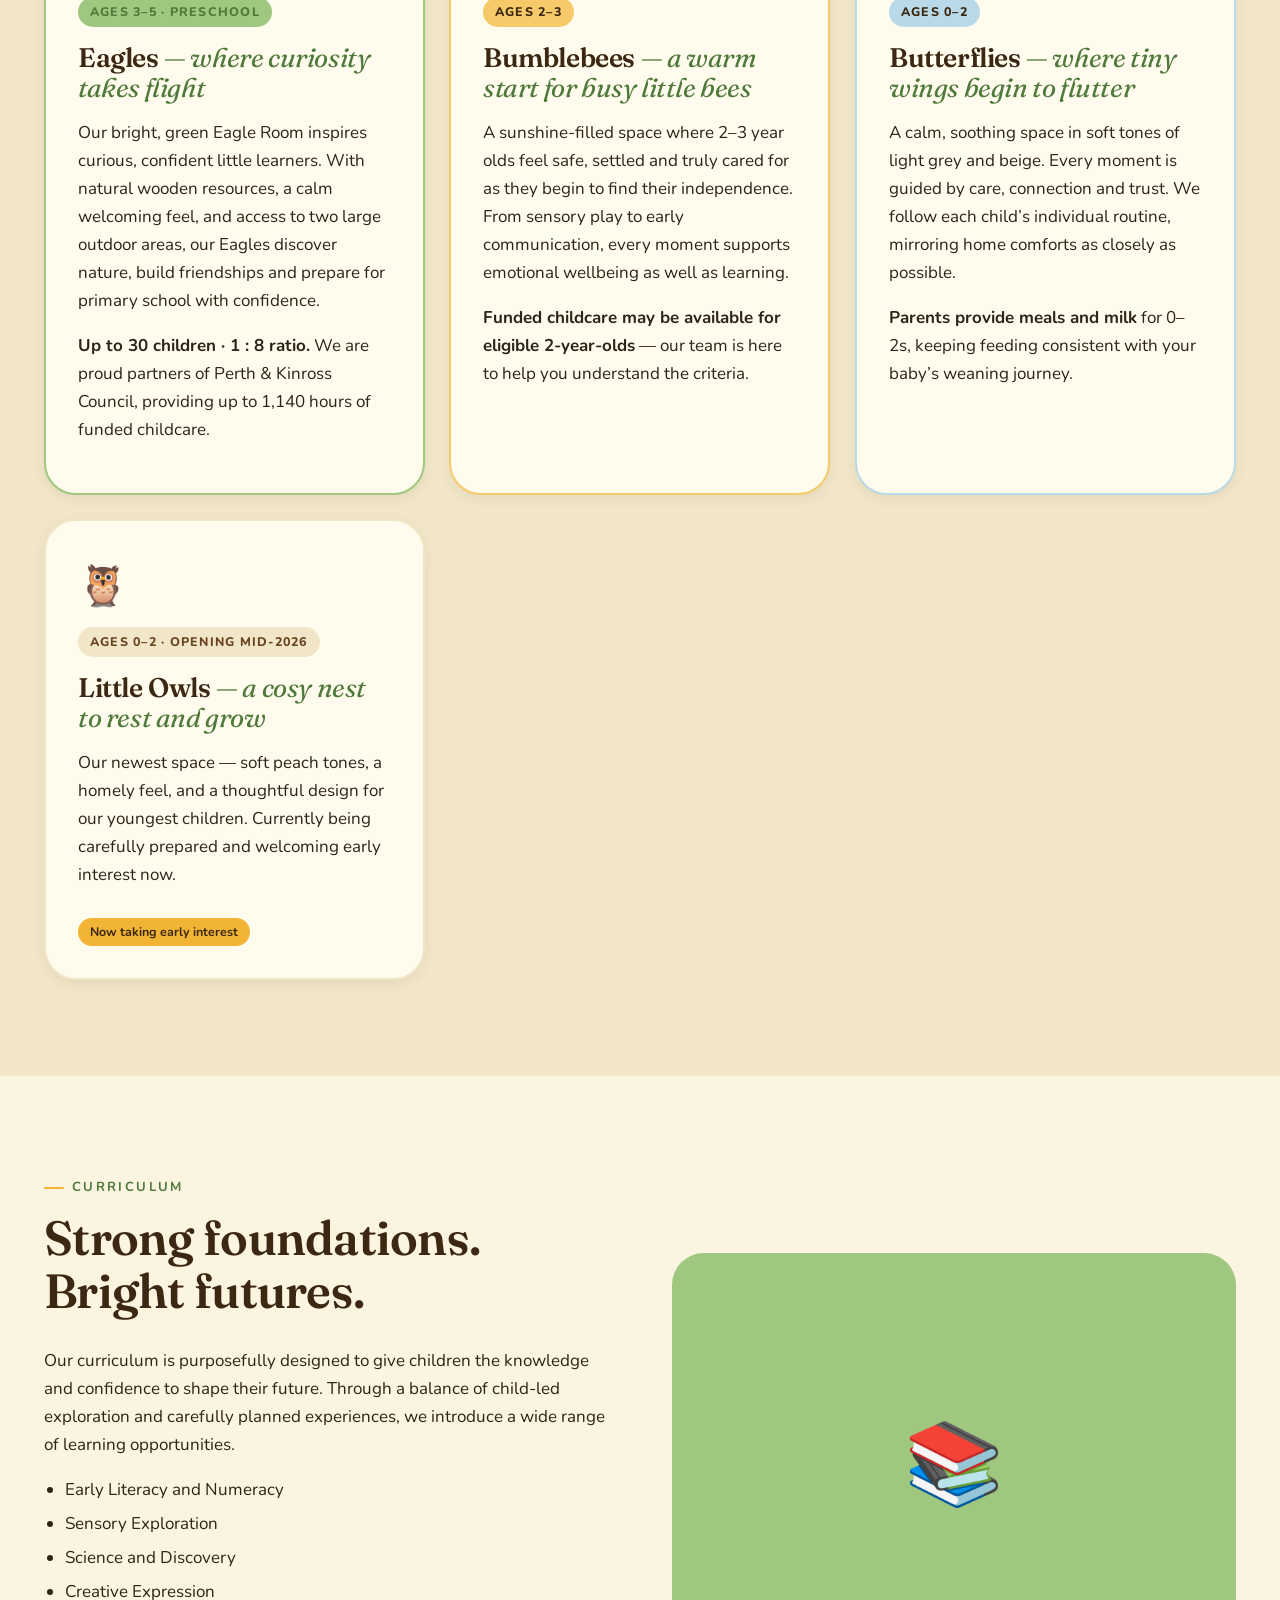
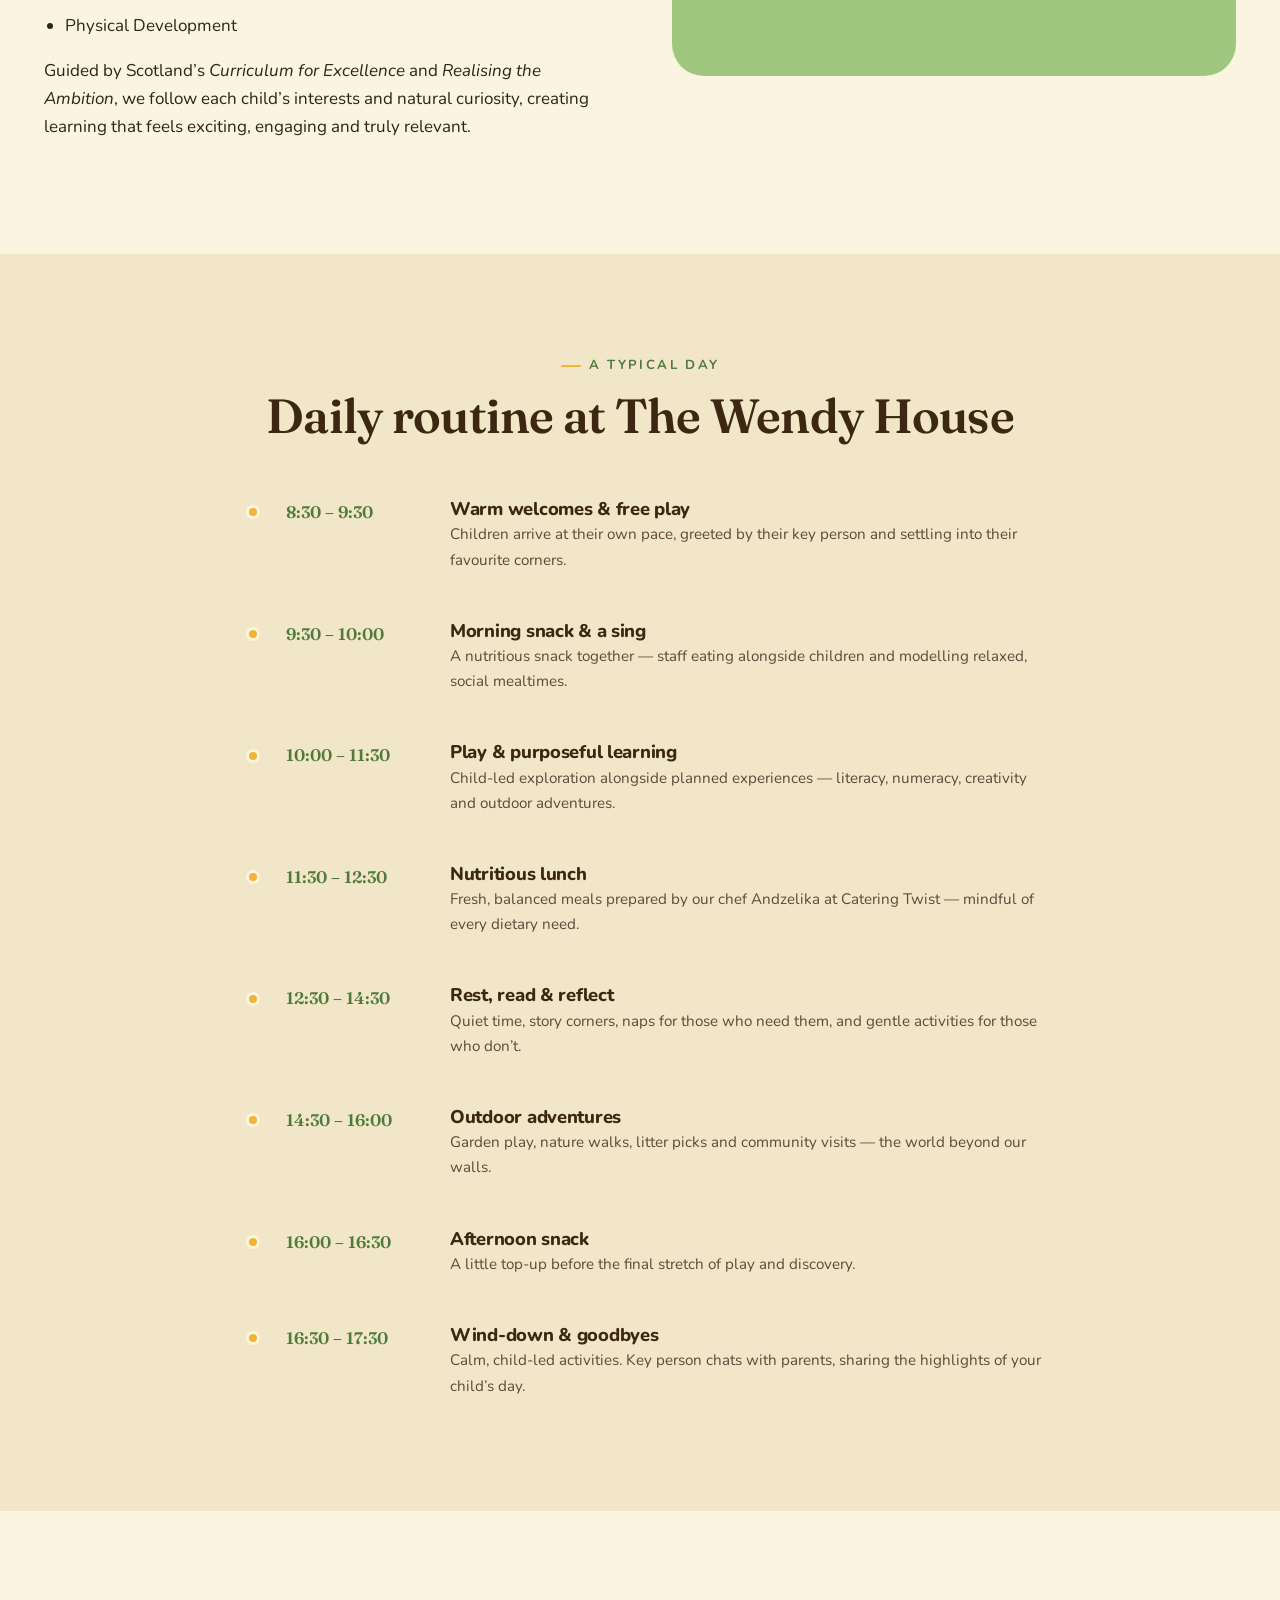
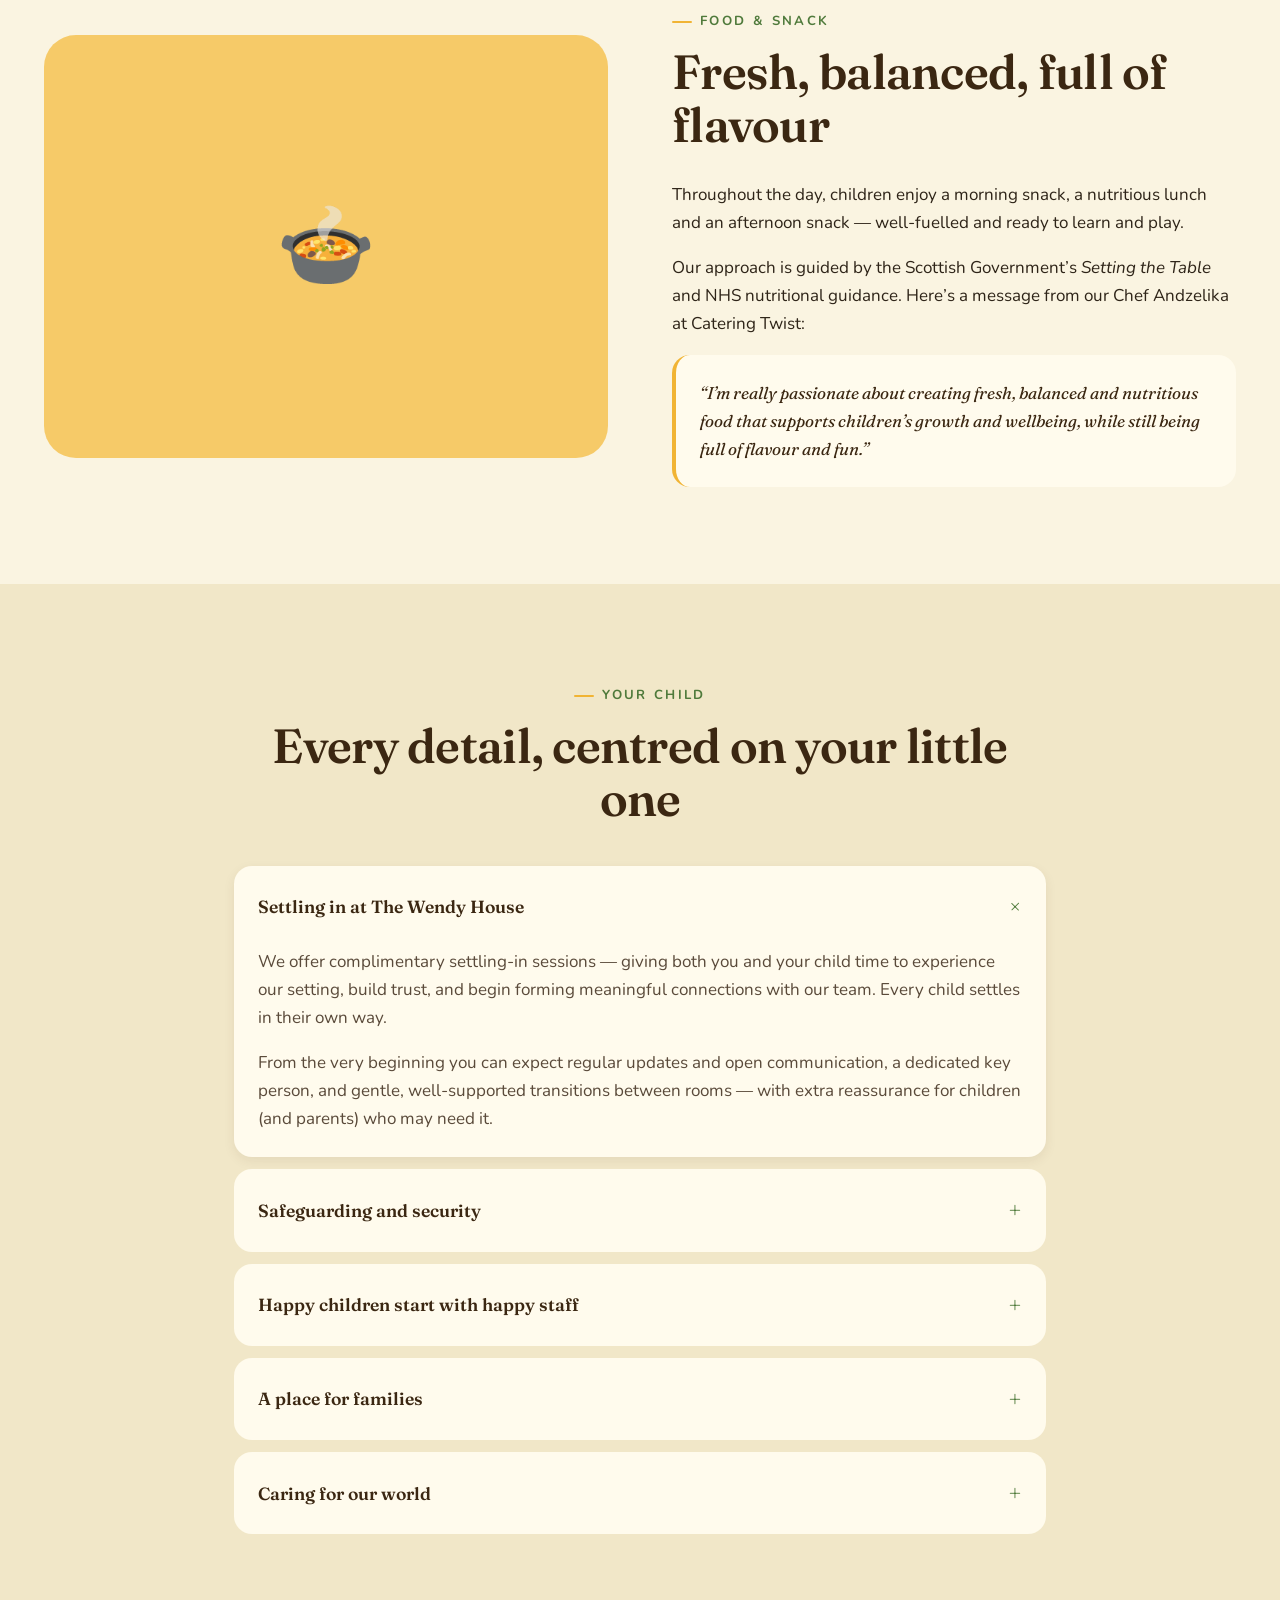
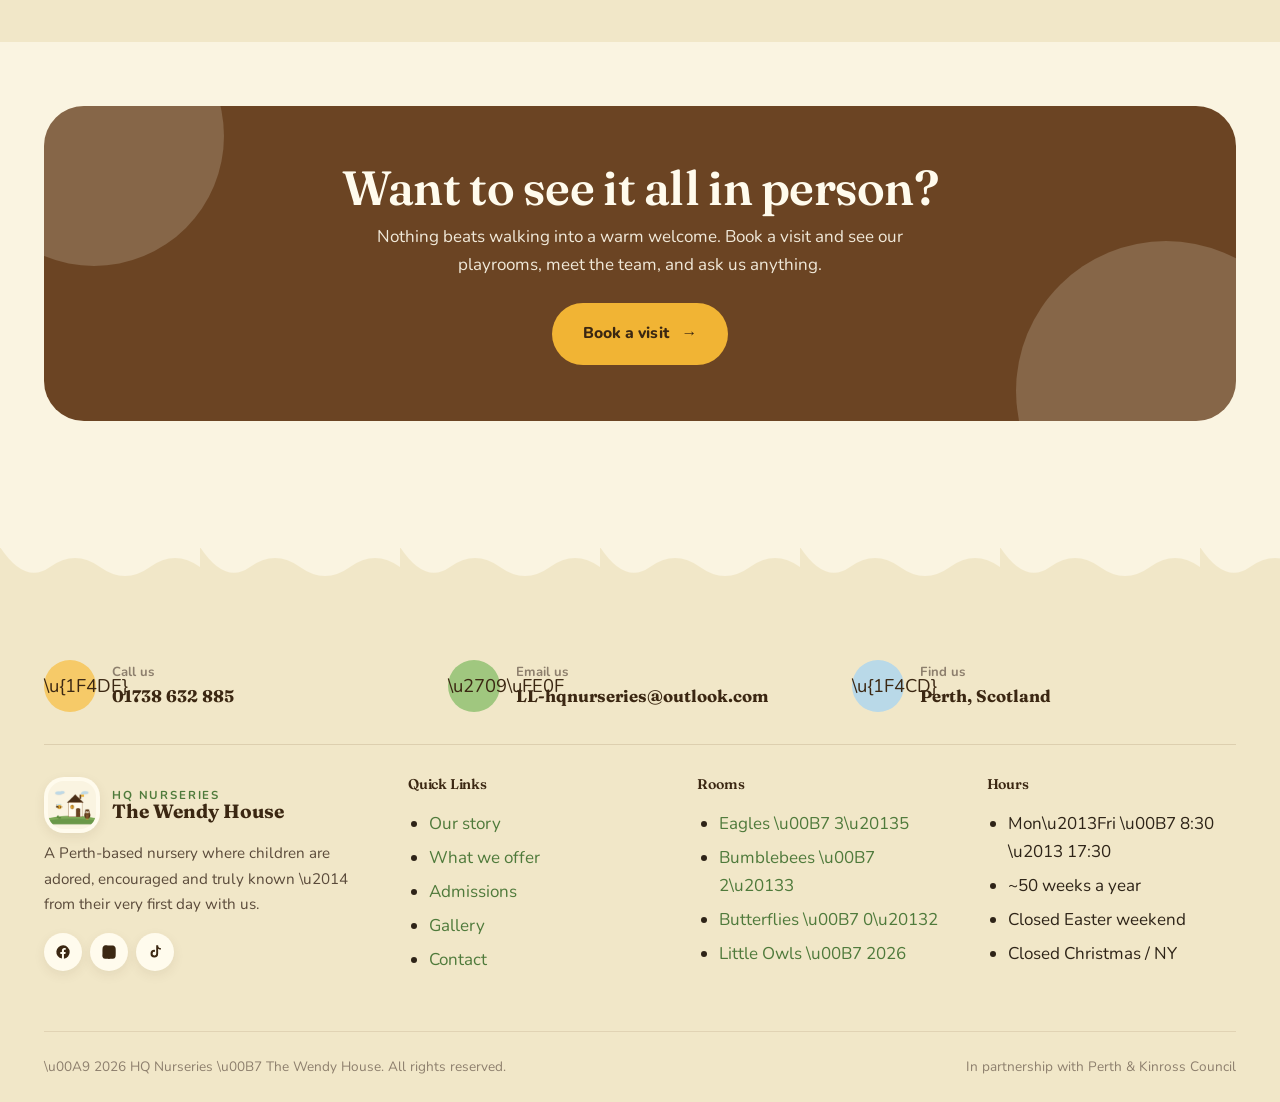
<file: what-we-offer.html>
<!DOCTYPE html>
<html lang="en-GB">
<head>
  <meta charset="UTF-8" />
  <meta name="viewport" content="width=device-width, initial-scale=1.0" />
  <title>What We Offer · The Wendy House · HQ Nurseries, Perth</title>
  <meta name="description" content="Sessions, age groups, curriculum and a typical day at The Wendy House nursery in Perth." />
  <meta name="theme-color" content="#FAF4E1" />
  <link rel="icon" href="assets/logo-square.png" type="image/png" />
  <link rel="preconnect" href="https://fonts.googleapis.com" />
  <link rel="preconnect" href="https://fonts.gstatic.com" crossorigin />
  <link href="https://fonts.googleapis.com/css2?family=Fraunces:ital,opsz,wght@0,9..144,400;0,9..144,500;0,9..144,600;1,9..144,400&family=Nunito:wght@400;600;700;800&display=swap" rel="stylesheet" />
  <link rel="stylesheet" href="css/styles.css" />
</head>
<body>
  <a class="visually-hidden" href="#main">Skip to content</a>

  <!-- TOP BAR -->
  <div class="topbar">
    <div class="container topbar__grid">
      <div class="topbar__info">
        <span>\u{1F4CD} Perth, Scotland</span>
        <span>\u{1F4DE} <a href="tel:01738632885">01738 632 885</a></span>
        <span>\u2709\uFE0F <a href="mailto:LL-hqnurseries@outlook.com">LL-hqnurseries@outlook.com</a></span>
      </div>
      <div class="topbar__socials">
        <strong>Follow us:</strong>
        <a href="#" aria-label="Facebook"><svg viewBox="0 0 24 24"><path d="M22 12a10 10 0 1 0-11.6 9.9v-7H8v-3h2.4V9.8c0-2.4 1.4-3.7 3.6-3.7 1 0 2.1.2 2.1.2v2.3h-1.2c-1.2 0-1.5.7-1.5 1.5V12h2.6l-.4 3h-2.2v7A10 10 0 0 0 22 12Z"/></svg></a>
        <a href="#" aria-label="Instagram"><svg viewBox="0 0 24 24"><path d="M12 2.2c3.2 0 3.6 0 4.8.1 1.2.1 1.9.2 2.3.4.6.2 1 .5 1.5 1s.7.9 1 1.5c.2.4.3 1.1.4 2.3.1 1.2.1 1.6.1 4.8s0 3.6-.1 4.8c-.1 1.2-.2 1.9-.4 2.3-.2.6-.5 1-1 1.5s-.9.7-1.5 1c-.4.2-1.1.3-2.3.4-1.2.1-1.6.1-4.8.1s-3.6 0-4.8-.1c-1.2-.1-1.9-.2-2.3-.4-.6-.2-1-.5-1.5-1s-.7-.9-1-1.5c-.2-.4-.3-1.1-.4-2.3C2.2 15.6 2.2 15.2 2.2 12s0-3.6.1-4.8c.1-1.2.2-1.9.4-2.3.2-.6.5-1 1-1.5s.9-.7 1.5-1c.4-.2 1.1-.3 2.3-.4C8.4 2.2 8.8 2.2 12 2.2Z"/></svg></a>
        <a href="#" aria-label="TikTok"><svg viewBox="0 0 24 24"><path d="M21 8.4a7.3 7.3 0 0 1-4.3-1.4v7.5a5.7 5.7 0 1 1-5.7-5.7c.3 0 .6 0 .9.1v3a2.7 2.7 0 1 0 1.9 2.6V2h2.9a4.4 4.4 0 0 0 4.3 4.4v2Z"/></svg></a>
      </div>
    </div>
  </div>

  <header class="site-header">
    <div class="container nav">
      <a class="brand" href="index.html">
        <img class="brand__mark" src="assets/logo-square.png" alt="" />
        <span class="brand__text"><small>HQ Nurseries</small><strong>The Wendy House</strong></span>
      </a>
      <button class="nav__toggle" aria-label="Toggle navigation" aria-expanded="false" aria-controls="primary-nav"><span></span></button>
      <ul class="nav__links" id="primary-nav">
        <li><a href="index.html">Home</a></li>
        <li><a href="about.html">About</a></li>
        <li><a href="what-we-offer.html">What We Offer</a></li>
        <li><a href="admissions.html">Admissions</a></li>
        <li><a href="gallery.html">Gallery</a></li>
        <li><a href="contact.html">Contact</a></li>
        <li><a class="btn btn--primary nav__cta" href="admissions.html#enquire">Book a visit <span class="btn__arrow">→</span></a></li>
      </ul>
    </div>
  </header>

  <main id="main">

    <section class="page-hero">
      <div class="container">
        <div class="crumbs"><a href="index.html">Home</a> · What We Offer</div>
        <h1>A day at The Wendy House.</h1>
        <p>Come and explore what a typical day with us looks like — sessions, rooms, curriculum and the little rituals that make every day feel special.</p>
      </div>
    </section>

    <!-- SESSIONS -->
    <section class="section">
      <div class="container">
        <div class="section-head">
          <span class="eyebrow">Sessions</span>
          <h2>Flexible sessions that fit family life</h2>
          <p class="lead" style="margin:0 auto;">We’re open <strong>Monday to Friday, 8:30am – 5:30pm</strong>, for approximately 50 weeks a year. Closed for Easter Weekend and for two weeks over Christmas &amp; New Year — mirroring Perth &amp; Kinross Council.</p>
        </div>
        <div class="cards">
          <article class="card">
            <div class="card__icon card__icon--yellow">🌅</div>
            <h3>Morning session</h3>
            <p>8:30am – 1:30pm. A full Wendy House morning of play, snack, outdoor time and nutritious lunch.</p>
          </article>
          <article class="card">
            <div class="card__icon card__icon--blue">🌞</div>
            <h3>Afternoon session</h3>
            <p>1:30pm – 5:30pm. Arrive after lunch to creative play, outdoor exploration and afternoon snack.</p>
          </article>
          <article class="card card--highlight">
            <div class="card__icon">🌈</div>
            <h3>Full day</h3>
            <p>8:30am – 5:30pm. The complete Wendy House experience — a day full of giggles, learning and discovery.</p>
          </article>
        </div>
      </div>
    </section>

    <!-- PLAYROOMS -->
    <section class="section section--cream-deep">
      <div class="container">
        <div class="section-head">
          <span class="eyebrow">Our Playrooms</span>
          <h2>A room for every stage</h2>
          <p class="lead" style="margin:0 auto;">Each room is lovingly designed by our staff to provide a stimulating, thoughtful and personal experience for every child.</p>
        </div>
        <div class="rooms">

          <article class="room room--eagles" id="eagles">
            <span class="room__emoji" aria-hidden="true">🦅</span>
            <span class="room__age">Ages 3–5 · Preschool</span>
            <h3>Eagles <em>— where curiosity takes flight</em></h3>
            <p>Our bright, green Eagle Room inspires curious, confident little learners. With natural wooden resources, a calm welcoming feel, and access to two large outdoor areas, our Eagles discover nature, build friendships and prepare for primary school with confidence.</p>
            <p><strong>Up to 30 children · 1 : 8 ratio.</strong> We are proud partners of Perth &amp; Kinross Council, providing up to 1,140 hours of funded childcare.</p>
          </article>

          <article class="room room--bees" id="bumblebees">
            <span class="room__emoji" aria-hidden="true">🐝</span>
            <span class="room__age">Ages 2–3</span>
            <h3>Bumblebees <em>— a warm start for busy little bees</em></h3>
            <p>A sunshine-filled space where 2–3 year olds feel safe, settled and truly cared for as they begin to find their independence. From sensory play to early communication, every moment supports emotional wellbeing as well as learning.</p>
            <p><strong>Funded childcare may be available for eligible 2-year-olds</strong> — our team is here to help you understand the criteria.</p>
          </article>

          <article class="room room--butterflies" id="butterflies">
            <span class="room__emoji" aria-hidden="true">🦋</span>
            <span class="room__age">Ages 0–2</span>
            <h3>Butterflies <em>— where tiny wings begin to flutter</em></h3>
            <p>A calm, soothing space in soft tones of light grey and beige. Every moment is guided by care, connection and trust. We follow each child’s individual routine, mirroring home comforts as closely as possible.</p>
            <p><strong>Parents provide meals and milk</strong> for 0–2s, keeping feeding consistent with your baby’s weaning journey.</p>
          </article>

          <article class="room room--owls" id="owls">
            <span class="room__emoji" aria-hidden="true">🦉</span>
            <span class="room__age">Ages 0–2 · Opening mid-2026</span>
            <h3>Little Owls <em>— a cosy nest to rest and grow</em></h3>
            <p>Our newest space — soft peach tones, a homely feel, and a thoughtful design for our youngest children. Currently being carefully prepared and welcoming early interest now.</p>
            <span class="room__status">Now taking early interest</span>
          </article>

        </div>
      </div>
    </section>

    <!-- CURRICULUM -->
    <section class="section">
      <div class="container two-col">
        <div>
          <span class="eyebrow">Curriculum</span>
          <h2>Strong foundations. Bright futures.</h2>
          <p>Our curriculum is purposefully designed to give children the knowledge and confidence to shape their future. Through a balance of child-led exploration and carefully planned experiences, we introduce a wide range of learning opportunities.</p>
          <ul>
            <li>Early Literacy and Numeracy</li>
            <li>Sensory Exploration</li>
            <li>Science and Discovery</li>
            <li>Creative Expression</li>
            <li>Physical Development</li>
          </ul>
          <p>Guided by Scotland’s <em>Curriculum for Excellence</em> and <em>Realising the Ambition</em>, we follow each child’s interests and natural curiosity, creating learning that feels exciting, engaging and truly relevant.</p>
        </div>
        <div class="two-col__image two-col__image--green" aria-hidden="true">📚</div>
      </div>
    </section>

    <!-- TIMELINE -->
    <section class="section section--cream-deep">
      <div class="container">
        <div class="section-head">
          <span class="eyebrow">A typical day</span>
          <h2>Daily routine at The Wendy House</h2>
        </div>
        <div class="timeline" style="max-width: 820px; margin: 0 auto;">
          <div class="timeline__item">
            <div class="timeline__time">8:30 – 9:30</div>
            <div class="timeline__content">
              <h4>Warm welcomes &amp; free play</h4>
              <p>Children arrive at their own pace, greeted by their key person and settling into their favourite corners.</p>
            </div>
          </div>
          <div class="timeline__item">
            <div class="timeline__time">9:30 – 10:00</div>
            <div class="timeline__content">
              <h4>Morning snack &amp; a sing</h4>
              <p>A nutritious snack together — staff eating alongside children and modelling relaxed, social mealtimes.</p>
            </div>
          </div>
          <div class="timeline__item">
            <div class="timeline__time">10:00 – 11:30</div>
            <div class="timeline__content">
              <h4>Play &amp; purposeful learning</h4>
              <p>Child-led exploration alongside planned experiences — literacy, numeracy, creativity and outdoor adventures.</p>
            </div>
          </div>
          <div class="timeline__item">
            <div class="timeline__time">11:30 – 12:30</div>
            <div class="timeline__content">
              <h4>Nutritious lunch</h4>
              <p>Fresh, balanced meals prepared by our chef Andzelika at Catering Twist — mindful of every dietary need.</p>
            </div>
          </div>
          <div class="timeline__item">
            <div class="timeline__time">12:30 – 14:30</div>
            <div class="timeline__content">
              <h4>Rest, read &amp; reflect</h4>
              <p>Quiet time, story corners, naps for those who need them, and gentle activities for those who don’t.</p>
            </div>
          </div>
          <div class="timeline__item">
            <div class="timeline__time">14:30 – 16:00</div>
            <div class="timeline__content">
              <h4>Outdoor adventures</h4>
              <p>Garden play, nature walks, litter picks and community visits — the world beyond our walls.</p>
            </div>
          </div>
          <div class="timeline__item">
            <div class="timeline__time">16:00 – 16:30</div>
            <div class="timeline__content">
              <h4>Afternoon snack</h4>
              <p>A little top-up before the final stretch of play and discovery.</p>
            </div>
          </div>
          <div class="timeline__item">
            <div class="timeline__time">16:30 – 17:30</div>
            <div class="timeline__content">
              <h4>Wind-down &amp; goodbyes</h4>
              <p>Calm, child-led activities. Key person chats with parents, sharing the highlights of your child’s day.</p>
            </div>
          </div>
        </div>
      </div>
    </section>

    <!-- FOOD -->
    <section class="section">
      <div class="container two-col two-col--reverse">
        <div>
          <span class="eyebrow">Food &amp; snack</span>
          <h2>Fresh, balanced, full of flavour</h2>
          <p>Throughout the day, children enjoy a morning snack, a nutritious lunch and an afternoon snack — well-fuelled and ready to learn and play.</p>
          <p>Our approach is guided by the Scottish Government’s <em>Setting the Table</em> and NHS nutritional guidance. Here’s a message from our Chef Andzelika at Catering Twist:</p>
          <blockquote style="background: var(--cream-soft); padding: 1.5rem; border-radius: var(--radius); border-left: 4px solid var(--yellow); font-family: var(--font-display); color: var(--brown-deep); font-style: italic; margin: 0;">
            “I’m really passionate about creating fresh, balanced and nutritious food that supports children’s growth and wellbeing, while still being full of flavour and fun.”
          </blockquote>
        </div>
        <div class="two-col__image two-col__image--yellow" aria-hidden="true">🍲</div>
      </div>
    </section>

    <!-- SETTLING IN / SAFEGUARDING -->
    <section class="section section--cream-deep">
      <div class="container" style="max-width: 860px;">
        <div class="section-head">
          <span class="eyebrow">Your child</span>
          <h2>Every detail, centred on your little one</h2>
        </div>
        <div class="accordion">
          <details class="accordion__item" open>
            <summary>Settling in at The Wendy House</summary>
            <div class="accordion__body">
              <p>We offer complimentary settling-in sessions — giving both you and your child time to experience our setting, build trust, and begin forming meaningful connections with our team. Every child settles in their own way.</p>
              <p>From the very beginning you can expect regular updates and open communication, a dedicated key person, and gentle, well-supported transitions between rooms — with extra reassurance for children (and parents) who may need it.</p>
            </div>
          </details>
          <details class="accordion__item">
            <summary>Safeguarding and security</summary>
            <div class="accordion__body">
              <p>Your child’s safety is at the heart of everything we do. All visitors are carefully ID-checked and never left unsupervised, and we will only ever release children to a parent or authorised guardian. A vigilant, highly trained team and clear safeguarding practices mean you can feel confident your child is safe with us — every moment of every day.</p>
            </div>
          </details>
          <details class="accordion__item">
            <summary>Happy children start with happy staff</summary>
            <div class="accordion__body">
              <p>A nurturing environment for children begins with a happy, supported team. We invest in our staff’s wellbeing, creating a positive, caring culture that children feel every day.</p>
            </div>
          </details>
          <details class="accordion__item">
            <summary>A place for families</summary>
            <div class="accordion__body">
              <p>We want every parent to feel welcome, supported and part of our community from the very beginning. Through strong, trusting relationships, Stay-and-Play sessions, milestone celebrations and a confidential listening ear whenever you need it.</p>
            </div>
          </details>
          <details class="accordion__item">
            <summary>Caring for our world</summary>
            <div class="accordion__body">
              <p>We encourage children to care for the environment through everyday experiences — recycling, nature walks, litter picks and small acts of stewardship. We’re also committed to meaningful steps towards a more sustainable, net-zero future.</p>
            </div>
          </details>
        </div>
      </div>
    </section>

    <section class="section section--tight">
      <div class="container">
        <div class="cta-band">
          <h2>Want to see it all in person?</h2>
          <p>Nothing beats walking into a warm welcome. Book a visit and see our playrooms, meet the team, and ask us anything.</p>
          <a class="btn btn--primary btn--arrow" href="admissions.html#enquire">Book a visit</a>
        </div>
      </div>
    </section>

  </main>

  <!-- FOOTER -->
  <footer class="site-footer">
    <div class="container">
      <div class="footer__contacts">
        <div class="footer__contact">
          <div class="footer__contact-icon">\u{1F4DE}</div>
          <div>
            <small>Call us</small>
            <strong><a href="tel:01738632885">01738 632 885</a></strong>
          </div>
        </div>
        <div class="footer__contact">
          <div class="footer__contact-icon">\u2709\uFE0F</div>
          <div>
            <small>Email us</small>
            <strong><a href="mailto:LL-hqnurseries@outlook.com">LL-hqnurseries@outlook.com</a></strong>
          </div>
        </div>
        <div class="footer__contact">
          <div class="footer__contact-icon">\u{1F4CD}</div>
          <div>
            <small>Find us</small>
            <strong>Perth, Scotland</strong>
          </div>
        </div>
      </div>

      <div class="footer__grid">
        <div>
          <a class="brand" href="index.html">
            <img class="brand__mark" src="assets/logo-square.png" alt="" />
            <span class="brand__text"><small>HQ Nurseries</small><strong>The Wendy House</strong></span>
          </a>
          <p class="footer__blurb">A Perth-based nursery where children are adored, encouraged and truly known \u2014 from their very first day with us.</p>
          <div class="socials" aria-label="Social links">
            <a href="#" aria-label="Facebook"><svg viewBox="0 0 24 24"><path d="M22 12a10 10 0 1 0-11.6 9.9v-7H8v-3h2.4V9.8c0-2.4 1.4-3.7 3.6-3.7 1 0 2.1.2 2.1.2v2.3h-1.2c-1.2 0-1.5.7-1.5 1.5V12h2.6l-.4 3h-2.2v7A10 10 0 0 0 22 12Z"/></svg></a>
            <a href="#" aria-label="Instagram"><svg viewBox="0 0 24 24"><path d="M12 2.2c3.2 0 3.6 0 4.8.1 1.2.1 1.9.2 2.3.4.6.2 1 .5 1.5 1s.7.9 1 1.5c.2.4.3 1.1.4 2.3.1 1.2.1 1.6.1 4.8s0 3.6-.1 4.8c-.1 1.2-.2 1.9-.4 2.3-.2.6-.5 1-1 1.5s-.9.7-1.5 1c-.4.2-1.1.3-2.3.4-1.2.1-1.6.1-4.8.1s-3.6 0-4.8-.1c-1.2-.1-1.9-.2-2.3-.4-.6-.2-1-.5-1.5-1s-.7-.9-1-1.5c-.2-.4-.3-1.1-.4-2.3C2.2 15.6 2.2 15.2 2.2 12s0-3.6.1-4.8c.1-1.2.2-1.9.4-2.3.2-.6.5-1 1-1.5s.9-.7 1.5-1c.4-.2 1.1-.3 2.3-.4C8.4 2.2 8.8 2.2 12 2.2Z"/></svg></a>
            <a href="#" aria-label="TikTok"><svg viewBox="0 0 24 24"><path d="M21 8.4a7.3 7.3 0 0 1-4.3-1.4v7.5a5.7 5.7 0 1 1-5.7-5.7c.3 0 .6 0 .9.1v3a2.7 2.7 0 1 0 1.9 2.6V2h2.9a4.4 4.4 0 0 0 4.3 4.4v2Z"/></svg></a>
          </div>
        </div>
        <div>
          <h5>Quick Links</h5>
          <ul>
            <li><a href="about.html">Our story</a></li>
            <li><a href="what-we-offer.html">What we offer</a></li>
            <li><a href="admissions.html">Admissions</a></li>
            <li><a href="gallery.html">Gallery</a></li>
            <li><a href="contact.html">Contact</a></li>
          </ul>
        </div>
        <div>
          <h5>Rooms</h5>
          <ul>
            <li><a href="what-we-offer.html#eagles">Eagles \u00B7 3\u20135</a></li>
            <li><a href="what-we-offer.html#bumblebees">Bumblebees \u00B7 2\u20133</a></li>
            <li><a href="what-we-offer.html#butterflies">Butterflies \u00B7 0\u20132</a></li>
            <li><a href="what-we-offer.html#owls">Little Owls \u00B7 2026</a></li>
          </ul>
        </div>
        <div>
          <h5>Hours</h5>
          <ul>
            <li>Mon\u2013Fri \u00B7 8:30 \u2013 17:30</li>
            <li>~50 weeks a year</li>
            <li>Closed Easter weekend</li>
            <li>Closed Christmas / NY</li>
          </ul>
        </div>
      </div>

      <div class="footer__legal">
        <span>\u00A9 <span id="year"></span> HQ Nurseries \u00B7 The Wendy House. All rights reserved.</span>
        <span>In partnership with Perth &amp; Kinross Council</span>
      </div>
    </div>
  </footer>

  <button class="to-top" aria-label="Scroll to top">\u2191</button>

  <script src="js/main.js"></script>
</body>
</html>
</file>
<file: css/styles.css>
/* ============================================
   The Wendy House · HQ Nurseries
   Design System — kidsa-inspired redesign
   ============================================ */

:root {
  /* Brand palette */
  --cream: #FAF4E1;
  --cream-soft: #FFFBED;
  --cream-deep: #F1E7C8;
  --brown: #6B4423;
  --brown-soft: #8A5A30;
  --brown-deep: #3B2712;
  --yellow: #F1B434;
  --yellow-soft: #F6CA68;
  --yellow-deep: #D89921;
  --green: #7BA955;
  --green-soft: #A0C77F;
  --green-deep: #4F7A3B;
  --blue: #B9D9E8;
  --blue-soft: #D7E9F2;
  --blue-deep: #6AA3BE;
  --blue-dark: #3C6B83;
  --peach: #F7D6B9;
  --coral: #E8906F;

  --ink: #2E2418;
  --ink-soft: #5A4A3A;
  --muted: #8D7F6D;

  --font-display: 'Fraunces', Georgia, serif;
  --font-body: 'Nunito', -apple-system, BlinkMacSystemFont, 'Segoe UI', sans-serif;

  --container: 1240px;
  --gap-xs: 0.5rem;
  --gap-sm: 1rem;
  --gap: 1.5rem;
  --gap-lg: 2.5rem;
  --gap-xl: 4rem;
  --gap-xxl: 6rem;

  --radius-sm: 10px;
  --radius: 18px;
  --radius-lg: 32px;
  --radius-pill: 999px;

  --shadow-sm: 0 4px 12px rgba(74, 46, 23, 0.08);
  --shadow: 0 14px 40px rgba(74, 46, 23, 0.10);
  --shadow-lg: 0 28px 70px rgba(74, 46, 23, 0.16);

  --ease: cubic-bezier(0.22, 1, 0.36, 1);
  --t-fast: 180ms;
  --t: 320ms;
}

/* Reset & Base */
*, *::before, *::after { box-sizing: border-box; }
html { scroll-behavior: smooth; -webkit-text-size-adjust: 100%; }
body {
  margin: 0;
  font-family: var(--font-body);
  font-weight: 400;
  font-size: 17px;
  line-height: 1.65;
  color: var(--ink);
  background: var(--cream);
  -webkit-font-smoothing: antialiased;
  -moz-osx-font-smoothing: grayscale;
  overflow-x: hidden;
}
img, svg { max-width: 100%; display: block; }
a { color: var(--green-deep); text-decoration: none; transition: color var(--t-fast) var(--ease); }
a:hover { color: var(--brown); }

h1, h2, h3, h4, h5 {
  font-family: var(--font-display);
  font-weight: 600;
  color: var(--brown-deep);
  line-height: 1.1;
  letter-spacing: -0.015em;
  margin: 0 0 0.6em;
}
h1 { font-size: clamp(2.4rem, 5.2vw, 4.25rem); }
h2 { font-size: clamp(2rem, 3.8vw, 3rem); }
h3 { font-size: clamp(1.35rem, 2.1vw, 1.7rem); }
h4 { font-size: 1.15rem; }

p { margin: 0 0 1em; }
ul, ol { padding-left: 1.25em; }
li { margin-bottom: 0.35em; }

/* Colored words inside headlines */
.hl-green { color: var(--green-deep); }
.hl-yellow { color: var(--yellow-deep); }
.hl-blue { color: var(--blue-dark); }
.hl-brown { color: var(--brown); }

/* ============================================
   Layout helpers
   ============================================ */

.container {
  width: 100%;
  max-width: var(--container);
  margin: 0 auto;
  padding: 0 1.5rem;
}

.section {
  position: relative;
  padding: var(--gap-xxl) 0;
}
.section--tight { padding: var(--gap-xl) 0; }
.section--cream { background: var(--cream); }
.section--cream-deep { background: var(--cream-deep); }
.section--blue { background: var(--blue-soft); }
.section--green { background: var(--green); color: var(--cream-soft); }
.section--green h2, .section--green h3, .section--green h4 { color: var(--cream-soft); }
.section--brown { background: var(--brown-deep); color: var(--cream-soft); }
.section--brown h2, .section--brown h3, .section--brown h4 { color: var(--cream-soft); }

.eyebrow {
  display: inline-block;
  font-family: var(--font-body);
  font-weight: 700;
  font-size: 0.82rem;
  letter-spacing: 0.18em;
  text-transform: uppercase;
  color: var(--green-deep);
  margin-bottom: 0.85rem;
  position: relative;
  padding-left: 28px;
}
.eyebrow::before {
  content: '';
  position: absolute;
  left: 0;
  top: 50%;
  width: 20px;
  height: 2px;
  background: var(--yellow);
  border-radius: 2px;
  transform: translateY(-50%);
}
.section--green .eyebrow { color: var(--yellow-soft); }
.section--green .eyebrow::before { background: var(--cream-soft); }

.text-center { text-align: center; }
.lead { font-size: 1.15rem; color: var(--ink-soft); max-width: 680px; }

.section-head {
  max-width: 820px;
  margin: 0 auto var(--gap-lg);
  text-align: center;
}

/* ============================================
   Cloud wave dividers
   ============================================ */

.wave-top, .wave-bottom {
  position: absolute;
  left: 0;
  right: 0;
  height: 48px;
  pointer-events: none;
  z-index: 1;
  background-repeat: repeat-x;
  background-size: 200px 48px;
}
.wave-top { top: -1px; transform: scaleY(-1); }
.wave-bottom { bottom: -1px; }

/* Cream scalloped wave (goes over a non-cream section to blend into cream below/above) */
.wave-cream {
  background-image: url("data:image/svg+xml;utf8,<svg xmlns='http://www.w3.org/2000/svg' viewBox='0 0 200 48' preserveAspectRatio='none'><path d='M0 48 Q 25 10 50 28 T 100 28 T 150 28 T 200 28 L 200 48 Z' fill='%23FAF4E1'/></svg>");
}
.wave-cream-deep {
  background-image: url("data:image/svg+xml;utf8,<svg xmlns='http://www.w3.org/2000/svg' viewBox='0 0 200 48' preserveAspectRatio='none'><path d='M0 48 Q 25 10 50 28 T 100 28 T 150 28 T 200 28 L 200 48 Z' fill='%23F1E7C8'/></svg>");
}
.wave-blue {
  background-image: url("data:image/svg+xml;utf8,<svg xmlns='http://www.w3.org/2000/svg' viewBox='0 0 200 48' preserveAspectRatio='none'><path d='M0 48 Q 25 10 50 28 T 100 28 T 150 28 T 200 28 L 200 48 Z' fill='%23B9D9E8'/></svg>");
}
.wave-green {
  background-image: url("data:image/svg+xml;utf8,<svg xmlns='http://www.w3.org/2000/svg' viewBox='0 0 200 48' preserveAspectRatio='none'><path d='M0 48 Q 25 10 50 28 T 100 28 T 150 28 T 200 28 L 200 48 Z' fill='%237BA955'/></svg>");
}
.wave-brown {
  background-image: url("data:image/svg+xml;utf8,<svg xmlns='http://www.w3.org/2000/svg' viewBox='0 0 200 48' preserveAspectRatio='none'><path d='M0 48 Q 25 10 50 28 T 100 28 T 150 28 T 200 28 L 200 48 Z' fill='%233B2712'/></svg>");
}

/* ============================================
   Buttons
   ============================================ */

.btn {
  display: inline-flex;
  align-items: center;
  gap: 0.5rem;
  padding: 1rem 1.8rem;
  font-family: var(--font-body);
  font-weight: 800;
  font-size: 0.98rem;
  letter-spacing: 0.005em;
  border: 2px solid transparent;
  border-radius: var(--radius-pill);
  cursor: pointer;
  text-decoration: none;
  transition: transform var(--t-fast) var(--ease),
              box-shadow var(--t) var(--ease),
              background-color var(--t-fast) var(--ease),
              color var(--t-fast) var(--ease);
  white-space: nowrap;
}
.btn:hover { transform: translateY(-2px); box-shadow: var(--shadow); }
.btn:active { transform: translateY(0); }

.btn--primary { background: var(--yellow); color: var(--brown-deep); }
.btn--primary:hover { background: var(--yellow-deep); color: var(--brown-deep); }

.btn--secondary { background: var(--brown); color: var(--cream-soft); }
.btn--secondary:hover { background: var(--brown-deep); color: var(--cream-soft); }

.btn--ghost { background: transparent; color: var(--brown-deep); border-color: var(--brown-deep); }
.btn--ghost:hover { background: var(--brown-deep); color: var(--cream); }

.btn--green { background: var(--green); color: var(--cream-soft); }
.btn--green:hover { background: var(--green-deep); }

.btn--white { background: var(--cream-soft); color: var(--brown-deep); }
.btn--white:hover { background: var(--cream); }

.btn__arrow {
  display: inline-flex;
  align-items: center;
  justify-content: center;
  width: 28px;
  height: 28px;
  border-radius: 50%;
  background: rgba(59, 39, 18, 0.12);
  margin-left: 0.4rem;
  font-size: 0.9rem;
  transition: transform var(--t-fast) var(--ease), background var(--t-fast) var(--ease);
}
.btn:hover .btn__arrow { transform: translateX(3px); background: rgba(59, 39, 18, 0.2); }
.btn--secondary .btn__arrow,
.btn--green .btn__arrow { background: rgba(255, 251, 237, 0.18); }

/* Round icon button (next/prev, play) */
.icon-btn {
  width: 54px; height: 54px;
  border-radius: 50%;
  border: none;
  background: var(--yellow);
  color: var(--brown-deep);
  cursor: pointer;
  display: inline-grid;
  place-items: center;
  font-size: 1.1rem;
  transition: transform var(--t-fast) var(--ease), background var(--t-fast) var(--ease);
  box-shadow: var(--shadow-sm);
}
.icon-btn:hover { transform: translateY(-2px); background: var(--yellow-deep); }
.icon-btn--light { background: var(--cream-soft); color: var(--brown-deep); }

/* ============================================
   Top bar
   ============================================ */

.topbar {
  background: var(--brown-deep);
  color: var(--cream-soft);
  font-size: 0.82rem;
  padding: 0.55rem 0;
}
.topbar__grid {
  display: flex;
  align-items: center;
  justify-content: space-between;
  gap: 1.5rem;
  flex-wrap: wrap;
}
.topbar__info { display: flex; gap: 1.5rem; flex-wrap: wrap; }
.topbar__info span { display: inline-flex; align-items: center; gap: 0.4rem; opacity: 0.85; }
.topbar__info a { color: inherit; }
.topbar__info a:hover { color: var(--yellow-soft); }
.topbar__socials { display: flex; gap: 0.6rem; align-items: center; opacity: 0.85; }
.topbar__socials strong { font-weight: 700; margin-right: 0.3rem; }
.topbar__socials a { color: inherit; transition: color var(--t-fast) var(--ease); }
.topbar__socials a:hover { color: var(--yellow-soft); }
.topbar__socials svg { width: 14px; height: 14px; fill: currentColor; }

@media (max-width: 760px) {
  .topbar { padding: 0.45rem 0; font-size: 0.78rem; }
  .topbar__info { gap: 1rem; }
}

/* ============================================
   Header / Nav
   ============================================ */

.site-header {
  position: sticky;
  top: 0;
  z-index: 100;
  background: rgba(250, 244, 225, 0.94);
  backdrop-filter: saturate(180%) blur(12px);
  -webkit-backdrop-filter: saturate(180%) blur(12px);
  transition: box-shadow var(--t) var(--ease);
}
.site-header.is-scrolled { box-shadow: 0 6px 20px rgba(74, 46, 23, 0.08); }

.nav {
  display: flex;
  align-items: center;
  justify-content: space-between;
  padding: 1rem 0;
  gap: 1.5rem;
}

.brand {
  display: flex;
  align-items: center;
  gap: 0.75rem;
  font-family: var(--font-display);
  font-weight: 600;
  font-size: 1.2rem;
  color: var(--brown-deep);
  text-decoration: none;
}
.brand__mark {
  width: 56px;
  height: 56px;
  border-radius: 20px;
  padding: 4px;
  background: var(--cream-soft);
  object-fit: contain;
  box-shadow: var(--shadow-sm);
}
.brand__text { display: flex; flex-direction: column; line-height: 1.05; }
.brand__text small {
  font-family: var(--font-body);
  font-weight: 700;
  font-size: 0.72rem;
  letter-spacing: 0.16em;
  text-transform: uppercase;
  color: var(--green-deep);
}

.nav__links {
  display: flex;
  list-style: none;
  margin: 0;
  padding: 0;
  gap: 0.15rem;
  align-items: center;
}
.nav__links a {
  display: inline-block;
  padding: 0.6rem 1rem;
  font-weight: 700;
  font-size: 0.95rem;
  color: var(--ink);
  border-radius: var(--radius-pill);
  transition: background var(--t-fast) var(--ease), color var(--t-fast) var(--ease);
}
.nav__links a:hover, .nav__links a.is-active {
  background: var(--cream-deep);
  color: var(--brown-deep);
}
.nav__cta { margin-left: 0.5rem; }

.nav__toggle {
  display: none;
  width: 46px; height: 46px;
  background: var(--cream-deep);
  border: none;
  border-radius: 14px;
  cursor: pointer;
  padding: 0;
  align-items: center;
  justify-content: center;
}
.nav__toggle span {
  position: relative;
  display: block;
  width: 22px; height: 2px;
  background: var(--brown-deep);
  border-radius: 2px;
  transition: transform var(--t) var(--ease), opacity var(--t) var(--ease);
}
.nav__toggle span::before,
.nav__toggle span::after {
  content: '';
  position: absolute;
  left: 0;
  width: 22px; height: 2px;
  background: var(--brown-deep);
  border-radius: 2px;
  transition: transform var(--t) var(--ease);
}
.nav__toggle span::before { top: -7px; }
.nav__toggle span::after { top: 7px; }
.nav__toggle.is-open span { background: transparent; }
.nav__toggle.is-open span::before { transform: translateY(7px) rotate(45deg); }
.nav__toggle.is-open span::after { transform: translateY(-7px) rotate(-45deg); }

@media (max-width: 1020px) {
  .nav__toggle { display: inline-flex; }
  .nav__links {
    position: fixed;
    inset: 78px 0 0 0;
    flex-direction: column;
    align-items: stretch;
    gap: 0.25rem;
    padding: 1.5rem 1.25rem 3rem;
    background: var(--cream);
    border-top: 1px solid rgba(107, 68, 35, 0.08);
    transform: translateX(100%);
    transition: transform var(--t) var(--ease);
    overflow-y: auto;
  }
  .nav__links.is-open { transform: translateX(0); }
  .nav__links a { font-size: 1.1rem; padding: 0.9rem 1rem; border-radius: var(--radius); }
  .nav__cta { margin-left: 0; margin-top: 1rem; width: 100%; justify-content: center; }
}

/* ============================================
   Hero
   ============================================ */

.hero {
  position: relative;
  padding: clamp(3rem, 7vw, 5.5rem) 0 clamp(3rem, 7vw, 5rem);
  overflow: hidden;
}
.hero::before,
.hero::after {
  content: '';
  position: absolute;
  pointer-events: none;
  z-index: 0;
}
.hero::before {
  width: 560px; height: 560px;
  background: radial-gradient(circle, rgba(123, 169, 85, 0.22), transparent 65%);
  top: -220px; right: -140px;
  border-radius: 50%;
}
.hero::after {
  width: 420px; height: 420px;
  background: radial-gradient(circle, rgba(241, 180, 52, 0.28), transparent 70%);
  bottom: -160px; left: -120px;
  border-radius: 50%;
}

.hero__grid {
  position: relative;
  z-index: 2;
  display: grid;
  grid-template-columns: 1fr 1fr;
  gap: var(--gap-xl);
  align-items: center;
}
.hero__copy h1 { margin-bottom: 1.2rem; }
.hero__copy h1 em { font-style: italic; color: var(--green-deep); font-weight: 400; }
.hero__actions {
  display: flex;
  gap: 1rem;
  flex-wrap: wrap;
  margin-top: 1.8rem;
  align-items: center;
}
.hero__play {
  display: inline-flex;
  align-items: center;
  gap: 0.75rem;
  color: var(--brown-deep);
  font-weight: 700;
}
.hero__play .icon-btn { background: var(--cream-soft); color: var(--brown-deep); }

/* Organic blob image frame */
.blob {
  position: relative;
  width: 100%;
  max-width: 560px;
  margin-inline: auto;
  aspect-ratio: 5 / 6;
  border-radius: 60% 40% 55% 45% / 55% 45% 55% 45%;
  background: var(--blue);
  display: grid;
  place-items: center;
  overflow: hidden;
  box-shadow: 0 30px 70px rgba(74, 46, 23, 0.15);
  font-size: 8rem;
}
.blob--green { background: var(--green-soft); }
.blob--yellow { background: var(--yellow-soft); }
.blob--cream { background: var(--cream-deep); }
.blob--peach { background: var(--peach); }

.blob--alt { border-radius: 45% 55% 40% 60% / 50% 60% 40% 50%; }
.blob--alt2 { border-radius: 58% 42% 55% 45% / 45% 55% 45% 55%; }

.hero__visual {
  position: relative;
  min-height: 460px;
}
.hero__visual .blob {
  transform: rotate(-3deg);
}

/* Floating decoration chips around hero */
.chip {
  position: absolute;
  background: var(--cream-soft);
  border-radius: var(--radius-pill);
  padding: 0.6rem 1.1rem;
  box-shadow: var(--shadow);
  display: inline-flex;
  align-items: center;
  gap: 0.5rem;
  font-weight: 800;
  font-size: 0.88rem;
  color: var(--brown-deep);
  animation: float 5s ease-in-out infinite;
  z-index: 3;
}
.chip--yellow { background: var(--yellow); }
.chip--green { background: var(--green); color: var(--cream-soft); }
.chip--blue { background: var(--blue-deep); color: var(--cream-soft); }
.chip--a { top: 12%; left: -6%; animation-delay: 0.2s; }
.chip--b { top: 50%; right: -8%; animation-delay: 1.2s; }
.chip--c { bottom: 6%; left: 10%; animation-delay: 2s; }

@keyframes float {
  0%, 100% { transform: translateY(0); }
  50% { transform: translateY(-10px); }
}

/* Decorative SVG scatter */
.deco {
  position: absolute;
  pointer-events: none;
  opacity: 0.9;
  z-index: 1;
}
.deco svg { display: block; }
.deco--sparkle-a { top: 30%; left: 44%; width: 38px; animation: pulse 3s ease-in-out infinite; }
.deco--sparkle-b { top: 12%; right: 42%; width: 22px; animation: pulse 3s ease-in-out infinite 1s; }

@keyframes pulse {
  0%, 100% { opacity: 0.6; transform: scale(0.9); }
  50% { opacity: 1; transform: scale(1.1); }
}

@media (max-width: 820px) {
  .hero__grid { grid-template-columns: 1fr; gap: var(--gap-lg); }
  .hero__visual { order: -1; min-height: 0; }
  .blob { max-width: 380px; aspect-ratio: 1; }
  .chip--a { left: 2%; }
  .chip--b { right: 2%; }
}

/* ============================================
   Trust pills
   ============================================ */

.trust {
  padding: 2.5rem 0;
}
.trust__inner {
  background: var(--cream-soft);
  border-radius: var(--radius-lg);
  padding: 2rem;
  box-shadow: var(--shadow-sm);
  display: grid;
  grid-template-columns: repeat(4, 1fr);
  gap: 1.5rem;
  text-align: center;
  position: relative;
}
.trust__inner::before,
.trust__inner::after {
  content: '';
  position: absolute;
  width: 80px; height: 80px;
  border-radius: 50%;
  pointer-events: none;
}
.trust__inner::before { background: var(--yellow-soft); top: -20px; left: 8%; opacity: 0.5; }
.trust__inner::after { background: var(--green-soft); bottom: -20px; right: 8%; opacity: 0.5; }

.trust__item strong {
  display: block;
  font-family: var(--font-display);
  font-size: clamp(1.7rem, 3vw, 2.25rem);
  color: var(--brown-deep);
  line-height: 1.1;
}
.trust__item span {
  font-size: 0.88rem;
  color: var(--ink-soft);
  font-weight: 600;
}
@media (max-width: 700px) {
  .trust__inner { grid-template-columns: repeat(2, 1fr); padding: 1.5rem; }
}

/* ============================================
   About-band with split image cluster
   ============================================ */

.image-cluster {
  position: relative;
  min-height: 480px;
}
.image-cluster__main {
  width: 82%;
  aspect-ratio: 4 / 5;
  border-radius: 55% 45% 60% 40% / 50% 55% 45% 50%;
  background: var(--blue);
  display: grid;
  place-items: center;
  overflow: hidden;
  font-size: 7rem;
  box-shadow: var(--shadow);
}
.image-cluster__inset {
  position: absolute;
  right: 0;
  bottom: 6%;
  width: 44%;
  aspect-ratio: 1;
  border-radius: 50%;
  background: var(--yellow-soft);
  display: grid;
  place-items: center;
  font-size: 4rem;
  border: 8px solid var(--cream);
  box-shadow: var(--shadow);
}
.image-cluster__deco {
  position: absolute;
  top: 12%;
  right: 10%;
  font-size: 2rem;
  color: var(--brown);
  opacity: 0.4;
  transform: rotate(-15deg);
  font-family: var(--font-display);
}

/* Tick list */
.checks {
  display: grid;
  grid-template-columns: 1fr 1fr;
  gap: 0.75rem 1rem;
  margin: 1.25rem 0 1.75rem;
  padding: 0;
  list-style: none;
}
.checks li {
  display: flex;
  align-items: center;
  gap: 0.6rem;
  background: var(--cream-soft);
  padding: 0.65rem 1rem;
  border-radius: var(--radius-pill);
  font-weight: 700;
  color: var(--brown-deep);
  font-size: 0.95rem;
  box-shadow: var(--shadow-sm);
}
.checks li::before {
  content: '✓';
  display: inline-grid;
  place-items: center;
  width: 22px; height: 22px;
  border-radius: 50%;
  background: var(--green);
  color: var(--cream-soft);
  font-size: 0.75rem;
  font-weight: 800;
  flex-shrink: 0;
}
@media (max-width: 620px) {
  .checks { grid-template-columns: 1fr; }
}

.call-cluster {
  display: flex;
  gap: 1.25rem;
  align-items: center;
  margin-top: 1.25rem;
  flex-wrap: wrap;
}
.call-cluster__phone {
  display: flex;
  align-items: center;
  gap: 0.75rem;
}
.call-cluster__phone .icon-btn { background: var(--cream-soft); color: var(--green-deep); }
.call-cluster__phone span { display: block; font-size: 0.82rem; color: var(--muted); }
.call-cluster__phone strong { font-family: var(--font-display); color: var(--brown-deep); font-size: 1.15rem; }

/* ============================================
   Program cards (big organic blob frames)
   ============================================ */

.programs {
  display: grid;
  grid-template-columns: repeat(auto-fit, minmax(260px, 1fr));
  gap: 1.5rem;
}
.program {
  position: relative;
  text-align: center;
  padding: 2rem 1.25rem;
  transition: transform var(--t) var(--ease);
}
.program:hover { transform: translateY(-6px); }
.program__frame {
  position: relative;
  aspect-ratio: 3 / 4;
  border-radius: 55% 45% 45% 55% / 60% 55% 45% 40%;
  overflow: hidden;
  display: grid;
  place-items: center;
  font-size: 5rem;
  margin-bottom: 1.25rem;
  box-shadow: var(--shadow);
}
.program--green .program__frame { background: var(--green-soft); }
.program--yellow .program__frame { background: var(--yellow-soft); }
.program--blue .program__frame { background: var(--blue); }
.program--peach .program__frame { background: var(--peach); }

.program h3 { margin: 0 0 0.25rem; }
.program__age { color: var(--muted); font-weight: 700; font-size: 0.95rem; margin-bottom: 0.5rem; }
.program p { color: var(--ink-soft); font-size: 0.95rem; }
.program__arrow {
  display: inline-grid;
  place-items: center;
  width: 46px; height: 46px;
  border-radius: 50%;
  background: var(--yellow);
  color: var(--brown-deep);
  font-weight: 800;
  margin-top: 0.5rem;
  box-shadow: var(--shadow-sm);
  transition: transform var(--t-fast) var(--ease), background var(--t-fast) var(--ease);
}
.program:hover .program__arrow { transform: translateX(4px); background: var(--yellow-deep); }
.program--blue .program__arrow { background: var(--blue-deep); color: var(--cream-soft); }
.program--blue:hover .program__arrow { background: var(--blue-dark); }

/* ============================================
   Connected steps (process)
   ============================================ */

.steps {
  position: relative;
  display: grid;
  grid-template-columns: repeat(5, 1fr);
  gap: 1rem;
  padding: 2rem 0;
  max-width: 1080px;
  margin: 0 auto;
}
.steps::before {
  content: '';
  position: absolute;
  left: 10%;
  right: 10%;
  top: 64px;
  height: 2px;
  border-top: 2px dashed rgba(107, 68, 35, 0.25);
  z-index: 0;
}
.step { text-align: center; position: relative; z-index: 1; }
.step:nth-child(even) { margin-top: 3rem; }
.step__icon {
  width: 92px; height: 92px;
  margin: 0 auto 0.75rem;
  display: grid;
  place-items: center;
  background: var(--yellow);
  color: var(--brown-deep);
  font-size: 2rem;
  border-radius: 45% 55% 55% 45% / 55% 45% 55% 45%;
  box-shadow: var(--shadow);
}
.step:nth-child(2n) .step__icon { background: var(--green); color: var(--cream-soft); }
.step:nth-child(3n) .step__icon { background: var(--blue-deep); color: var(--cream-soft); }
.step h4 { margin: 0 0 0.3rem; font-family: var(--font-display); font-size: 1.1rem; color: var(--brown-deep); }
.step p { margin: 0; color: var(--ink-soft); font-size: 0.9rem; line-height: 1.45; }

@media (max-width: 860px) {
  .steps { grid-template-columns: repeat(2, 1fr); gap: 2rem 1rem; }
  .steps::before { display: none; }
  .step:nth-child(even) { margin-top: 0; }
}

/* ============================================
   Feature list with icons (activities)
   ============================================ */

.activities {
  display: grid;
  grid-template-columns: 1fr 1fr;
  gap: 1rem 1.5rem;
}
.activity {
  display: flex;
  gap: 1rem;
  align-items: flex-start;
  padding: 1rem;
  border-radius: var(--radius);
  background: var(--cream-soft);
  transition: background var(--t-fast) var(--ease);
}
.activity:hover { background: var(--cream-deep); }
.activity__icon {
  flex-shrink: 0;
  width: 56px; height: 56px;
  display: grid;
  place-items: center;
  border-radius: 16px;
  background: var(--yellow-soft);
  font-size: 1.5rem;
}
.activity:nth-child(2) .activity__icon { background: var(--green-soft); }
.activity:nth-child(3) .activity__icon { background: var(--blue); }
.activity:nth-child(4) .activity__icon { background: var(--peach); }
.activity h4 { margin: 0 0 0.2rem; font-family: var(--font-body); font-weight: 800; font-size: 1rem; color: var(--brown-deep); }
.activity p { margin: 0; font-size: 0.9rem; color: var(--ink-soft); line-height: 1.5; }

@media (max-width: 620px) { .activities { grid-template-columns: 1fr; } }

/* ============================================
   Team cards (with colored backgrounds)
   ============================================ */

.team {
  display: grid;
  grid-template-columns: repeat(auto-fit, minmax(220px, 1fr));
  gap: var(--gap);
}
.team__member { text-align: center; }
.team__photo {
  position: relative;
  aspect-ratio: 4 / 5;
  border-radius: var(--radius-lg);
  display: grid;
  place-items: center;
  font-size: 4.5rem;
  margin-bottom: 1rem;
  overflow: hidden;
  transition: transform var(--t) var(--ease);
}
.team__member:nth-child(4n+1) .team__photo { background: var(--peach); }
.team__member:nth-child(4n+2) .team__photo { background: var(--blue); }
.team__member:nth-child(4n+3) .team__photo { background: var(--yellow-soft); }
.team__member:nth-child(4n) .team__photo { background: var(--green-soft); }
.team__member:hover .team__photo { transform: translateY(-4px); }

.team__photo::after {
  content: '';
  position: absolute;
  bottom: 10px; right: 10px;
  width: 38px; height: 38px;
  border-radius: 50%;
  background: var(--cream-soft);
  box-shadow: var(--shadow-sm);
  background-image: url("data:image/svg+xml;utf8,<svg xmlns='http://www.w3.org/2000/svg' viewBox='0 0 24 24' fill='%236B4423'><path d='M18 8a3 3 0 0 0-2.6 1.5l-5.3-2.6a3 3 0 1 0 0 4.2l5.3 2.6A3 3 0 1 0 16 12a3 3 0 0 0 .4-1.5l5.3-2.6A3 3 0 0 0 18 8Z'/></svg>");
  background-repeat: no-repeat;
  background-position: center;
  background-size: 18px;
}
.team__name {
  font-family: var(--font-display);
  font-size: 1.25rem;
  color: var(--brown-deep);
  margin: 0 0 0.1rem;
}
.team__role { font-size: 0.9rem; color: var(--muted); font-weight: 700; }

/* ============================================
   Speech-bubble testimonials
   ============================================ */

.testimonials {
  display: grid;
  grid-template-columns: repeat(auto-fit, minmax(290px, 1fr));
  gap: 2.5rem 1.75rem;
  align-items: start;
}
.testimonial {
  position: relative;
  padding: 2.25rem 2rem 2rem;
  border-radius: 32px;
  color: var(--cream-soft);
  text-align: center;
  margin-top: 28px;
}
.testimonial--yellow { background: var(--yellow); color: var(--brown-deep); }
.testimonial--blue-dark { background: var(--blue-dark); color: var(--cream-soft); }
.testimonial--green { background: var(--green); color: var(--cream-soft); }
.testimonial--brown { background: var(--brown); color: var(--cream-soft); }

.testimonial::before {
  content: '“';
  position: absolute;
  top: -32px;
  left: 50%;
  transform: translateX(-50%);
  font-family: var(--font-display);
  font-size: 5.5rem;
  line-height: 1;
  color: var(--cream-soft);
  text-shadow: 0 4px 14px rgba(74, 46, 23, 0.14);
}
.testimonial--yellow::before { color: var(--brown-deep); opacity: 0.9; }
.testimonial::after {
  content: '';
  position: absolute;
  bottom: -14px;
  left: 48px;
  width: 28px; height: 28px;
  background: inherit;
  border-radius: 0 0 8px 0;
  transform: skewX(-15deg);
}
.testimonial blockquote {
  margin: 0 0 1rem;
  font-size: 0.96rem;
  line-height: 1.55;
  opacity: 0.95;
}
.testimonial__author {
  display: inline-block;
  padding-top: 0.6rem;
  border-top: 1.5px solid currentColor;
  opacity: 0.9;
  font-weight: 800;
  font-size: 0.95rem;
  letter-spacing: 0.02em;
}

/* Sliding pagination dots */
.pagination {
  display: flex;
  gap: 0.5rem;
  justify-content: center;
  margin-top: 2rem;
}
.pagination span {
  width: 10px; height: 10px;
  border-radius: 50%;
  background: var(--cream-deep);
}
.pagination span.is-active {
  background: var(--green);
  transform: scale(1.3);
}
.pagination::before, .pagination::after {
  content: '';
  width: 28px; height: 2px;
  background: var(--yellow);
  align-self: center;
  border-radius: 2px;
}

/* ============================================
   CTA band (big colored shape)
   ============================================ */

.cta-band {
  position: relative;
  background: var(--brown);
  color: var(--cream-soft);
  border-radius: 40px;
  padding: 3.5rem 2.5rem;
  overflow: hidden;
  text-align: center;
}
.cta-band--yellow { background: var(--yellow); color: var(--brown-deep); }
.cta-band--green { background: var(--green); color: var(--cream-soft); }
.cta-band--blue { background: var(--blue-dark); color: var(--cream-soft); }

.cta-band::before,
.cta-band::after {
  content: '';
  position: absolute;
  border-radius: 50%;
  pointer-events: none;
  opacity: 0.18;
}
.cta-band::before { width: 260px; height: 260px; background: currentColor; top: -100px; left: -80px; }
.cta-band::after { width: 300px; height: 300px; background: currentColor; bottom: -120px; right: -80px; }

.cta-band h2 { color: inherit; position: relative; margin-bottom: 0.5rem; }
.cta-band p { max-width: 600px; margin: 0 auto 1.5rem; opacity: 0.9; position: relative; }
.cta-band .btn { position: relative; }

/* Newsletter band with inline form */
.newsletter {
  position: relative;
  background: var(--yellow);
  color: var(--brown-deep);
  border-radius: 44px;
  padding: 3.5rem 2rem;
  overflow: hidden;
  text-align: center;
}
.newsletter::before,
.newsletter::after {
  content: '';
  position: absolute;
  border-radius: 50%;
  pointer-events: none;
  background: rgba(255,255,255,0.18);
}
.newsletter::before { width: 220px; height: 220px; top: -80px; left: -60px; }
.newsletter::after { width: 260px; height: 260px; bottom: -100px; right: -60px; }
.newsletter h2 { color: inherit; position: relative; }
.newsletter p { max-width: 560px; margin: 0 auto 1.5rem; position: relative; opacity: 0.85; }
.newsletter__form {
  position: relative;
  display: flex;
  max-width: 540px;
  margin: 0 auto;
  background: var(--cream-soft);
  padding: 0.4rem;
  border-radius: var(--radius-pill);
  box-shadow: var(--shadow);
}
.newsletter__form input {
  flex: 1;
  border: none;
  background: transparent;
  padding: 0.7rem 1rem;
  font-family: var(--font-body);
  font-size: 0.95rem;
  color: var(--ink);
  outline: none;
}
.newsletter__form button {
  border: none;
  background: var(--brown-deep);
  color: var(--cream-soft);
  padding: 0.7rem 1.4rem;
  border-radius: var(--radius-pill);
  font-family: var(--font-body);
  font-weight: 800;
  font-size: 0.95rem;
  cursor: pointer;
  transition: background var(--t-fast) var(--ease);
}
.newsletter__form button:hover { background: var(--brown); }

/* ============================================
   Blog cards
   ============================================ */

.posts {
  display: grid;
  grid-template-columns: 1.1fr 0.9fr;
  gap: 1.5rem;
}
.post {
  background: var(--cream-soft);
  border-radius: var(--radius-lg);
  overflow: hidden;
  box-shadow: var(--shadow-sm);
  transition: transform var(--t) var(--ease), box-shadow var(--t) var(--ease);
}
.post:hover { transform: translateY(-4px); box-shadow: var(--shadow); }
.post--featured { grid-row: span 2; }
.post--featured .post__image { aspect-ratio: 16 / 10; }
.post__image {
  aspect-ratio: 16 / 9;
  display: grid;
  place-items: center;
  font-size: 4rem;
  background: var(--blue);
}
.post--featured .post__image { background: var(--green-soft); }
.post:nth-child(2) .post__image { background: var(--yellow-soft); }
.post:nth-child(3) .post__image { background: var(--peach); }
.post__body { padding: 1.5rem; }
.post__meta {
  display: inline-flex;
  gap: 1rem;
  color: var(--green-deep);
  font-weight: 700;
  font-size: 0.82rem;
  letter-spacing: 0.05em;
  margin-bottom: 0.5rem;
}
.post h3 {
  font-size: 1.2rem;
  margin: 0 0 0.5rem;
}
.post p { color: var(--ink-soft); font-size: 0.95rem; margin: 0 0 1rem; }

.post--compact { display: grid; grid-template-columns: 200px 1fr; gap: 0; }
.post--compact .post__image { aspect-ratio: 1; }
.post--compact .post__body { padding: 1rem 1.25rem; }
.post--compact h3 { font-size: 1.05rem; }

@media (max-width: 860px) {
  .posts { grid-template-columns: 1fr; }
  .post--featured { grid-row: auto; }
  .post--compact { grid-template-columns: 1fr; }
  .post--compact .post__image { aspect-ratio: 16 / 9; }
}

/* ============================================
   Gallery
   ============================================ */

.gallery {
  display: grid;
  grid-template-columns: repeat(auto-fill, minmax(240px, 1fr));
  grid-auto-rows: 220px;
  gap: 1rem;
}
.gallery__item {
  position: relative;
  border-radius: 26px;
  overflow: hidden;
  background: var(--cream-deep);
  display: grid;
  place-items: center;
  font-size: 3rem;
  cursor: pointer;
  transition: transform var(--t) var(--ease);
}
.gallery__item:hover { transform: scale(1.02); }
.gallery__item--tall { grid-row: span 2; }
.gallery__item--wide { grid-column: span 2; }
.gallery__item::after {
  content: attr(data-caption);
  position: absolute;
  left: 0; right: 0; bottom: 0;
  padding: 2rem 1rem 0.85rem;
  background: linear-gradient(to top, rgba(46, 36, 24, 0.75), transparent);
  color: var(--cream-soft);
  font-size: 0.88rem;
  font-weight: 600;
  opacity: 0;
  transition: opacity var(--t) var(--ease);
  font-family: var(--font-body);
}
.gallery__item:hover::after { opacity: 1; }
.gallery__item--green { background: var(--green-soft); }
.gallery__item--blue { background: var(--blue); }
.gallery__item--yellow { background: var(--yellow-soft); }
.gallery__item--brown { background: var(--cream-deep); }
.gallery__item--peach { background: var(--peach); }

@media (max-width: 640px) { .gallery__item--wide { grid-column: span 1; } }

/* Instagram strip */
.insta {
  display: grid;
  grid-template-columns: repeat(6, 1fr);
  gap: 0.5rem;
  margin-top: 1.5rem;
}
.insta__tile {
  aspect-ratio: 1;
  border-radius: 10px;
  overflow: hidden;
  display: grid;
  place-items: center;
  font-size: 1.6rem;
  transition: transform var(--t) var(--ease);
  cursor: pointer;
}
.insta__tile:hover { transform: scale(1.05); }
.insta__tile:nth-child(6n+1) { background: var(--green-soft); }
.insta__tile:nth-child(6n+2) { background: var(--yellow-soft); }
.insta__tile:nth-child(6n+3) { background: var(--blue); }
.insta__tile:nth-child(6n+4) { background: var(--peach); }
.insta__tile:nth-child(6n+5) { background: var(--cream-deep); }
.insta__tile:nth-child(6n) { background: var(--green); }

@media (max-width: 780px) { .insta { grid-template-columns: repeat(3, 1fr); } }

/* ============================================
   Page hero (interior pages)
   ============================================ */

.page-hero {
  position: relative;
  padding: clamp(4rem, 8vw, 6rem) 0 clamp(3rem, 6vw, 5rem);
  background: var(--cream-deep);
  text-align: center;
  overflow: hidden;
}
.page-hero::before {
  content: '';
  position: absolute;
  width: 360px; height: 360px;
  background: radial-gradient(circle, rgba(123, 169, 85, 0.3), transparent 70%);
  border-radius: 50%;
  top: -120px; right: -120px;
}
.page-hero::after {
  content: '';
  position: absolute;
  width: 300px; height: 300px;
  background: radial-gradient(circle, rgba(241, 180, 52, 0.3), transparent 70%);
  border-radius: 50%;
  bottom: -120px; left: -100px;
}
.page-hero h1 { margin-bottom: 0.5rem; position: relative; }
.page-hero h1 em { font-style: italic; color: var(--green-deep); }
.page-hero p {
  max-width: 640px;
  margin: 0 auto;
  color: var(--ink-soft);
  font-size: 1.1rem;
  position: relative;
}

.crumbs {
  margin-bottom: 1rem;
  font-size: 0.88rem;
  color: var(--muted);
  font-weight: 700;
  letter-spacing: 0.06em;
  position: relative;
}
.crumbs a { color: var(--green-deep); }

/* ============================================
   Two column content
   ============================================ */

.two-col {
  display: grid;
  grid-template-columns: 1fr 1fr;
  gap: var(--gap-xl);
  align-items: center;
}
.two-col--reverse > :first-child { order: 2; }
.two-col__image {
  position: relative;
  border-radius: var(--radius-lg);
  aspect-ratio: 4 / 3;
  background: var(--blue-soft);
  display: grid;
  place-items: center;
  font-size: 5rem;
  overflow: hidden;
}
.two-col__image--green { background: var(--green-soft); }
.two-col__image--yellow { background: var(--yellow-soft); }
.two-col__image--cream { background: var(--cream-deep); }
.two-col__image--peach { background: var(--peach); }

@media (max-width: 820px) {
  .two-col { grid-template-columns: 1fr; gap: var(--gap-lg); }
  .two-col--reverse > :first-child { order: 0; }
}

/* ============================================
   Values / feature grids
   ============================================ */

.values {
  display: grid;
  grid-template-columns: repeat(auto-fit, minmax(240px, 1fr));
  gap: 1rem;
}
.value {
  padding: 1.5rem;
  background: var(--cream-soft);
  border-radius: var(--radius-lg);
  border-left: 4px solid var(--green);
  box-shadow: var(--shadow-sm);
}
.value:nth-child(2n) { border-left-color: var(--yellow); }
.value:nth-child(3n) { border-left-color: var(--blue-deep); }
.value:nth-child(4n) { border-left-color: var(--brown); }
.value h4 { margin: 0 0 0.35rem; font-family: var(--font-body); font-weight: 800; font-size: 1.05rem; color: var(--brown-deep); }
.value p { margin: 0; font-size: 0.95rem; color: var(--ink-soft); }

/* ============================================
   Rooms (organic frames)
   ============================================ */

.rooms {
  display: grid;
  grid-template-columns: repeat(auto-fit, minmax(300px, 1fr));
  gap: var(--gap);
}
.room {
  background: var(--cream-soft);
  border-radius: var(--radius-lg);
  padding: 2rem;
  border: 2px solid transparent;
  transition: transform var(--t) var(--ease), border-color var(--t) var(--ease), box-shadow var(--t) var(--ease);
  position: relative;
  overflow: hidden;
  box-shadow: var(--shadow-sm);
}
.room:hover { transform: translateY(-6px); box-shadow: var(--shadow); }
.room--eagles { border-color: var(--green-soft); }
.room--eagles:hover { border-color: var(--green); }
.room--bees { border-color: var(--yellow-soft); }
.room--bees:hover { border-color: var(--yellow); }
.room--butterflies { border-color: var(--blue); }
.room--butterflies:hover { border-color: var(--blue-deep); }
.room--owls { border-color: var(--cream-deep); }
.room--owls:hover { border-color: var(--brown-soft); }
.room__age {
  display: inline-block;
  font-weight: 800;
  font-size: 0.78rem;
  letter-spacing: 0.1em;
  text-transform: uppercase;
  padding: 0.3rem 0.75rem;
  background: var(--cream-deep);
  color: var(--brown);
  border-radius: var(--radius-pill);
  margin-bottom: 1rem;
}
.room--eagles .room__age { background: var(--green-soft); color: var(--green-deep); }
.room--bees .room__age { background: var(--yellow-soft); color: var(--brown-deep); }
.room--butterflies .room__age { background: var(--blue); color: var(--brown-deep); }
.room h3 em { font-style: italic; font-weight: 400; color: var(--green-deep); }
.room__emoji { font-size: 2.5rem; margin-bottom: 0.5rem; display: block; }
.room__status {
  display: inline-block;
  background: var(--yellow);
  color: var(--brown-deep);
  padding: 0.25rem 0.75rem;
  border-radius: var(--radius-pill);
  font-weight: 700;
  font-size: 0.78rem;
  margin-top: 0.75rem;
}

/* ============================================
   Timeline
   ============================================ */

.timeline { display: grid; gap: 1rem; position: relative; }
.timeline::before {
  content: '';
  position: absolute;
  left: 22px; top: 12px; bottom: 12px;
  width: 2px;
  background: var(--cream-deep);
}
.timeline__item {
  display: grid;
  grid-template-columns: 140px 1fr;
  gap: 1.5rem;
  align-items: start;
  padding: 1rem 0;
  position: relative;
  padding-left: 3.5rem;
}
.timeline__item::before {
  content: '';
  position: absolute;
  left: 16px; top: 1.4rem;
  width: 14px; height: 14px;
  border-radius: 50%;
  background: var(--yellow);
  border: 3px solid var(--cream);
  z-index: 1;
}
.timeline__time { font-family: var(--font-display); font-weight: 600; color: var(--green-deep); font-size: 1.05rem; }
.timeline__content h4 { margin: 0 0 0.2rem; font-family: var(--font-body); font-weight: 800; color: var(--brown-deep); }
.timeline__content p { margin: 0; color: var(--ink-soft); font-size: 0.95rem; }

@media (max-width: 640px) { .timeline__item { grid-template-columns: 1fr; gap: 0.25rem; } }

/* ============================================
   Forms
   ============================================ */

.form {
  background: var(--cream-soft);
  padding: 2.5rem;
  border-radius: var(--radius-lg);
  box-shadow: var(--shadow-sm);
}
.form__grid {
  display: grid;
  grid-template-columns: 1fr 1fr;
  gap: 1.25rem;
}
.form__field { display: flex; flex-direction: column; }
.form__field--full { grid-column: 1 / -1; }
.form label {
  font-weight: 700;
  font-size: 0.92rem;
  color: var(--brown-deep);
  margin-bottom: 0.45rem;
}
.form input, .form select, .form textarea {
  font-family: var(--font-body);
  font-size: 1rem;
  padding: 0.85rem 1rem;
  border: 2px solid var(--cream-deep);
  border-radius: var(--radius);
  background: var(--cream);
  color: var(--ink);
  transition: border-color var(--t-fast) var(--ease), background var(--t-fast) var(--ease);
}
.form input:focus, .form select:focus, .form textarea:focus {
  outline: none;
  border-color: var(--green);
  background: var(--cream-soft);
}
.form textarea { resize: vertical; min-height: 120px; }
.form__submit { margin-top: 1rem; grid-column: 1 / -1; }
@media (max-width: 640px) {
  .form { padding: 1.75rem; }
  .form__grid { grid-template-columns: 1fr; }
}

/* ============================================
   Contact info
   ============================================ */

.info {
  display: grid;
  grid-template-columns: repeat(auto-fit, minmax(220px, 1fr));
  gap: 1rem;
}
.info__block {
  background: var(--cream-soft);
  padding: 1.75rem 1.5rem;
  border-radius: var(--radius-lg);
  text-align: center;
  box-shadow: var(--shadow-sm);
  border-top: 4px solid var(--yellow);
}
.info__block:nth-child(2) { border-top-color: var(--green); }
.info__block:nth-child(3) { border-top-color: var(--blue-deep); }
.info__block:nth-child(4) { border-top-color: var(--brown); }
.info__label { font-size: 0.8rem; font-weight: 800; color: var(--green-deep); letter-spacing: 0.12em; text-transform: uppercase; margin-bottom: 0.5rem; }
.info__value { font-family: var(--font-display); font-size: 1.05rem; color: var(--brown-deep); line-height: 1.35; }
.info__value a { color: inherit; }

.map {
  margin-top: 2rem;
  border-radius: 40px;
  aspect-ratio: 16 / 8;
  background: var(--green-soft);
  display: grid;
  place-items: center;
  color: var(--brown-deep);
  font-weight: 700;
  overflow: hidden;
  position: relative;
}
.map::before {
  content: '';
  position: absolute;
  inset: 0;
  background:
    repeating-linear-gradient(45deg, transparent 0 30px, rgba(255,255,255,0.12) 30px 31px),
    repeating-linear-gradient(-45deg, transparent 0 30px, rgba(255,255,255,0.12) 30px 31px);
}
.map__pin {
  position: relative;
  background: var(--cream-soft);
  padding: 1rem 1.5rem;
  border-radius: var(--radius-pill);
  box-shadow: var(--shadow);
  display: flex;
  align-items: center;
  gap: 0.5rem;
  z-index: 1;
}
.map__pin::after {
  content: '';
  position: absolute;
  bottom: -8px;
  left: 50%;
  transform: translateX(-50%) rotate(45deg);
  width: 14px; height: 14px;
  background: var(--cream-soft);
}

/* ============================================
   Accordion
   ============================================ */

.accordion__item {
  background: var(--cream-soft);
  border-radius: var(--radius);
  margin-bottom: 0.75rem;
  overflow: hidden;
  transition: box-shadow var(--t) var(--ease);
}
.accordion__item[open] { box-shadow: var(--shadow-sm); }
.accordion summary {
  padding: 1.25rem 1.5rem;
  font-family: var(--font-display);
  font-size: 1.1rem;
  font-weight: 600;
  color: var(--brown-deep);
  cursor: pointer;
  list-style: none;
  display: flex;
  justify-content: space-between;
  align-items: center;
  gap: 1rem;
}
.accordion summary::-webkit-details-marker { display: none; }
.accordion summary::after {
  content: '+';
  font-size: 1.6rem;
  font-weight: 300;
  color: var(--green-deep);
  transition: transform var(--t) var(--ease);
  flex-shrink: 0;
}
.accordion__item[open] summary::after { transform: rotate(45deg); }
.accordion__body { padding: 0 1.5rem 1.5rem; color: var(--ink-soft); }
.accordion__body p:last-child { margin-bottom: 0; }

/* ============================================
   Footer — scalloped top + cream body
   ============================================ */

.site-footer {
  position: relative;
  background: var(--cream-deep);
  color: var(--ink);
  padding: calc(var(--gap-xl) + 32px) 0 var(--gap);
  margin-top: var(--gap-xl);
}
.site-footer::before {
  content: '';
  position: absolute;
  top: -1px; left: 0; right: 0; height: 48px;
  background-image: url("data:image/svg+xml;utf8,<svg xmlns='http://www.w3.org/2000/svg' viewBox='0 0 200 48' preserveAspectRatio='none'><path d='M0 0 Q 25 38 50 20 T 100 20 T 150 20 T 200 20 L 200 0 Z' fill='%23FAF4E1'/></svg>");
  background-repeat: repeat-x;
  background-size: 200px 48px;
}

.footer__contacts {
  display: grid;
  grid-template-columns: repeat(3, 1fr);
  gap: 1.25rem;
  padding: 1rem 0 2rem;
  border-bottom: 1px solid rgba(107, 68, 35, 0.15);
  margin-bottom: 2rem;
}
.footer__contact {
  display: flex;
  align-items: center;
  gap: 1rem;
}
.footer__contact-icon {
  width: 52px; height: 52px;
  border-radius: 50%;
  display: grid;
  place-items: center;
  background: var(--yellow-soft);
  color: var(--brown-deep);
  font-size: 1.15rem;
  flex-shrink: 0;
}
.footer__contact:nth-child(2) .footer__contact-icon { background: var(--green-soft); }
.footer__contact:nth-child(3) .footer__contact-icon { background: var(--blue); }
.footer__contact small { display: block; font-size: 0.82rem; color: var(--muted); font-weight: 700; }
.footer__contact strong { display: block; font-family: var(--font-display); color: var(--brown-deep); font-size: 1.05rem; }
.footer__contact a { color: inherit; }

.footer__grid {
  display: grid;
  grid-template-columns: 1.3fr 1fr 1fr 1fr;
  gap: var(--gap-lg);
  margin-bottom: var(--gap-lg);
}
.footer__blurb { color: var(--ink-soft); font-size: 0.95rem; margin-top: 0.5rem; max-width: 320px; }
.footer h5 {
  color: var(--brown-deep);
  font-size: 0.85rem;
  font-weight: 800;
  letter-spacing: 0.12em;
  text-transform: uppercase;
  font-family: var(--font-body);
  margin-bottom: 1rem;
}
.footer ul { list-style: none; padding: 0; margin: 0; }
.footer li { margin-bottom: 0.6rem; }
.footer ul a {
  color: var(--ink-soft);
  font-size: 0.95rem;
  display: inline-flex;
  align-items: center;
  gap: 0.4rem;
}
.footer ul a::before { content: '›'; color: var(--green-deep); font-weight: 700; }
.footer ul a:hover { color: var(--brown-deep); }

.socials { display: flex; gap: 0.5rem; margin-top: 1rem; }
.socials a {
  width: 38px; height: 38px;
  border-radius: 50%;
  background: var(--cream-soft);
  color: var(--brown-deep);
  display: grid;
  place-items: center;
  transition: background var(--t-fast) var(--ease), transform var(--t-fast) var(--ease), color var(--t-fast) var(--ease);
  box-shadow: var(--shadow-sm);
}
.socials a:hover { background: var(--yellow); color: var(--brown-deep); transform: translateY(-2px); }
.socials svg { width: 16px; height: 16px; fill: currentColor; }

.footer__legal {
  padding-top: var(--gap);
  border-top: 1px solid rgba(107, 68, 35, 0.12);
  display: flex;
  justify-content: space-between;
  font-size: 0.85rem;
  color: var(--muted);
  flex-wrap: wrap;
  gap: 1rem;
}

@media (max-width: 980px) {
  .footer__contacts { grid-template-columns: 1fr 1fr; }
  .footer__grid { grid-template-columns: 1fr 1fr; }
}
@media (max-width: 520px) {
  .footer__contacts { grid-template-columns: 1fr; }
  .footer__grid { grid-template-columns: 1fr; }
}

/* Scroll-to-top */
.to-top {
  position: fixed;
  bottom: 24px;
  right: 24px;
  width: 48px; height: 48px;
  border-radius: 50%;
  background: var(--yellow);
  color: var(--brown-deep);
  display: grid;
  place-items: center;
  font-size: 1.2rem;
  cursor: pointer;
  border: none;
  box-shadow: var(--shadow);
  opacity: 0;
  pointer-events: none;
  transform: translateY(12px);
  transition: opacity var(--t) var(--ease), transform var(--t) var(--ease);
  z-index: 50;
}
.to-top.is-visible { opacity: 1; pointer-events: auto; transform: none; }
.to-top:hover { background: var(--yellow-deep); }

/* ============================================
   Reveal animations
   ============================================ */

.reveal {
  opacity: 0;
  transform: translateY(24px);
  transition: opacity 700ms var(--ease), transform 700ms var(--ease);
  will-change: opacity, transform;
}
.reveal.is-visible { opacity: 1; transform: none; }

@media (prefers-reduced-motion: reduce) {
  *, *::before, *::after {
    animation-duration: 0.001ms !important;
    transition-duration: 0.001ms !important;
  }
  .reveal { opacity: 1; transform: none; }
  html { scroll-behavior: auto; }
  .chip, .deco { animation: none !important; }
}

/* ============================================
   Utility
   ============================================ */

.visually-hidden {
  position: absolute;
  width: 1px; height: 1px;
  padding: 0; margin: -1px;
  overflow: hidden;
  clip: rect(0,0,0,0);
  white-space: nowrap;
  border: 0;
}
.mt-0 { margin-top: 0; }
.mb-0 { margin-bottom: 0; }
.wave-wrap { position: relative; }

/* ============================================
   Back-compat: card / cards grid
   (used on Admissions, What We Offer)
   ============================================ */

.cards {
  display: grid;
  grid-template-columns: repeat(auto-fit, minmax(260px, 1fr));
  gap: var(--gap);
}
.card {
  background: var(--cream-soft);
  border-radius: var(--radius-lg);
  padding: 1.75rem;
  box-shadow: var(--shadow-sm);
  transition: transform var(--t) var(--ease), box-shadow var(--t) var(--ease);
  border: 1px solid rgba(107, 68, 35, 0.05);
}
.card:hover { transform: translateY(-6px); box-shadow: var(--shadow); }
.card__icon {
  width: 56px; height: 56px;
  border-radius: 18px;
  display: grid;
  place-items: center;
  font-size: 1.6rem;
  margin-bottom: 1rem;
  background: var(--yellow-soft);
}
.card__icon--green { background: var(--green-soft); }
.card__icon--yellow { background: var(--yellow-soft); }
.card__icon--blue { background: var(--blue); }
.card__icon--brown { background: var(--cream-deep); }
.card h3 { margin-bottom: 0.5rem; }
.card p { color: var(--ink-soft); font-size: 0.98rem; margin-bottom: 0; }
.card--highlight {
  background: var(--green);
  color: var(--cream-soft);
  border-color: transparent;
}
.card--highlight h3 { color: var(--cream-soft); }
.card--highlight p { color: rgba(255, 251, 237, 0.9); }
.card--highlight .card__icon { background: rgba(255,251,237,0.2); }

/* Legacy .btn--arrow::after replaced by .btn__arrow element.
   Keep this graceful shim for any remaining uses. */
.btn--arrow::after {
  content: '→';
  margin-left: 0.3rem;
  display: inline-block;
  transition: transform var(--t-fast) var(--ease);
}
.btn--arrow:hover::after { transform: translateX(3px); }

/* Two-col image colour aliases used on Admissions */
.two-col__image--blue { background: var(--blue); }
</file>
